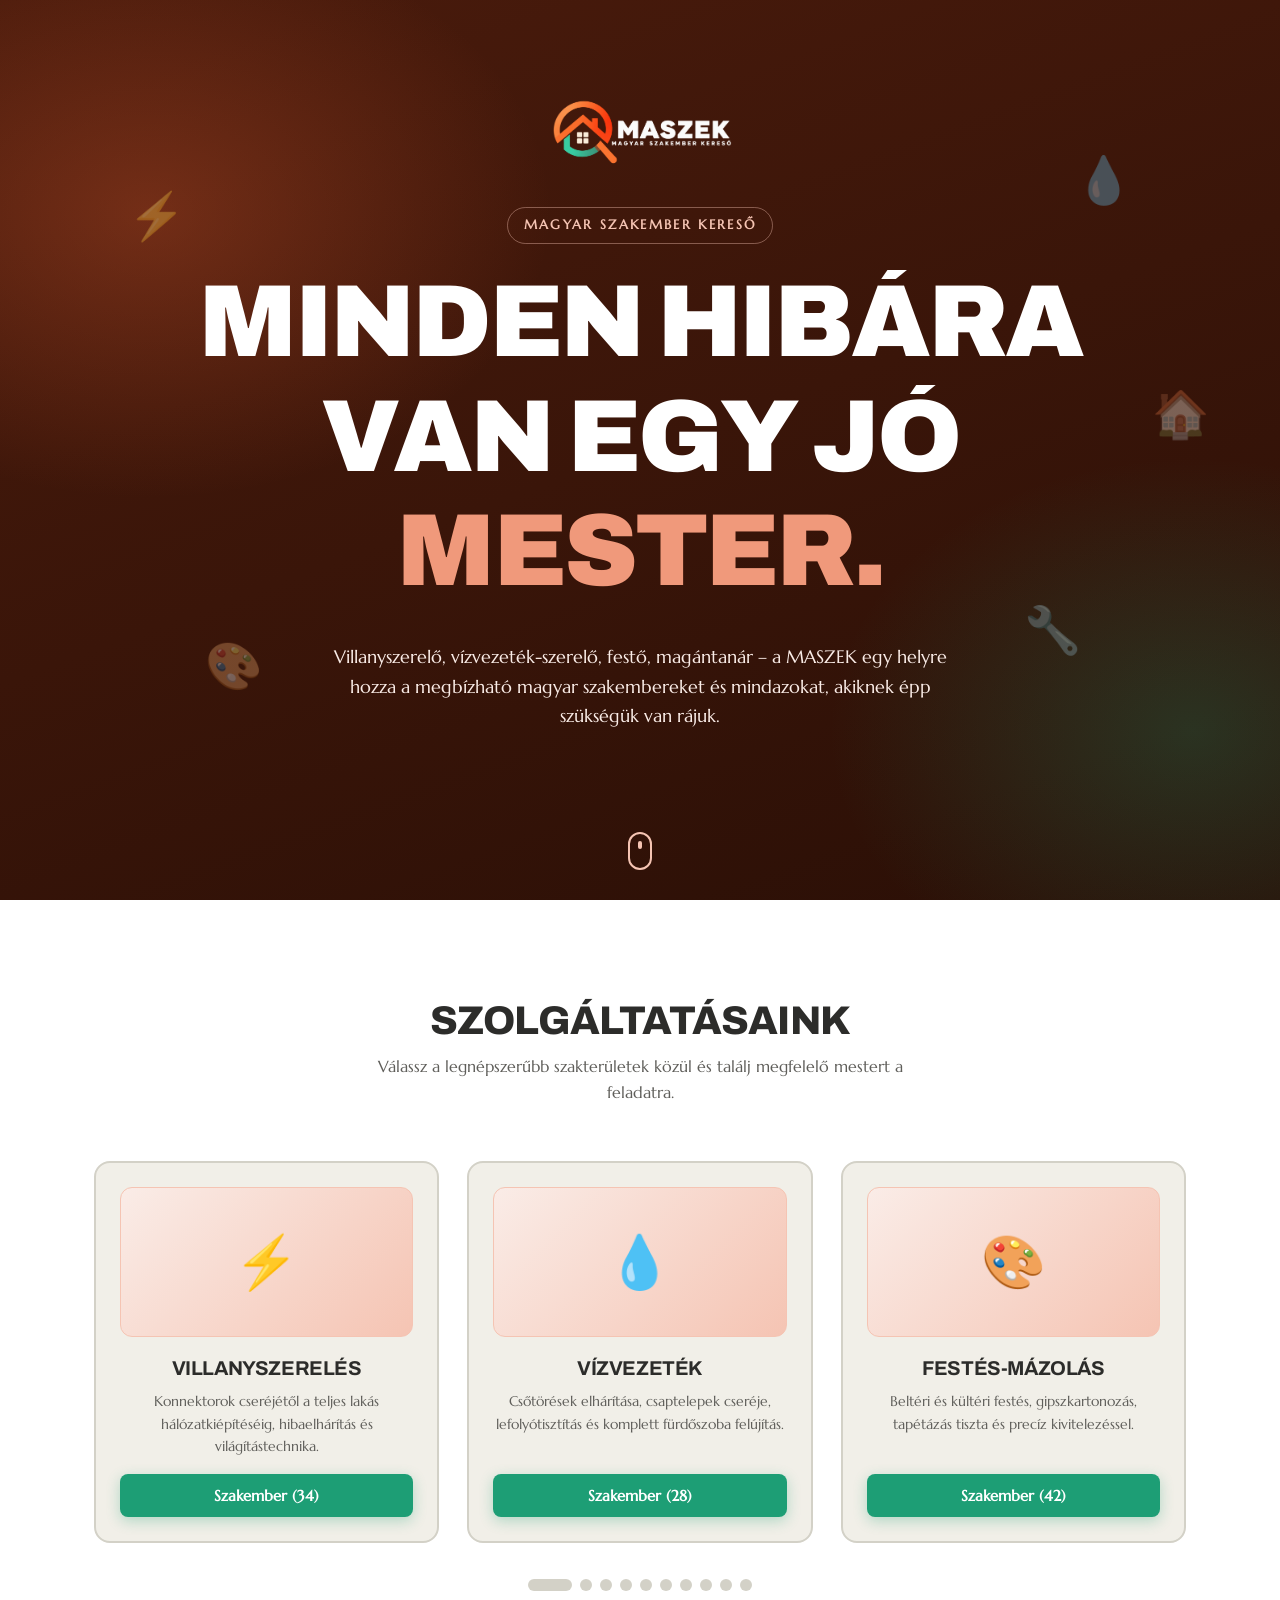
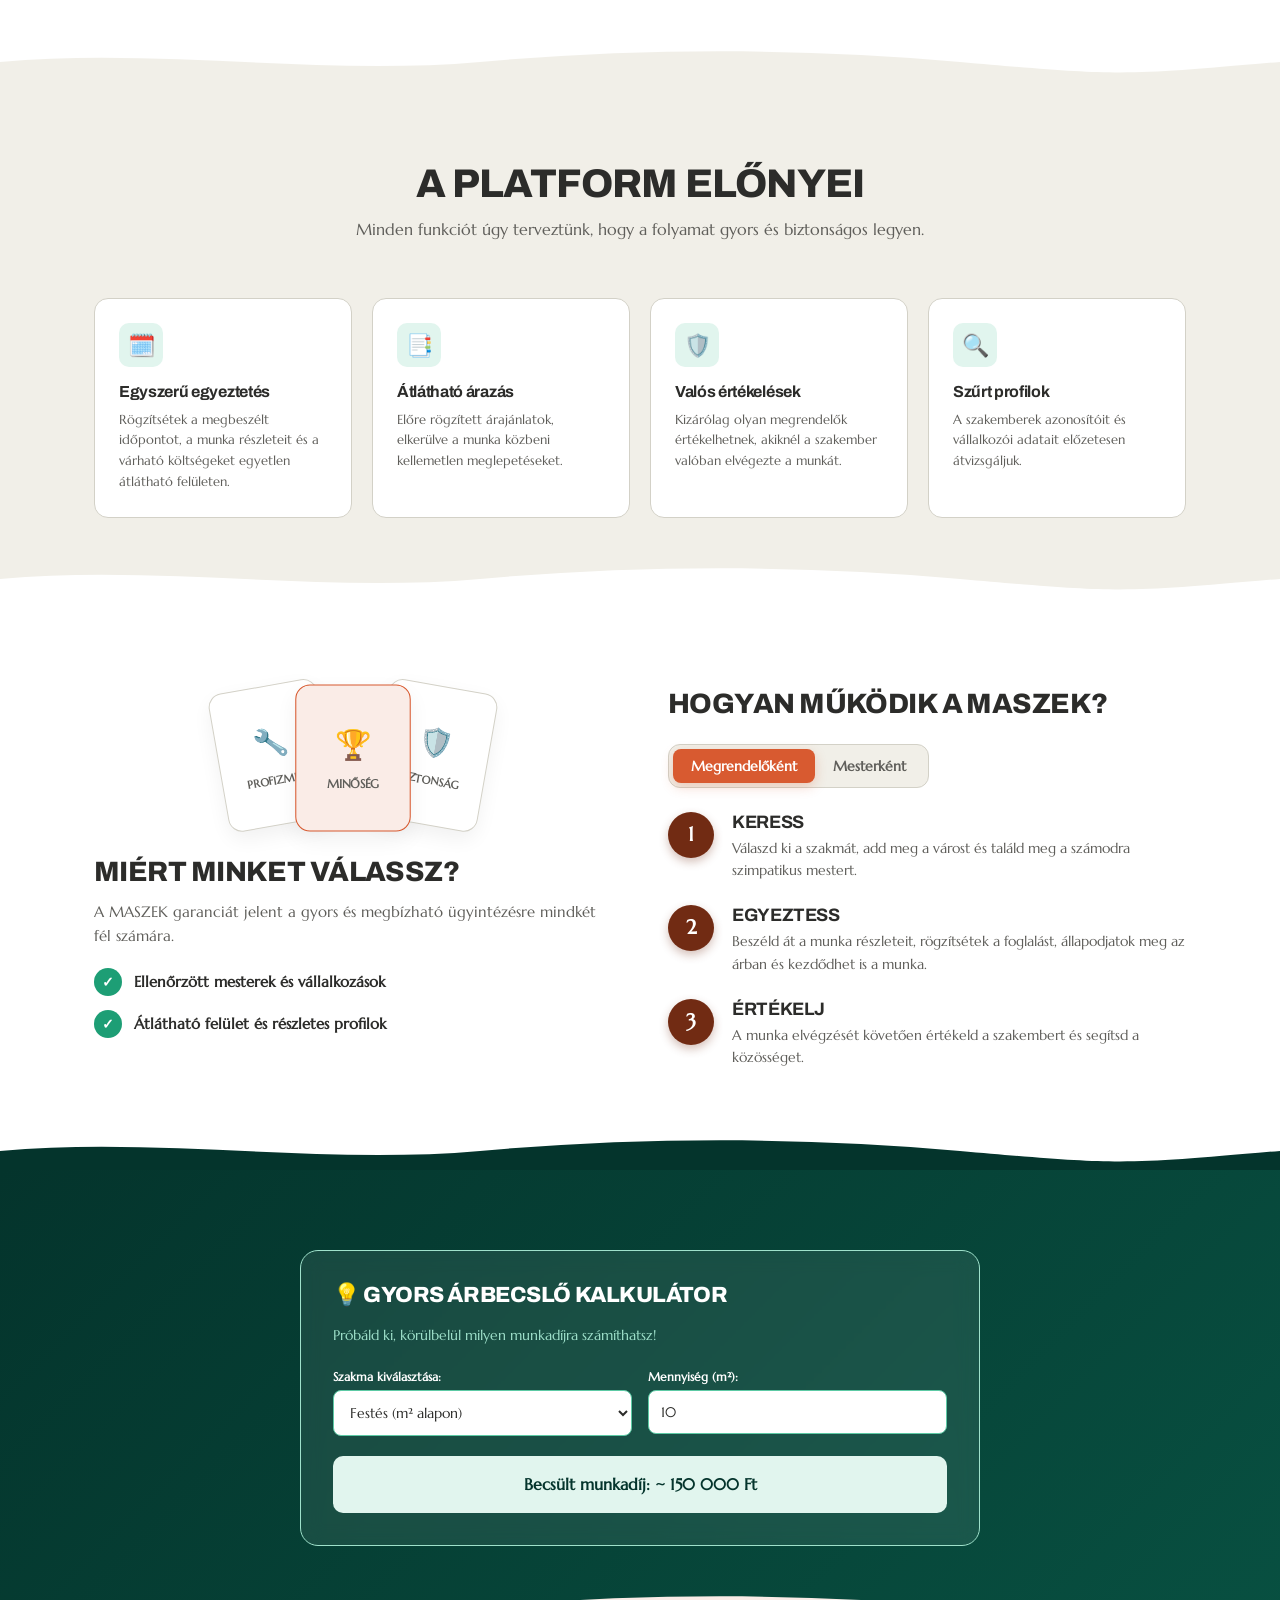
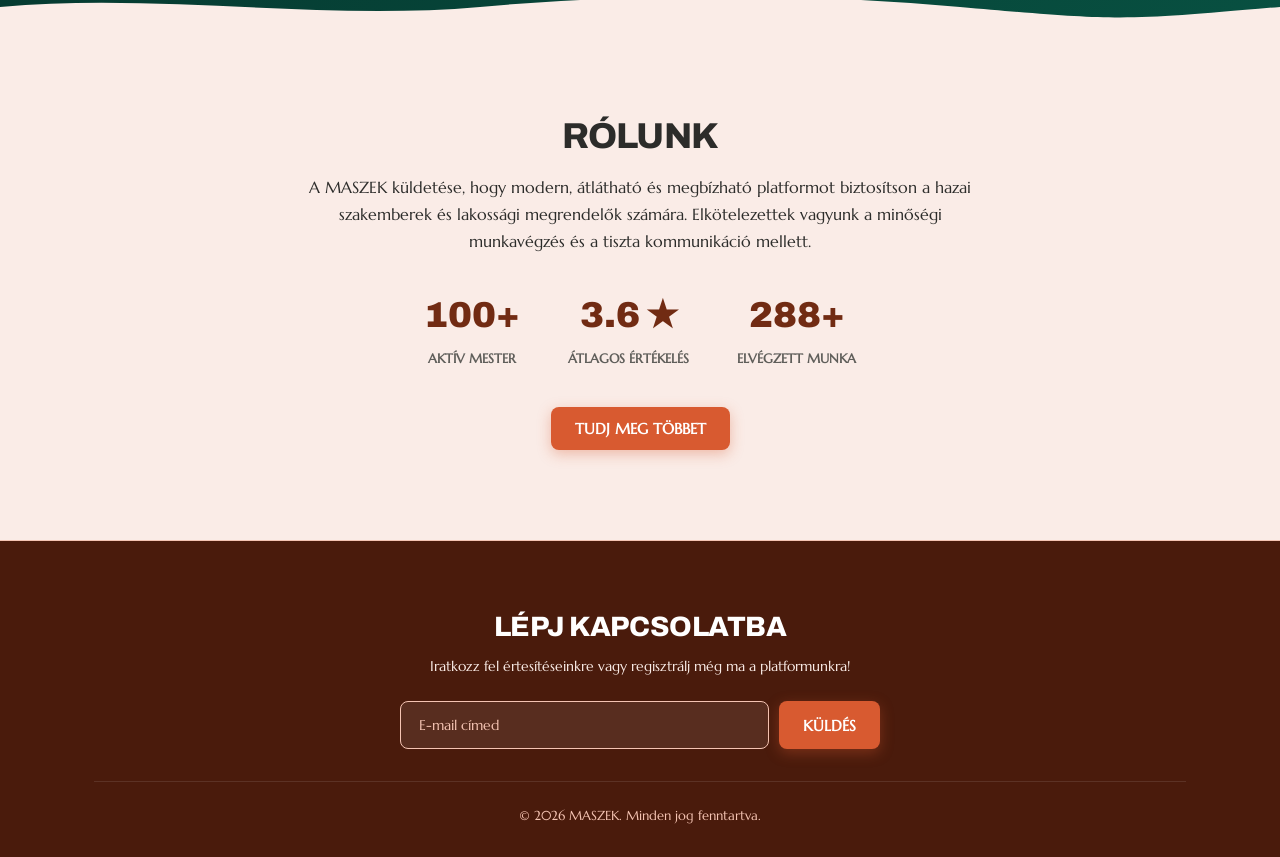
<file: index.html>
<!DOCTYPE html>
<html lang="hu">
<head>
    <meta charset="UTF-8">
    <meta name="viewport" content="width=device-width, initial-scale=1.0, viewport-fit=cover">
    <title>MASZEK</title>
    <link rel="icon" type="image/png" href="assets/image/maszek_logo.svg">
    <script>
        (function () {
            var r = document.documentElement, f = '';
            try { f = sessionStorage.getItem('maszek_pt') || ''; sessionStorage.removeItem('maszek_pt'); } catch (e) {}
            if (f) {
                r.classList.add('pt-arrive');
                if (f === 'back') r.classList.add('pt-back');
                setTimeout(function () { r.classList.add('pt-go', 'pt-done'); }, 4000);
            }
        })();
        document.documentElement.classList.add('js');
        if (!document.documentElement.classList.contains('pt-arrive')) {
            document.documentElement.classList.add('is-covered');
        }
        setTimeout(function () {
            if (!document.documentElement.classList.contains('js-ready')) {
                document.documentElement.classList.remove('js', 'is-covered');
            }
        }, 3000);
    </script>
    <link rel="stylesheet" href="assets/style/style.css">
    <link rel="stylesheet" href="assets/style/transition.css">
    <link rel="stylesheet" href="assets/style/standby.css">
</head>
<body>
    <div class="pt" id="pt" aria-hidden="true">
        <div class="pt-inner">
            <img class="pt-logo" src="assets/image/maszek_fullLogo.png" alt="">
            <span class="pt-bar"></span>
        </div>
    </div>
    <div class="scroll-progress" aria-hidden="true"></div>
    <div class="cover" id="cover" role="region" aria-label="Üdvözlő képernyő">
        <div class="cover-icons" aria-hidden="true">
            <span style="--x:10%;--y:20%;--d:0s">⚡</span>
            <span style="--x:84%;--y:16%;--d:1.2s">💧</span>
            <span style="--x:16%;--y:70%;--d:2.1s">🎨</span>
            <span style="--x:80%;--y:66%;--d:0.7s">🔧</span>
            <span style="--x:90%;--y:42%;--d:1.8s">🏠</span>
        </div>
        <div class="cover-inner">
            <img class="cover-logo" src="assets/image/maszek_fullLogo.png" alt="MASZEK">
            <span class="cover-eyebrow">Magyar Szakember Kereső</span>
            <h2 class="cover-title" aria-label="Minden hibára van egy jó mester.">
                <span class="word" aria-hidden="true" style="--w:0"><span>Minden</span></span>
                <span class="word" aria-hidden="true" style="--w:1"><span>hibára</span></span>
                <span class="word" aria-hidden="true" style="--w:2"><span>van</span></span>
                <span class="word" aria-hidden="true" style="--w:3"><span>egy</span></span>
                <span class="word" aria-hidden="true" style="--w:4"><span>jó</span></span>
                <span class="word" aria-hidden="true" style="--w:5"><span><em>mester.</em></span></span>
            </h2>
            <p class="cover-sub">Villanyszerelő, vízvezeték-szerelő, festő, magántanár – a MASZEK egy helyre hozza a megbízható magyar szakembereket és mindazokat, akiknek épp szükségük van rájuk.</p>
        </div>
        <button class="scroll-hint" type="button" aria-label="Görgess a továbbiakért">
            <span class="mouse" aria-hidden="true"></span>
        </button>
    </div>
    <header class="topbar">
        <div class="wrap">
            <div class="brand">
                <a href="#" class="brand-mark" aria-label="MASZEK Főoldal">
                    <img class="logo-full" src="assets/image/maszek_fullLogo.png" alt="MASZEK Főoldal">
                    <img class="logo-mark" src="assets/image/maszek_logo.svg" alt="">
                </a>
            </div>
            <nav class="nav-links" aria-label="Fő navigáció">
                <a href="#szolgaltatasok" aria-label="Szolgáltatások">
                    <svg class="ico" viewBox="0 0 24 24" fill="none" stroke="currentColor" stroke-width="2" stroke-linecap="round" stroke-linejoin="round" aria-hidden="true"><rect x="3" y="3" width="7" height="7" rx="1.5"/><rect x="14" y="3" width="7" height="7" rx="1.5"/><rect x="3" y="14" width="7" height="7" rx="1.5"/><rect x="14" y="14" width="7" height="7" rx="1.5"/></svg>
                    <span class="nav-label">Szolgáltatások</span>
                </a>
                <a href="#funkciok" aria-label="Funkciók">
                    <svg class="ico" viewBox="0 0 24 24" fill="none" stroke="currentColor" stroke-width="2" stroke-linecap="round" stroke-linejoin="round" aria-hidden="true"><path d="M12 3l2.6 5.6 6.1.7-4.5 4.2 1.2 6L12 16.5l-5.4 3 1.2-6L3.3 9.3l6.1-.7z"/></svg>
                    <span class="nav-label">Funkciók</span>
                </a>
                <a href="#folyamat" aria-label="Folyamat">
                    <svg class="ico" viewBox="0 0 24 24" fill="none" stroke="currentColor" stroke-width="2" stroke-linecap="round" stroke-linejoin="round" aria-hidden="true"><path d="M9 6h11M9 12h11M9 18h11M4 6h.01M4 12h.01M4 18h.01"/></svg>
                    <span class="nav-label">Folyamat</span>
                </a>
                <a href="#kalkulator" aria-label="Árkalkulátor">
                    <svg class="ico" viewBox="0 0 24 24" fill="none" stroke="currentColor" stroke-width="2" stroke-linecap="round" stroke-linejoin="round" aria-hidden="true"><rect x="5" y="3" width="14" height="18" rx="2"/><path d="M8 7h8M8 12h.01M12 12h.01M16 12h.01M8 16h.01M12 16h.01M16 16h.01"/></svg>
                    <span class="nav-label">Árkalkulátor</span>
                </a>
                <a href="#rolunk" aria-label="Rólunk">
                    <svg class="ico" viewBox="0 0 24 24" fill="none" stroke="currentColor" stroke-width="2" stroke-linecap="round" stroke-linejoin="round" aria-hidden="true"><circle cx="12" cy="12" r="9"/><path d="M12 11v5M12 8h.01"/></svg>
                    <span class="nav-label">Rólunk</span>
                </a>
            </nav>
            <div class="auth-btns">
                <button class="btn btn-outline" data-go="registration.html#belepes" aria-label="Bejelentkezés">
                    <svg class="ico" viewBox="0 0 24 24" fill="none" stroke="currentColor" stroke-width="2" stroke-linecap="round" stroke-linejoin="round" aria-hidden="true"><circle cx="12" cy="8" r="4"/><path d="M4 21c0-4 3.6-6 8-6s8 2 8 6"/></svg>
                    <span class="btn-label">Bejelentkezés</span>
                </button>
                <button class="btn btn-primary" data-go="registration.html#regisztracio" aria-label="Regisztráció">
                    <svg class="ico" viewBox="0 0 24 24" fill="none" stroke="currentColor" stroke-width="2" stroke-linecap="round" stroke-linejoin="round" aria-hidden="true"><circle cx="9" cy="8" r="4"/><path d="M2 21c0-4 3-6 7-6s7 2 7 6M19 8v6M16 11h6"/></svg>
                    <span class="btn-label">Regisztráció</span>
                </button>
            </div>
        </div>
    </header>
    <section class="hero" id="hero">
        <div class="wrap">
            <h1>SZAKEMBER KERESŐ <span>PLATFORM</span></h1>
            <p class="hero-sub"><b>Megbízható szakembert keresel? Találd meg egyszerűen, gyorsan és biztonságosan!</b> Böngéssz a különböző területek szakemberei között, hasonlítsd össze a lehetőségeket, és találd meg azt, aki a legjobban illik az igényeidhez.</p>
            <div class="hero-search-wrap" id="heroSearch">
                <div class="search-input">
                    <span>🔍</span>
                    <input type="text" id="searchInput" autocomplete="off" role="combobox" aria-expanded="false" aria-controls="searchSuggest" placeholder="Milyen szakembert keresel? (pl. villanyszerelő, festő, stb.)">
                </div>
                <button class="btn btn-primary" type="button" id="searchBtn">Keresés</button>
                <div class="search-suggest" id="searchSuggest" role="listbox" aria-label="Javasolt szakemberek"></div>
            </div>
            <div class="search-results" id="searchResults" aria-live="polite">
                <div class="sr-inner" id="srInner"></div>
            </div>
            <div class="hero-cta">
                <button class="btn btn-teal" type="button" id="startBtn">VÁGJUNK BELE</button>
            </div>
            <div class="platform-preview-grid">
                <div class="preview-card">
                    <span class="badge">1. lépés: Keresés & kapcsolat</span>
                    <strong style="display: block; margin-top: 4px;">Megkeresem a jó szakembert</strong>
                    <div class="chat-bubble">
                        "Szia! Villanyszerelőt keresek 3 új konnektor kiépítéséhez. Mikor tudnál jönni?"
                    </div>
                </div>
                <div class="preview-card">
                    <span class="badge" style="background-color: var(--terrakotta-base);">2. lépés: Egyeztetés</span>
                    <strong style="display: block; margin-top: 4px;">Rögzítjük az időpontot és az árat</strong>
                    <div style="background: rgba(0,0,0,0.2); border: 1px dashed var(--terrakotta-light); border-radius: 10px; padding: 10px; margin-top: 10px; font-size: 13px;">
                    <div style="display: flex; justify-content: space-between; margin-bottom: 4px;">
                        <span style="color: var(--terrakotta-soft);">Időpont:</span>
                        <strong>Csütörtök, 14:00</strong>
                    </div>
                    <div style="display: flex; justify-content: space-between;">
                        <span style="color: var(--terrakotta-soft);">Várható munkadíj:</span>
                        <strong style="color: var(--teal-light);">25 000 Ft</strong>
                    </div>
                    </div>
                </div>
                <div class="preview-card">
                    <span class="badge" style="background-color: var(--terrakotta-mid);">3. lépés: Értékelés</span>
                    <strong style="display: block; margin-top: 4px;">Elkészült a munka, értékelem</strong>
                    <p style="font-size: 13px; color: var(--terrakotta-soft); margin-top: 8px;">
                        "Gyorsan kiérkezett, tiszta munkát végzett és pontosan annyit kért, amennyiben megegyeztünk!"
                    </p>
                    <div style="margin-top: 8px; color: #FFD700; font-size: 14px; font-weight: bold;">
                        ★★★★★ <span style="color: #FFF; font-size: 12px; margin-left: 6px;">5.0 / 5.0</span>
                    </div>
                </div>
            </div>
        </div>
    </section>
    <section class="services-section" id="szolgaltatasok">
        <div class="wrap">
            <div class="section-title-wrap" data-reveal>
                <h2>SZOLGÁLTATÁSAINK</h2>
                <p>Válassz a legnépszerűbb szakterületek közül és találj megfelelő mestert a feladatra.</p>
            </div>
            <div class="services-grid" id="servicesGrid" data-stagger>
                <div class="service-card">
                    <div>
                        <div class="service-img-placeholder">⚡</div>
                        <h3>VILLANYSZERELÉS</h3>
                        <p>Konnektorok cseréjétől a teljes lakás hálózatkiépítéséig, hibaelhárítás és világítástechnika.</p>
                    </div>
                    <button class="btn btn-teal" style="width: 100%;">Szakember (34)</button>
                </div>
                <div class="service-card">
                    <div>
                        <div class="service-img-placeholder">💧</div>
                        <h3>VÍZVEZETÉK</h3>
                        <p>Csőtörések elhárítása, csaptelepek cseréje, lefolyótisztítás és komplett fürdőszoba felújítás.</p>
                    </div>
                    <button class="btn btn-teal" style="width: 100%;">Szakember (28)</button>
                </div>
                <div class="service-card">
                    <div>
                        <div class="service-img-placeholder">🎨</div>
                        <h3>FESTÉS-MÁZOLÁS</h3>
                        <p>Beltéri és kültéri festés, gipszkartonozás, tapétázás tiszta és precíz kivitelezéssel.</p>
                    </div>
                    <button class="btn btn-teal" style="width: 100%;">Szakember (42)</button>
                </div>
            </div>
        </div>
    </section>
    <section class="features-section" id="funkciok">
        <div class="wrap">
            <div class="section-title-wrap" data-reveal>
                <h2>A PLATFORM ELŐNYEI</h2>
                <p>Minden funkciót úgy terveztünk, hogy a folyamat gyors és biztonságos legyen.</p>
            </div>
            <div class="features-grid" data-stagger>
                <div class="feature-box">
                    <div class="feature-icon">🗓️</div>
                    <h4>Egyszerű egyeztetés</h4>
                    <p>Rögzítsétek a megbeszélt időpontot, a munka részleteit és a várható költségeket egyetlen átlátható felületen.</p>
                </div>
                <div class="feature-box">
                    <div class="feature-icon">📑</div>
                    <h4>Átlátható árazás</h4>
                    <p>Előre rögzített árajánlatok, elkerülve a munka közbeni kellemetlen meglepetéseket.</p>
                </div>
                <div class="feature-box">
                    <div class="feature-icon">🛡️</div>
                    <h4>Valós értékelések</h4>
                    <p>Kizárólag olyan megrendelők értékelhetnek, akiknél a szakember valóban elvégezte a munkát.</p>
                </div>
                <div class="feature-box">
                    <div class="feature-icon">🔍</div>
                    <h4>Szűrt profilok</h4>
                    <p>A szakemberek azonosítóit és vállalkozói adatait előzetesen átvizsgáljuk.</p>
                </div>
            </div>
        </div>
    </section>
    <section class="split-section" id="folyamat">
        <div class="wrap split-grid">
            <div class="why-us-content">
                <div class="why-us-visual" data-reveal="zoom">
                    <div class="stacked-card">🔧<span>Profizmus</span></div>
                    <div class="stacked-card">🏆<span>Minőség</span></div>
                    <div class="stacked-card">🛡️<span>Biztonság</span></div>
                </div>
                <h2 data-reveal="left">MIÉRT MINKET VÁLASSZ?</h2>
                <p data-reveal="left">A MASZEK garanciát jelent a gyors és megbízható ügyintézésre mindkét fél számára.</p>
                <ul class="checklist" data-stagger="left">
                    <li><span class="check-icon">✓</span> Ellenőrzött mesterek és vállalkozások</li>
                    <li><span class="check-icon">✓</span> Átlátható felület és részletes profilok</li>
                    <li><span class="check-icon">✓</span> Széles választék a környéked szakembereiből</li>
                </ul>
            </div>
            <div class="process-content">
                <h2 data-reveal="right">HOGYAN MŰKÖDIK A MASZEK?</h2>
                <div class="role-toggle-wrap" data-reveal="right">
                    <button class="role-btn active" onclick="switchRole('user')">Megrendelőként</button>
                    <button class="role-btn" onclick="switchRole('master')">Mesterként</button>
                </div>
                <div class="process-steps role-view active" id="view-user" data-stagger="right">
                    <div class="process-step">
                        <div class="step-number">1</div>
                        <div class="step-text">
                            <h3>KERESS</h3>
                            <p>Válaszd ki a szakmát, add meg a várost és találd meg a számodra szimpatikus mestert.</p>
                        </div>
                    </div>
                    <div class="process-step">
                        <div class="step-number">2</div>
                        <div class="step-text">
                            <h3>EGYEZTESS</h3>
                            <p>Beszéld át a munka részleteit, rögzítsétek a foglalást, állapodjatok meg az árban és kezdődhet is a munka.</p>
                        </div>
                    </div>
                    <div class="process-step">
                        <div class="step-number">3</div>
                        <div class="step-text">
                            <h3>ÉRTÉKELJ</h3>
                            <p>A munka elvégzését követően értékeld a szakembert és segítsd a közösséget.</p>
                        </div>
                    </div>
                </div>
                <div class="process-steps role-view" id="view-master" data-stagger="right">
                    <div class="process-step">
                        <div class="step-number">1</div>
                        <div class="step-text">
                            <h3>REGISZTRÁLJ</h3>
                            <p>Hozd létre a szakmai profilodat, add meg a szakterületedet és a vállalási körzetedet.</p>
                        </div>
                    </div>
                    <div class="process-step">
                        <div class="step-number">2</div>
                        <div class="step-text">
                            <h3>FOGADD A MEGBÍZÁSOKAT</h3>
                            <p>Vedd fel a kapcsolatot a megrendelőkkel, egyeztesd a feladat helyszínét és végezd el a munkát.</p>
                        </div>
                    </div>
                    <div class="process-step">
                        <div class="step-number">3</div>
                        <div class="step-text">
                            <h3>ÉPÍTS KARRIERT</h3>
                            <p>Gyűjtsd a jó értékeléseket minden sikeres munka után, és szerezz folyamatosan új ügyfeleket.</p>
                        </div>
                    </div>
                </div>
            </div>
        </div>
    </section>
    <section class="calculator-section" id="kalkulator">
        <div class="wrap">
            <div class="calc-card" data-reveal="zoom">
                <h3>💡 GYORS ÁRBECSLŐ KALKULÁTOR</h3>
                <p style="color:var(--teal-light); font-size:14px; margin-bottom:20px;">Próbáld ki, körülbelül milyen munkadíjra számíthatsz!</p>
                <div class="calc-grid">
                    <div class="calc-field">
                        <label style="font-size:12px; font-weight:700; display:block; margin-bottom:4px; color:#FFF;">Szakma kiválasztása:</label>
                        <select id="calcTrade" onchange="updateCalc()">
                            <option value="15000">Festés (m² alapon)</option>
                            <option value="25000">Villanyszerelés (kiállás alapon)</option>
                            <option value="30000">Vízvezeték (pont alapon)</option>
                        </select>
                    </div>
                    <div class="calc-field">
                        <label id="calcUnitLabel" style="font-size:12px; font-weight:700; display:block; margin-bottom:4px; color:#FFF;">Mennyiség (db / m²):</label>
                        <input type="number" id="calcAmount" value="10" min="1" oninput="updateCalc()">
                    </div>
                </div>
                <div class="calc-result" id="calcOutput">
                    Becsült munkadíj: ~ 150 000 Ft
                </div>
            </div>
        </div>
    </section>
    <section class="about-section" id="rolunk">
        <div class="wrap about-content">
            <h2 data-reveal>RÓLUNK</h2>
            <p data-reveal>A MASZEK küldetése, hogy modern, átlátható és megbízható platformot biztosítson a hazai szakemberek és lakossági megrendelők számára. Elkötelezettek vagyunk a minőségi munkavégzés és a tiszta kommunikáció mellett.</p>
            <div class="stats-row" data-stagger="zoom">
                <div class="stat-item"><b>120+</b><span>AKTÍV MESTER</span></div>
                <div class="stat-item"><b>4.9 ★</b><span>ÁTLAGOS ÉRTÉKELÉS</span></div>
                <div class="stat-item"><b>500+</b><span>ELVÉGZETT MUNKA</span></div>
            </div>
            <button class="btn btn-primary" type="button" data-reveal onclick="openModal('about')" aria-haspopup="dialog" aria-controls="modal-about">TUDJ MEG TÖBBET</button>
        </div>
    </section>
    <footer id="kapcsolat">
        <div class="wrap">
            <h2 data-reveal>LÉPJ KAPCSOLATBA</h2>
            <p data-reveal>Iratkozz fel értesítéseinkre vagy regisztrálj még ma a platformunkra!</p>
            <form class="footer-form" data-reveal>
                <input type="email" placeholder="E-mail címed" required>
                <button type="submit" class="btn btn-primary">KÜLDÉS</button>
            </form>
            <div class="footer-bottom" data-reveal>
                © 2026 MASZEK. Minden jog fenntartva.
            </div>
         </div>
    </footer>
    <div class="modal" id="modal-about" role="dialog" aria-modal="true" aria-labelledby="modal-about-title" hidden>
        <div class="modal-dialog">
            <button class="modal-close" type="button" data-close aria-label="Bezárás">✕</button>

            <span class="modal-eyebrow" data-m style="--m:0">Magyar Szakember Kereső</span>
            <h2 id="modal-about-title" data-m style="--m:1">MI IS AZ A MASZEK?</h2>
            <p class="modal-lead" data-m style="--m:2">
                Egy helyre hozzuk a magyar szakembereket, mestereket, magántanárokat és induló kisvállalkozásokat.
                Néhány kattintással megtalálhatod a számodra megfelelőt – akár térképen is –, a munkakérelem,
                az ajánlatadás és a foglalás pedig könnyen és problémamentesen zajlik.
            </p>

            <h3 class="modal-section-title" data-m style="--m:3">Miben vagyunk mások?</h3>
            <div class="modal-grid">
                <div class="modal-item" data-m style="--m:4">
                    <div class="modal-icon">🗺️</div>
                    <div><h4>Térképes keresés</h4><p>Földrajzi helyzet alapján találd meg a megyédben vagy a környékeden dolgozó specialistákat.</p></div>
                </div>
                <div class="modal-item" data-m style="--m:5">
                    <div class="modal-icon">💬</div>
                    <div><h4>Szöveges értékelések</h4><p>Nem csak csillagok: a korábbi megrendelők részletes véleményét is elolvashatod.</p></div>
                </div>
                <div class="modal-item" data-m style="--m:6">
                    <div class="modal-icon">🧰</div>
                    <div><h4>Sokféle szakma</h4><p>Burkolók, villanyszerelők és kőművesek mellett magántanárok, kisebb vállalkozások is helyet kapnak.</p></div>
                </div>
                <div class="modal-item" data-m style="--m:7">
                    <div class="modal-icon">👛</div>
                    <div><h4>Virtuális tárca</h4><p>Nem a helyszínen kell a fizetéssel bajlódni, az könnyedén a weboldalon is megtörténhet.</p></div>
                </div>
                <div class="modal-item" data-m style="--m:8">
                    <div class="modal-icon">📅</div>
                    <div><h4>Naptár a mestereknek</h4><p>Az elvállalt munkák egy átlátható felületen, naptárban rendszerezhetők.</p></div>
                </div>
                <div class="modal-item" data-m style="--m:9">
                    <div class="modal-icon">🛡️</div>
                    <div><h4>Admin felügyelet</h4><p>Egy admin felület köti össze a két oldalt, és az egész platform biztonságát kezeli.</p></div>
                </div>
            </div>

            <div class="modal-note" data-m style="--m:10">
                <strong>Átlátható díjazás.</strong>
                A mesterek kevés díj fejében hirdethetik magukat: az elvégzett munka végösszegéből egy kisebb rész az oldal
                fenntartására megy, a hirdetés pedig a megjelenéstől számított hatodik hónaptól díjköteles.
            </div>
            <div class="modal-actions" data-m style="--m:13">
                <button class="btn btn-primary" type="button" data-close data-goto="#kapcsolat">Lépj kapcsolatba</button>
                <button class="btn btn-ghost" type="button" data-close>Bezárás</button>
            </div>
        </div>
    </div>

    <div class="modal" id="modal-gate" role="dialog" aria-modal="true" aria-labelledby="gate-title" hidden>
        <div class="modal-dialog gate-dialog">
            <button class="modal-close" type="button" data-close aria-label="Bezárás">✕</button>

            <div class="gate-art" data-m style="--m:0" aria-hidden="true">
                <svg class="gate-ring" viewBox="0 0 120 120"><circle cx="60" cy="60" r="56"/></svg>
                <svg class="gate-lock" viewBox="0 0 48 48">
                    <path class="gate-shackle" d="M16 21v-6a8 8 0 0 1 16 0v6"/>
                    <rect x="10" y="21" width="28" height="21" rx="5"/>
                    <circle cx="24" cy="30" r="2.6"/>
                    <path d="M24 32.5v4.5"/>
                </svg>
                <i class="gate-float" style="--x:4%;--y:20%;--fd:0s">🔧</i>
                <i class="gate-float" style="--x:84%;--y:14%;--fd:1.2s">⚡</i>
                <i class="gate-float" style="--x:90%;--y:64%;--fd:0.6s">🎨</i>
                <i class="gate-float" style="--x:2%;--y:68%;--fd:1.8s">💧</i>
            </div>

            <span class="modal-eyebrow" id="gate-eyebrow" data-m style="--m:1">Vágjunk bele!</span>
            <h2 id="gate-title" data-m style="--m:2">Lépj be a folytatáshoz</h2>
            <p class="gate-text" id="gate-text" data-m style="--m:3"></p>
            <div class="gate-chip" id="gate-chip" data-m style="--m:4" hidden></div>
            <div class="gate-actions" data-m style="--m:5">
                <button class="btn btn-primary" type="button" data-go="registration.html#belepes">Bejelentkezés</button>
                <button class="btn btn-teal" type="button" data-go="registration.html#regisztracio">Regisztráció</button>
            </div>
            <p class="gate-note" data-m style="--m:6">A regisztráció ingyenes és csak egy percet vesz igénybe.</p>
        </div>
    </div>

    <script src="assets/script/transition.js"></script>
    <script src="assets/script/standby.js"></script>
    <script src="assets/script/script.js"></script>
</body>
</html>
</file>
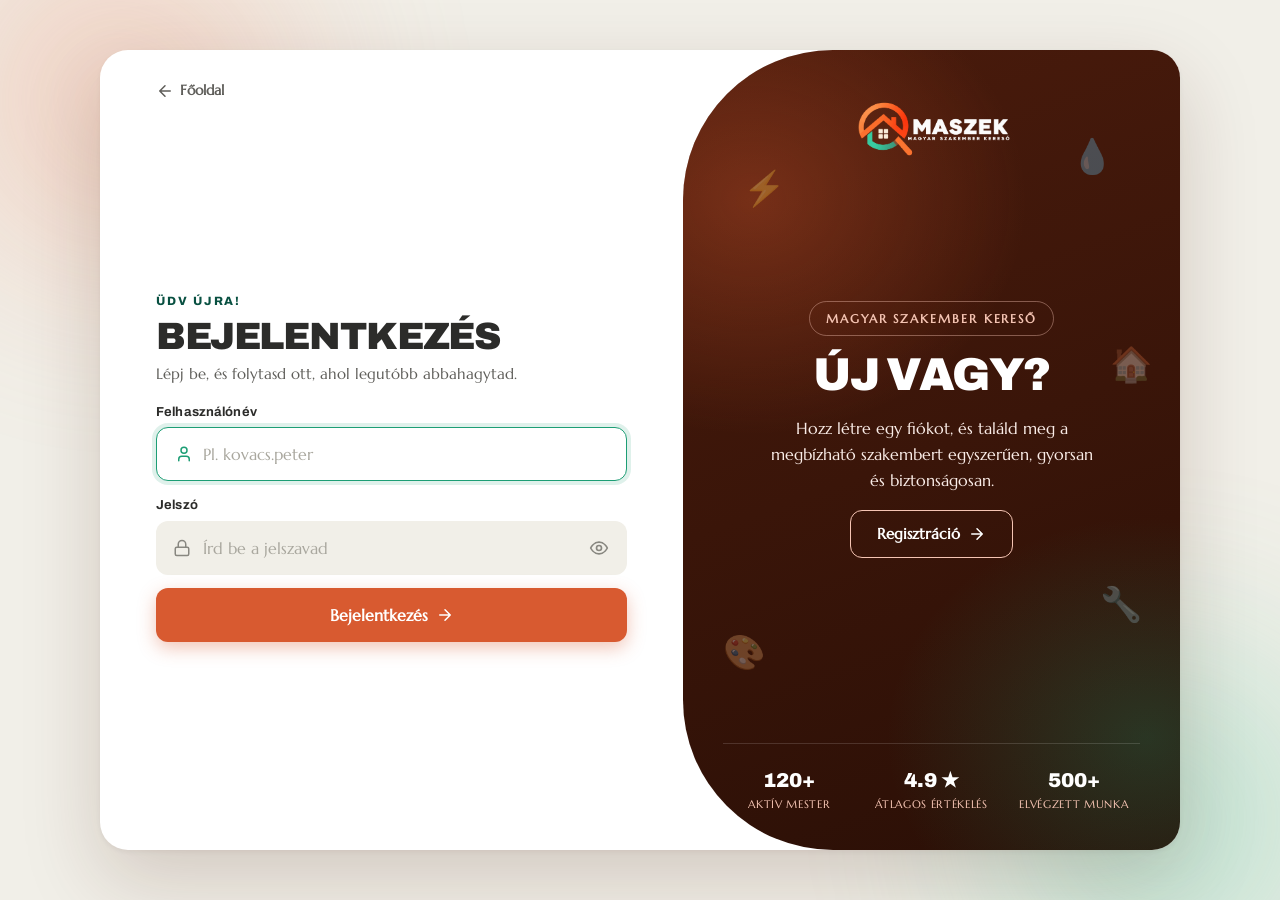
<file: registration.html>
<!DOCTYPE html>
<html lang="hu">
<head>
    <meta charset="UTF-8">
    <meta name="viewport" content="width=device-width, initial-scale=1.0, viewport-fit=cover">
    <meta name="theme-color" content="#712B13">
    <title>Belépés és regisztráció – MASZEK</title>
    <link rel="icon" type="image/png" href="assets/image/maszek_logo.svg">
    <script>
        (function () {
            var r = document.documentElement, f = '';
            try { f = sessionStorage.getItem('maszek_pt') || ''; sessionStorage.removeItem('maszek_pt'); } catch (e) {}
            if (f) {
                r.classList.add('pt-arrive');
                if (f === 'back') r.classList.add('pt-back');
                setTimeout(function () { r.classList.add('pt-go', 'pt-done'); }, 4000);
            }
            try { if (localStorage.getItem('maszek_munkamenet')) r.classList.add('is-auth'); } catch (e) {}
        })();
    </script>
    <link rel="stylesheet" href="assets/style/registration.css">
    <link rel="stylesheet" href="assets/style/transition.css">
    <link rel="stylesheet" href="assets/style/standby.css">
</head>
<body>
    <div class="pt" id="pt" aria-hidden="true">
        <div class="pt-inner">
            <img class="pt-logo" src="assets/image/maszek_fullLogo.png" alt="">
            <span class="pt-bar"></span>
        </div>
    </div>

    <svg width="0" height="0" style="position:absolute" aria-hidden="true" focusable="false">
        <defs>
            <symbol id="i-user" viewBox="0 0 24 24"><path d="M19 21v-2a4 4 0 0 0-4-4H9a4 4 0 0 0-4 4v2"/><circle cx="12" cy="7" r="4"/></symbol>
            <symbol id="i-lock" viewBox="0 0 24 24"><rect x="3" y="11" width="18" height="11" rx="2"/><path d="M7 11V7a5 5 0 0 1 10 0v4"/></symbol>
            <symbol id="i-calendar" viewBox="0 0 24 24"><rect x="3" y="4" width="18" height="18" rx="2"/><path d="M16 2v4M8 2v4M3 10h18"/></symbol>
            <symbol id="i-pin" viewBox="0 0 24 24"><path d="M20 10c0 6-8 12-8 12s-8-6-8-12a8 8 0 0 1 16 0Z"/><circle cx="12" cy="10" r="3"/></symbol>
            <symbol id="i-phone" viewBox="0 0 24 24"><path d="M22 16.92v3a2 2 0 0 1-2.18 2 19.79 19.79 0 0 1-8.63-3.07 19.5 19.5 0 0 1-6-6 19.79 19.79 0 0 1-3.07-8.67A2 2 0 0 1 4.11 2h3a2 2 0 0 1 2 1.72 12.84 12.84 0 0 0 .7 2.81 2 2 0 0 1-.45 2.11L8.09 9.91a16 16 0 0 0 6 6l1.27-1.27a2 2 0 0 1 2.11-.45 12.84 12.84 0 0 0 2.81.7A2 2 0 0 1 22 16.92z"/></symbol>
            <symbol id="i-mail" viewBox="0 0 24 24"><rect x="2" y="4" width="20" height="16" rx="2"/><path d="m22 7-10 6L2 7"/></symbol>
            <symbol id="i-note" viewBox="0 0 24 24"><path d="M14 3H6a2 2 0 0 0-2 2v14a2 2 0 0 0 2 2h12a2 2 0 0 0 2-2V9z"/><path d="M14 3v6h6M8 13h8M8 17h5"/></symbol>
            <symbol id="i-eye" viewBox="0 0 24 24"><path d="M2 12s3.5-7 10-7 10 7 10 7-3.5 7-10 7S2 12 2 12z"/><circle cx="12" cy="12" r="3"/></symbol>
            <symbol id="i-eye-off" viewBox="0 0 24 24"><path d="M9.88 9.88a3 3 0 1 0 4.24 4.24"/><path d="M10.73 5.08A10.43 10.43 0 0 1 12 5c7 0 10 7 10 7a13.16 13.16 0 0 1-1.67 2.68"/><path d="M6.61 6.61A13.526 13.526 0 0 0 2 12s3 7 10 7a9.74 9.74 0 0 0 5.39-1.61"/><line x1="2" x2="22" y1="2" y2="22"/></symbol>
            <symbol id="i-check" viewBox="0 0 24 24"><polyline points="20 6 9 17 4 12"/></symbol>
            <symbol id="i-alert" viewBox="0 0 24 24"><circle cx="12" cy="12" r="10"/><line x1="12" y1="8" x2="12" y2="12"/><line x1="12" y1="16" x2="12.01" y2="16"/></symbol>
            <symbol id="i-arrow-right" viewBox="0 0 24 24"><path d="M5 12h14M12 5l7 7-7 7"/></symbol>
            <symbol id="i-arrow-left" viewBox="0 0 24 24"><path d="M19 12H5M12 19l-7-7 7-7"/></symbol>
            <symbol id="i-close" viewBox="0 0 24 24"><path d="M18 6 6 18M6 6l12 12"/></symbol>
        </defs>
    </svg>

    <main class="shell is-booting" id="shell" data-mode="login">
        <section class="forms">
            <div class="form-view is-active" id="view-login" data-view="login">
                <div class="view-top rise" style="--i:0">
                    <a class="back-link" href="index.html" data-go="index.html" data-dir="back">
                        <svg class="ico"><use href="#i-arrow-left"/></svg> Főoldal
                    </a>
                    <button type="button" class="switch-link" data-switch="register">Nincs még fiókod? <b>Regisztráció</b></button>
                </div>

                <div class="view-body">
                    <header class="view-head rise" style="--i:1">
                        <p class="eyebrow">Üdv újra!</p>
                        <h1>Bejelentkezés</h1>
                        <p class="lead">Lépj be, és folytasd ott, ahol legutóbb abbahagytad.</p>
                    </header>

                    <form id="login-form" novalidate autocomplete="on">
                        <div class="form-alert" id="login-alert" role="alert" aria-live="assertive">
                            <div class="form-alert-inner">
                                <svg class="ico"><use href="#i-alert"/></svg>
                                <p id="login-alert-text"></p>
                                <button type="button" class="alert-action" id="login-alert-action" hidden>Regisztráció</button>
                            </div>
                        </div>

                        <div class="field rise" style="--i:2" data-field="fnev_be">
                            <label for="fnev_be">Felhasználónév</label>
                            <div class="control">
                                <svg class="ico lead-ico"><use href="#i-user"/></svg>
                                <input id="fnev_be" name="username" type="text" autocomplete="username" placeholder="Pl. kovacs.peter" autocapitalize="none" spellcheck="false">
                                <span class="state-ico ok"><svg><use href="#i-check"/></svg></span>
                                <span class="state-ico bad"><svg><use href="#i-alert"/></svg></span>
                            </div>
                            <div class="msg"><p></p></div>
                        </div>

                        <div class="field rise" style="--i:3" data-field="jelszo_be">
                            <label for="jelszo_be">Jelszó</label>
                            <div class="control">
                                <svg class="ico lead-ico"><use href="#i-lock"/></svg>
                                <input id="jelszo_be" name="password" type="password" autocomplete="current-password" placeholder="Írd be a jelszavad">
                                <button type="button" class="eye" data-eye="jelszo_be" aria-label="Jelszó megjelenítése" aria-pressed="false">
                                    <svg class="eye-on"><use href="#i-eye"/></svg>
                                    <svg class="eye-off"><use href="#i-eye-off"/></svg>
                                </button>
                            </div>
                            <div class="msg"><p></p></div>
                        </div>

                        <button type="submit" class="btn btn-primary btn-block rise" style="--i:4" id="login-submit">
                            <span class="btn-label">Bejelentkezés <svg class="ico"><use href="#i-arrow-right"/></svg></span>
                            <span class="btn-spinner" aria-hidden="true"></span>
                            <span class="btn-done" aria-hidden="true"><svg class="ico"><use href="#i-check"/></svg> Sikeres belépés</span>
                        </button>
                    </form>
                </div>
            </div>

            <div class="form-view" id="view-register" data-view="register" inert>
                <div class="view-top rise" style="--i:0">
                    <a class="back-link" href="index.html" data-go="index.html" data-dir="back">
                        <svg class="ico"><use href="#i-arrow-left"/></svg> Főoldal
                    </a>
                    <button type="button" class="switch-link" data-switch="login">Van már fiókod? <b>Bejelentkezés</b></button>
                </div>

                <div class="view-body">
                    <div class="reg-flow" id="reg-flow" data-step="1">
                        <header class="view-head rise" style="--i:1">
                            <p class="eyebrow" id="reg-eyebrow">Csatlakozz a MASZEK-hez</p>
                            <h1>Regisztráció</h1>
                            <p class="lead" id="reg-lead">Válaszd ki, hogyan használod a MASZEK-et.</p>
                        </header>

                        <ol class="stepper rise" style="--i:2" id="stepper" aria-label="Regisztráció lépései">
                            <li class="is-current" data-step="1"><button type="button" aria-label="1. lépés: Típus"><span class="dot"><b>1</b><svg><use href="#i-check"/></svg></span><span class="lbl">Típus</span></button></li>
                            <li data-step="2"><button type="button" aria-label="2. lépés: Rólad"><span class="dot"><b>2</b><svg><use href="#i-check"/></svg></span><span class="lbl">Rólad</span></button></li>
                            <li data-step="3"><button type="button" aria-label="3. lépés: Elérhetőség"><span class="dot"><b>3</b><svg><use href="#i-check"/></svg></span><span class="lbl">Elérhetőség</span></button></li>
                            <li data-step="4"><button type="button" aria-label="4. lépés: Fiók"><span class="dot"><b>4</b><svg><use href="#i-check"/></svg></span><span class="lbl">Fiók</span></button></li>
                        </ol>

                        <form id="register-form" novalidate autocomplete="on">
                            <div class="steps" id="steps">

                                <fieldset class="step is-active" data-step="1">
                                    <legend class="sr-only">Regisztráció típusa</legend>
                                    <div class="types" id="types" role="group" aria-label="Regisztráció típusa">

                                        <button type="button" class="type-card" data-type="felhasznalo" aria-pressed="false" style="--tc:#1D9E75; --tc-rgb:29,158,117; --tc-soft:#E1F5EE; --tc-mid:#5DCAA5; --k:0; --fx:-46px">
                                            <span class="tc-inner">
                                                <span class="tc-glow"></span>
                                                <span class="tc-badge"><svg><use href="#i-check"/></svg></span>
                                                <span class="tc-art">
                                                    <svg class="tc-ring" viewBox="0 0 120 120" aria-hidden="true"><circle cx="60" cy="60" r="56"/></svg>
                                                    <svg class="tc-glyph" viewBox="0 0 96 96" aria-hidden="true">
                                                        <circle cx="42" cy="32" r="14"/>
                                                        <path d="M14 80c0-15.5 12.5-26 28-26 6 0 11.5 1.7 16 4.8"/>
                                                        <circle class="lens" cx="68" cy="62" r="13"/>
                                                        <path d="m78 72 11 11"/>
                                                    </svg>
                                                    <i class="tc-float" style="--x:10%;--y:14%;--fd:0s">📍</i>
                                                    <i class="tc-float" style="--x:80%;--y:10%;--fd:1.1s">⭐</i>
                                                    <i class="tc-float" style="--x:84%;--y:66%;--fd:2s">💬</i>
                                                </span>
                                                <span class="tc-title">Felhasználó</span>
                                                <span class="tc-sub">Mestert keresek</span>
                                                <span class="tc-perks">
                                                    <span>Mesterek keresése és összehasonlítása</span>
                                                    <span>Árkalkulátor és ajánlatkérés</span>
                                                    <span>Értékelések írása</span>
                                                </span>
                                            </span>
                                        </button>

                                        <button type="button" class="type-card" data-type="mester" aria-pressed="false" style="--tc:#D85A30; --tc-rgb:216,90,48; --tc-soft:#FAECE7; --tc-mid:#F0997B; --k:1; --fx:46px">
                                            <span class="tc-inner">
                                                <span class="tc-glow"></span>
                                                <span class="tc-badge"><svg><use href="#i-check"/></svg></span>
                                                <span class="tc-art">
                                                    <svg class="tc-ring" viewBox="0 0 120 120" aria-hidden="true"><circle cx="60" cy="60" r="56"/></svg>
                                                    <svg class="tc-glyph" viewBox="0 0 96 96" aria-hidden="true">
                                                        <path d="M20 58V52a28 28 0 0 1 56 0v6"/>
                                                        <path d="M12 58h72v6a5 5 0 0 1-5 5H17a5 5 0 0 1-5-5z"/>
                                                        <path d="M42 26v16M54 26v16"/>
                                                        <path d="M30 82h36"/>
                                                    </svg>
                                                    <i class="tc-float" style="--x:10%;--y:60%;--fd:0.4s">🔧</i>
                                                    <i class="tc-float" style="--x:80%;--y:12%;--fd:1.4s">⚡</i>
                                                    <i class="tc-float" style="--x:12%;--y:12%;--fd:2.2s">🛠️</i>
                                                </span>
                                                <span class="tc-title">Mester</span>
                                                <span class="tc-sub">Munkát vállalok</span>
                                                <span class="tc-perks">
                                                    <span>Saját profil és referenciák</span>
                                                    <span>Új megbízások a környékedről</span>
                                                    <span>Értékelések gyűjtése</span>
                                                </span>
                                            </span>
                                        </button>
                                    </div>
                                </fieldset>

                                <fieldset class="step" data-step="2" inert>
                                    <legend class="sr-only">Személyes adatok</legend>
                                    <div class="field" data-field="teljnev">
                                        <label for="teljnev">Teljes név</label>
                                        <div class="control">
                                            <svg class="ico lead-ico"><use href="#i-user"/></svg>
                                            <input id="teljnev" name="name" type="text" autocomplete="name" placeholder="Pl. Kovács Péter">
                                            <span class="state-ico ok"><svg><use href="#i-check"/></svg></span>
                                            <span class="state-ico bad"><svg><use href="#i-alert"/></svg></span>
                                        </div>
                                        <div class="msg"><p></p></div>
                                    </div>
                                    <div class="field" data-field="szuldatum">
                                        <label for="szuldatum">Születési dátum</label>
                                        <div class="control">
                                            <svg class="ico lead-ico"><use href="#i-calendar"/></svg>
                                            <input id="szuldatum" name="bday" type="date" autocomplete="bday">
                                            <span class="state-ico ok"><svg><use href="#i-check"/></svg></span>
                                            <span class="state-ico bad"><svg><use href="#i-alert"/></svg></span>
                                        </div>
                                        <div class="msg"><p></p></div>
                                    </div>
                                    <div class="field" data-field="tel">
                                        <label for="tel">Telefonszám</label>
                                        <div class="control">
                                            <svg class="ico lead-ico"><use href="#i-phone"/></svg>
                                            <input id="tel" name="tel" type="tel" inputmode="tel" autocomplete="tel" placeholder="+36 20 123 4567">
                                            <span class="state-ico ok"><svg><use href="#i-check"/></svg></span>
                                            <span class="state-ico bad"><svg><use href="#i-alert"/></svg></span>
                                        </div>
                                        <p class="hint">Magyar szám: mobil (20, 30, 31, 50, 70) vagy vezetékes. A formátumot mi beállítjuk.</p>
                                        <div class="msg"><p></p></div>
                                    </div>
                                </fieldset>

                                <fieldset class="step" data-step="3" inert>
                                    <legend class="sr-only">Elérhetőségek</legend>
                                    <div class="field" data-field="email">
                                        <label for="email">E-mail cím</label>
                                        <div class="control">
                                            <svg class="ico lead-ico"><use href="#i-mail"/></svg>
                                            <input id="email" name="email" type="email" inputmode="email" autocomplete="email" placeholder="nev@email.hu" autocapitalize="none" spellcheck="false">
                                            <span class="state-ico ok"><svg><use href="#i-check"/></svg></span>
                                            <span class="state-ico bad"><svg><use href="#i-alert"/></svg></span>
                                        </div>
                                        <div class="msg"><p></p></div>
                                    </div>
                                    <div class="field" data-field="lakcim">
                                        <label for="lakcim">Lakcím</label>
                                        <div class="control">
                                            <svg class="ico lead-ico"><use href="#i-pin"/></svg>
                                            <input id="lakcim" name="street-address" type="text" autocomplete="street-address" placeholder="9700 Szombathely, Király utca 10.">
                                            <span class="state-ico ok"><svg><use href="#i-check"/></svg></span>
                                            <span class="state-ico bad"><svg><use href="#i-alert"/></svg></span>
                                        </div>
                                        <div class="msg"><p></p></div>
                                    </div>
                                    <div class="field field-wide" data-field="megjegyzes">
                                        <label for="megjegyzes">Egyéb megjegyzés <span class="opt">nem kötelező</span><span class="count" id="note-count">0/200</span></label>
                                        <div class="control is-area">
                                            <svg class="ico lead-ico"><use href="#i-note"/></svg>
                                            <textarea id="megjegyzes" name="megjegyzes" maxlength="200" rows="2" placeholder="Pl. mozgássérült vagyok, akadálymentes hozzáférés kell…"></textarea>
                                        </div>
                                        <div class="chips" id="note-chips">
                                            <button type="button" class="chip-add" data-add="Mozgássérült">♿ Mozgássérült</button>
                                            <button type="button" class="chip-add" data-add="Hallássérült">🦻 Hallássérült</button>
                                            <button type="button" class="chip-add" data-add="Látássérült">🦯 Látássérült</button>
                                        </div>
                                        <div class="msg"><p></p></div>
                                    </div>
                                </fieldset>

                                <fieldset class="step" data-step="4" inert>
                                    <legend class="sr-only">Fiók adatai</legend>
                                    <div class="field" data-field="felhasznalonev">
                                        <label for="felhasznalonev">Felhasználónév</label>
                                        <div class="control">
                                            <svg class="ico lead-ico"><use href="#i-user"/></svg>
                                            <input id="felhasznalonev" name="new-username" type="text" autocomplete="username" placeholder="Pl. kovacs.peter" autocapitalize="none" spellcheck="false">
                                            <span class="state-ico ok"><svg><use href="#i-check"/></svg></span>
                                            <span class="state-ico bad"><svg><use href="#i-alert"/></svg></span>
                                        </div>
                                        <p class="hint">3–20 karakter: betű, szám, pont, kötőjel vagy alsóvonás. Ezzel fogsz belépni.</p>
                                        <div class="msg"><p></p></div>
                                    </div>
                                    <div class="field" data-field="jelszo">
                                        <label for="jelszo">Jelszó</label>
                                        <div class="control-wrap">
                                            <div class="control">
                                                <svg class="ico lead-ico"><use href="#i-lock"/></svg>
                                                <input id="jelszo" name="new-password" type="password" autocomplete="new-password" placeholder="Válassz erős jelszót">
                                                <button type="button" class="eye" data-eye="jelszo" aria-label="Jelszó megjelenítése" aria-pressed="false">
                                                    <svg class="eye-on"><use href="#i-eye"/></svg>
                                                    <svg class="eye-off"><use href="#i-eye-off"/></svg>
                                                </button>
                                            </div>
                                            <div class="pw-pop" id="pw-panel">
                                                <div class="meter" id="meter" data-level="0">
                                                    <div class="meter-bars"><i></i><i></i><i></i><i></i></div>
                                                    <span class="meter-label" id="meter-label">Add meg a jelszavad</span>
                                                </div>
                                                <ul class="rules" id="rules">
                                                    <li data-rule="hossz"><span class="rule-dot"><svg><use href="#i-check"/></svg></span>8+ karakter</li>
                                                    <li data-rule="nagybetu"><span class="rule-dot"><svg><use href="#i-check"/></svg></span>Nagybetű</li>
                                                    <li data-rule="szam"><span class="rule-dot"><svg><use href="#i-check"/></svg></span>Szám</li>
                                                    <li data-rule="specialis"><span class="rule-dot"><svg><use href="#i-check"/></svg></span>Speciális jel</li>
                                                </ul>
                                            </div>
                                        </div>
                                        <div class="msg"><p></p></div>
                                    </div>
                                    <div class="field" data-field="jelszomegegyszer">
                                        <label for="jelszomegegyszer">Jelszó megerősítése</label>
                                        <div class="control">
                                            <svg class="ico lead-ico"><use href="#i-lock"/></svg>
                                            <input id="jelszomegegyszer" name="confirm-password" type="password" autocomplete="new-password" placeholder="Írd be még egyszer">
                                            <button type="button" class="eye" data-eye="jelszomegegyszer" aria-label="Jelszó megjelenítése" aria-pressed="false">
                                                <svg class="eye-on"><use href="#i-eye"/></svg>
                                                <svg class="eye-off"><use href="#i-eye-off"/></svg>
                                            </button>
                                            <span class="state-ico ok"><svg><use href="#i-check"/></svg></span>
                                            <span class="state-ico bad"><svg><use href="#i-alert"/></svg></span>
                                        </div>
                                        <div class="msg"><p></p></div>
                                    </div>
                                </fieldset>
                            </div>

                            <div class="actions" id="actions" hidden>
                                <button type="button" class="btn btn-ghost" id="btn-back">
                                    <svg class="ico"><use href="#i-arrow-left"/></svg> Vissza
                                </button>
                                <button type="submit" class="btn btn-primary" id="btn-next">
                                    <span class="btn-label"><span id="btn-next-text">Tovább</span> <svg class="ico"><use href="#i-arrow-right"/></svg></span>
                                    <span class="btn-spinner" aria-hidden="true"></span>
                                </button>
                            </div>
                        </form>
                    </div>

                    <div class="success" id="success" hidden>
                        <div class="confetti" id="confetti" aria-hidden="true"></div>
                        <svg class="success-mark" viewBox="0 0 52 52" aria-hidden="true">
                            <circle class="sm-circle" cx="26" cy="26" r="24"/>
                            <path class="sm-check" d="M14 27l8 8 16-17"/>
                        </svg>
                        <h2 id="success-title">Sikeres regisztráció!</h2>
                        <p id="success-text">A fiókod elkészült.</p>
                        <div class="sum" id="success-sum"></div>
                        <button type="button" class="btn btn-teal" id="success-go">
                            Tovább a bejelentkezéshez <svg class="ico"><use href="#i-arrow-right"/></svg>
                        </button>
                    </div>
                </div>
            </div>
        </section>

        <aside class="panel" aria-label="MASZEK">
            <div class="panel-glow" aria-hidden="true"></div>
            <div class="panel-icons" aria-hidden="true">
                <span style="--x:12%;--y:14%;--d:0s">⚡</span>
                <span style="--x:78%;--y:10%;--d:1.2s">💧</span>
                <span style="--x:8%;--y:72%;--d:2.1s">🎨</span>
                <span style="--x:84%;--y:66%;--d:0.7s">🔧</span>
                <span style="--x:86%;--y:36%;--d:1.8s">🏠</span>
            </div>

            <div class="panel-inner">
                <img class="panel-logo" src="assets/image/maszek_fullLogo.png" alt="MASZEK">

                <div class="panel-copies">
                    <div class="panel-copy for-login">
                        <span class="chip rise-p" style="--p:0">Magyar Szakember Kereső</span>
                        <h2 class="rise-p" style="--p:1">Új vagy?</h2>
                        <p class="rise-p" style="--p:2">Hozz létre egy fiókot, és találd meg a megbízható szakembert egyszerűen, gyorsan és biztonságosan.</p>
                        <button type="button" class="btn btn-outline rise-p" style="--p:3" data-switch="register">Regisztráció <svg class="ico"><use href="#i-arrow-right"/></svg></button>
                    </div>
                    <div class="panel-copy for-register">
                        <span class="chip rise-p" style="--p:0">Magyar Szakember Kereső</span>
                        <h2 class="rise-p" style="--p:1">Van már fiókod?</h2>
                        <p class="rise-p" style="--p:2">Jelentkezz be, és folytasd ott, ahol legutóbb abbahagytad: a mestereid és a munkáid várnak.</p>
                        <button type="button" class="btn btn-outline rise-p" style="--p:3" data-switch="login"><svg class="ico"><use href="#i-arrow-left"/></svg> Bejelentkezés</button>
                    </div>
                </div>

                <ul class="trust" aria-label="MASZEK számokban">
                    <li><b>120+</b><span>aktív mester</span></li>
                    <li><b>4.9 ★</b><span>átlagos értékelés</span></li>
                    <li><b>500+</b><span>elvégzett munka</span></li>
                </ul>
            </div>
        </aside>

        <div class="toast" id="toast" role="status" aria-live="polite">
            <svg class="ico"><use href="#i-check"/></svg>
            <span id="toast-text"></span>
            <button type="button" class="toast-action" id="toast-action" hidden></button>
        </div>
    </main>

    <script src="assets/script/transition.js"></script>
    <script src="assets/script/standby.js"></script>
    <script src="assets/script/registration.js"></script>
</body>
</html>
</file>
<file: assets/style/style.css>
@import url('https://fonts.googleapis.com/css2?family=Abril+Fatface&family=Archivo:ital,wght@0,100..900;1,100..900&family=Inter:ital,opsz,wght@0,14..32,100..900;1,14..32,100..900&family=Marcellus&family=Oswald:wght@200..700&family=Protest+Guerrilla&family=Tagesschrift&display=swap');

:root{
    --terrakotta-base: #D85A30;
    --terrakotta-dark: #712B13;
    --terrakotta-deep: #4A1B0C;
    --terrakotta-light: #F5C4B3;
    --terrakotta-soft: #FAECE7;
    --terrakotta-mid: #F0997B;

    --teal-base: #1D9E75;
    --teal-dark: #085041;
    --teal-deep: #04342C;
    --teal-light: #9FE1CB;
    --teal-soft: #E1F5EE;
    --teal-mid: #5DCAA5;

    --ink-primary: #2C2C2A;
    --ink-secondary: #5F5E5A;
    --ink-muted: #888780;
    --bg-light: #F1EFE8;
    --border-color: #D3D1C7;
    --card-bg: #FFFFFF;

    --ease-out: cubic-bezier(0.16, 1, 0.3, 1);
    --ease-spring: cubic-bezier(0.34, 1.56, 0.64, 1);

    --topbar-h: 13dvh;

    font-family: "Marcellus", serif;
}

*{
    padding: 0;
    margin: 0;
    box-sizing: border-box;
}

html{
    scroll-behavior: smooth;
    scroll-padding-top: 40px;
    overflow-anchor: none;
}

body{
    background: var(--bg-light);
    color: var(--ink-primary);
    line-height: 1.6;
    overflow-x: hidden;
}

h1,
h2,
h3,
h4{
    font-family: "Archivo", serif;
    letter-spacing: -0.02em;
    color: var(--ink-primary);
    line-height: 1.15;
}

p{
    color: var(--ink-secondary);
}

a{
    text-decoration: none;
    color: inherit;
}

button,
input,
select{
    font-family: inherit;
}

:focus-visible{
    outline: 3px solid var(--teal-mid);
    outline-offset: 3px;
}

.wrap{
    max-width: 1140px;
    margin: 0 auto;
    padding: 0 24px;
}

.topbar{
    background-color: var(--terrakotta-dark);
    color: #FFF;
    padding: 25px 0;
    position: sticky;
    top: 0;
    z-index: 100;
    box-shadow: 0 4px 20px rgba(0, 0, 0, 0.15);
    height: 13dvh;
    transition: translate 1.1s var(--ease-out) 0.45s, opacity 0.9s ease 0.45s;
}

.topbar .wrap{
    display: flex;
    align-items: center;
    justify-content: space-between;
    gap: 100px;
}

.brand{
    display: flex;
    align-items: center;
    gap: 10px;
    font-weight: 800;
    font-size: 22px;
    color: #FFF;
}

.brand-mark{
    width: 38px;
    height: 38px;
    display: flex;
    align-items: center;
    justify-content: center;
    margin-right: 10px;
}

.nav-links{
    display: flex;
    gap: 24px;
    font-size: 20px;
    font-weight: 600;
}

.nav-links a{
    color: var(--terrakotta-soft);
    transition: color 0.2s;
    position: relative;
    padding: 4px 0;
}

.nav-links a:hover{
    color: #FFF;
}

.nav-links a::after{
    content: "";
    position: absolute;
    left: 0;
    right: 0;
    bottom: -2px;
    height: 2px;
    border-radius: 2px;
    background: var(--terrakotta-mid);
    transform: scaleX(0);
    transform-origin: left;
    transition: transform 0.35s var(--ease-out), opacity 0.25s;
}

.nav-links a:hover::after,
.nav-links a.active::after{
    transform: scaleX(1);
}

.nav-links a.active{
    color: #FFF;
}

.auth-btns{
    display: flex;
    align-items: center;
    gap: 12px;
}

.btn{
    display: inline-flex;
    align-items: center;
    justify-content: center;
    gap: 8px;
    border: none;
    border-radius: 8px;
    padding: 12px 24px;
    font-size: 15px;
    font-weight: 700;
    cursor: pointer;
    transition: all 0.2s cubic-bezier(0.16, 1, 0.3, 1);
}

.btn:hover{
    transform: translateY(-2px);
}

.btn:active{
    transform: translateY(0);
}

.btn-primary{
    background: var(--terrakotta-base);
    color: #FFF;
    box-shadow: 0 4px 14px rgba(216, 90, 48, 0.35);
}

.btn-primary:hover{
    background: #C24D26;
}

.btn-teal{
    background: var(--teal-base);
    color: #FFF;
    box-shadow: 0 4px 14px rgba(29, 158, 117, 0.3);
}

.btn-teal:hover{
    background: #168562;
}

.btn-outline{
    background: transparent;
    border: 1.5px solid var(--terrakotta-light);
    color: #FFF;
}

.btn-outline:hover{
    background: rgba(255, 255, 255, 0.1);
}

.btn-ghost{
    background: transparent;
    border: 1.5px solid var(--border-color);
    color: var(--ink-primary);
}

.btn-ghost:hover{
    background: var(--bg-light);
}

.hero{
    background: linear-gradient(180deg, var(--terrakotta-dark) 0%, var(--terrakotta-deep) 100%);
    color: #FFF;
    padding: 80px 0 100px;
    text-align: center;
    position: relative;
    border-bottom: 1px solid rgba(255, 255, 255, 0.1);
    overflow: clip;
    --hullam-szin: var(--card-bg);
}

.hero > .wrap{
    position: relative;
    z-index: 1;
}

.hero::before{
    content: "";
    position: absolute;
    inset: -10%;
    z-index: 0;
    pointer-events: none;
    background: radial-gradient(520px 380px at 15% 25%, rgba(216, 90, 48, 0.28), transparent 65%),
                radial-gradient(480px 360px at 88% 78%, rgba(29, 158, 117, 0.20), transparent 65%);
    animation: glowDrift 16s ease-in-out infinite alternate;
}

.hero h1{
    font-size: clamp(38px, 5.5vw, 62px);
    color: #FFF;
    font-weight: 900;
    margin-bottom: 18px;
    text-transform: uppercase;
    letter-spacing: -0.03em;
}

.hero h1 span{
    color: var(--terrakotta-mid);
}

.hero-sub{
    font-size: 18px;
    color: var(--terrakotta-soft);
    max-width: 680px;
    margin: 0 auto 36px;
    line-height: 1.6;
}

.hero-search-wrap{
    max-width: 720px;
    margin: 0 auto 40px;
    background: var(--card-bg);
    padding: 8px;
    border-radius: 14px;
    display: flex;
    gap: 8px;
    box-shadow: 0 20px 40px rgba(0, 0, 0, 0.3);
    transition: 0.3s ease;
    position: relative;
    z-index: 5;
}

.hero-search-wrap:focus-within{
    transform: translateY(-3px);
    box-shadow: 0 0 0 3px rgba(29, 158, 117, 0.35), 0 0 25px rgba(216, 90, 48, 0.4);
}

.hero-search-wrap:focus-within .search-input span{
    transform: scale(1.2) rotate(-12deg);
}

.search-input{
    flex: 1;
    display: flex;
    align-items: center;
    gap: 10px;
    padding: 0 16px;
    background: var(--terrakotta-soft);
    border-radius: 10px;
}

.search-input input{
    width: 100%;
    border: none;
    background: transparent;
    padding: 14px 0;
    font-size: 15px;
    color: var(--ink-primary);
    outline: none;
}

.search-input span{
    display: inline-block;
    transition: 0.3s ease;
}

.platform-preview-grid{
    display: grid;
    grid-template-columns: repeat(3, 1fr);
    gap: 20px;
    margin-top: 50px;
    text-align: left;
}

.preview-card{
    background: rgba(255, 255, 255, 0.08);
    backdrop-filter: blur(12px);
    border: 1px solid rgba(255, 255, 255, 0.15);
    border-radius: 16px;
    padding: 20px;
    color: #FFF;
    transition: opacity 0.9s var(--ease-out), translate 1s var(--ease-out);
    transition-delay: calc(1.15s + var(--i, 0) * 0.14s);
}

.preview-card:nth-child(2){
    --i: 1;
}

.preview-card:nth-child(3){
    --i: 2;
}

.preview-card .badge{
    display: inline-block;
    background: var(--teal-base);
    color: #FFF;
    font-size: 15px;
    font-weight: 800;
    padding: 8px 10px;
    border-radius: 12px;
    margin-bottom: 12px;
    text-transform: uppercase;
}

.chat-bubble{
    background: var(--terrakotta-soft);
    color: var(--ink-primary);
    padding: 10px 14px;
    border-radius: 12px;
    font-size: 13px;
    margin-top: 8px;
    border-left: 4px solid var(--terrakotta-base);
}

.services-section{
    padding: 90px 0;
    background: var(--card-bg);
    border-bottom: 1px solid var(--border-color);
    --hullam-szin: var(--bg-light);
}

.section-title-wrap{
    text-align: center;
    margin-bottom: 56px;
}

.section-title-wrap h2{
    font-size: clamp(28px, 3.5vw, 40px);
    font-weight: 800;
    text-transform: uppercase;
    margin-bottom: 10px;
}

.section-title-wrap p{
    font-size: 16px;
    max-width: 580px;
    margin: 0 auto;
}

.services-grid{
    display: grid;
    grid-template-columns: repeat(3, 1fr);
    gap: 28px;
}

.service-card{
    background: var(--bg-light);
    border: 2px solid var(--border-color);
    border-radius: 16px;
    padding: 24px;
    text-align: center;
    transition: all 0.3s ease;
    display: flex;
    flex-direction: column;
    justify-content: space-between;
}

.service-card:hover{
    transform: translateY(-6px);
    border-color: transparent;
    box-shadow: 0 16px 30px rgba(0, 0, 0, 0.08);
    background: radial-gradient(circle 180px at var(--x, -300px) var(--y, -300px), rgba(216, 90, 48, 0.20), transparent 80%) padding-box,
                linear-gradient(var(--bg-light), var(--bg-light)) padding-box,
                linear-gradient(90deg, #D85A30, #1D9E75, #D85A30) border-box;
    background-size: 100% 100%, 100% 100%, 200% 100%;
    animation: movingBorder 3s linear infinite;
}

.service-img-placeholder{
    width: 100%;
    height: 150px;
    background: linear-gradient(135deg, var(--terrakotta-soft) 0%, var(--terrakotta-light) 100%);
    border: 1px solid var(--terrakotta-light);
    border-radius: 12px;
    display: flex;
    align-items: center;
    justify-content: center;
    font-size: 52px;
    margin-bottom: 20px;
}

.service-card h3{
    font-size: 20px;
    font-weight: 700;
    text-transform: uppercase;
    margin-bottom: 10px;
}

.service-card p{
    font-size: 14px;
    line-height: 1.6;
    margin-bottom: 16px;
}

.features-section{
    padding: 80px 0;
    background: var(--bg-light);
    border-bottom: 1px solid var(--border-color);
    --hullam-szin: var(--card-bg);
}

.features-grid{
    display: grid;
    grid-template-columns: repeat(4, 1fr);
    gap: 20px;
}

.feature-box{
    background-color: var(--card-bg);
    border: 1px solid var(--border-color);
    border-radius: 14px;
    padding: 24px;
    transition: transform 0.2s;
}

.feature-box:hover{
    transform: translateY(-4px);
}

.feature-icon{
    width: 44px;
    height: 44px;
    border-radius: 10px;
    background: var(--teal-soft);
    color: var(--teal-dark);
    display: flex;
    align-items: center;
    justify-content: center;
    font-size: 22px;
    font-weight: 800;
    margin-bottom: 16px;
}

.feature-box h4{
    font-size: 16px;
    font-weight: 700;
    margin-bottom: 8px;
}

.feature-box p{
    font-size: 13px;
    color: var(--ink-secondary);
}

.role-toggle-wrap{
    display: inline-flex;
    background: var(--bg-light);
    border: 1px solid var(--border-color);
    border-radius: 12px;
    padding: 4px;
    margin-bottom: 24px;
}

.role-btn{
    border: none;
    background: transparent;
    padding: 8px 18px;
    border-radius: 8px;
    font-size: 14px;
    font-weight: 700;
    color: var(--ink-secondary);
    cursor: pointer;
    transition: all 0.25s ease;
}

.role-btn.active{
    background: var(--terrakotta-base);
    color: #FFF;
    box-shadow: 0 4px 12px rgba(216, 90, 48, 0.25);
}

.role-view{
    display: none !important;
}

.role-view.active{
    display: flex !important;
    flex-direction: column;
    gap: 24px;
    animation: fadeIn 0.35s ease;
}

.split-section{
    padding: 90px 0;
    background: var(--card-bg);
    border-bottom: 1px solid var(--border-color);
    --hullam-szin: var(--teal-deep);
}

.split-grid{
    display: grid;
    grid-template-columns: 1fr 1fr;
    gap: 56px;
    align-items: start;
}

.why-us-visual{
    display: flex;
    gap: 0;
    margin-bottom: 28px;
    justify-content: center;
    align-items: center;
}

.stacked-card{
    width: 110px;
    height: 140px;
    background: var(--card-bg);
    border: 1px solid var(--border-color);
    border-radius: 14px;
    box-shadow: 0 8px 20px rgba(0, 0, 0, 0.06);
    display: flex;
    flex-direction: column;
    align-items: center;
    justify-content: center;
    font-size: 28px;
    gap: 6px;
    position: relative;
    cursor: pointer;
    transition: transform 0.4s cubic-bezier(0.34, 1.56, 0.64, 1),
                box-shadow 0.35s ease,
                border-color 0.35s ease;
}

.stacked-card span{
    font-size: 11px;
    font-weight: 700;
    color: var(--ink-secondary);
    text-transform: uppercase;
}

.stacked-card:nth-child(1){
    transform: rotate(-10deg) translateX(15px);
    z-index: 1;
}

.stacked-card:nth-child(2){
    transform: rotate(0deg) scale(1.05);
    z-index: 2;
    border-color: var(--terrakotta-base);
    background: var(--terrakotta-soft);
    margin-left: -15px;
    margin-right: -15px;
}

.stacked-card:nth-child(3){
    transform: rotate(10deg) translateX(-15px);
    z-index: 1;
}

.stacked-card:hover{
    z-index: 10 !important;
    transform: rotate(0deg) translateY(-16px) scale(1.18) !important;
    border-color: var(--terrakotta-base);
    background: var(--card-bg);
    box-shadow: 0 20px 40px rgba(216, 90, 48, 0.28);
}

.why-us-content h2{
    font-size: 28px;
    font-weight: 800;
    text-transform: uppercase;
    margin-bottom: 12px;
}

.why-us-content p{
    font-size: 15px;
    margin-bottom: 20px;
}

.checklist{
    list-style: none;
    display: flex;
    flex-direction: column;
    gap: 14px;
}

.checklist li{
    display: flex;
    align-items: center;
    gap: 12px;
    font-weight: 600;
    font-size: 15px;
}

.check-icon{
    width: 28px;
    height: 28px;
    border-radius: 50%;
    background: var(--teal-base);
    color: #FFF;
    display: flex;
    align-items: center;
    justify-content: center;
    font-size: 14px;
    font-weight: 800;
    flex-shrink: 0;
}

.process-content h2{
    font-size: 28px;
    font-weight: 800;
    text-transform: uppercase;
    margin-bottom: 24px;
}

.process-steps{
    display: flex;
    flex-direction: column;
    gap: 24px;
}

.process-step{
    display: flex;
    gap: 18px;
    align-items: flex-start;
}

.step-number{
    width: 46px;
    height: 46px;
    border-radius: 50%;
    background: var(--terrakotta-dark);
    color: #FFF;
    font-family: "Marcellus", sans-serif;
    font-size: 20px;
    font-weight: 800;
    display: flex;
    align-items: center;
    justify-content: center;
    flex-shrink: 0;
    box-shadow: 0 4px 10px rgba(113, 43, 19, 0.3);
}

.step-text h3{
    font-size: 18px;
    font-weight: 700;
    text-transform: uppercase;
    margin-bottom: 4px;
}

.step-text p{
    font-size: 14px;
}

.calculator-section{
    padding: 80px 0;
    background: linear-gradient(135deg, var(--teal-deep) 0%, var(--teal-dark) 100%);
    color: #FFF;
    border-bottom: 1px solid var(--border-color);
    --hullam-szin: var(--terrakotta-soft);
}

.calc-card{
    max-width: 680px;
    margin: 0 auto;
    background: rgba(255, 255, 255, 0.08);
    border: 1px solid var(--teal-light);
    border-radius: 18px;
    padding: 32px;
    backdrop-filter: blur(10px);
}

.calc-card h3{
    color: #FFF;
    font-size: 22px;
    font-weight: 800;
    margin-bottom: 16px;
    text-transform: uppercase;
}

.calc-grid{
    display: grid;
    grid-template-columns: 1fr 1fr;
    gap: 16px;
    margin-bottom: 20px;
}

.calc-field select,
.calc-field input{
    width: 100%;
    padding: 12px;
    border-radius: 8px;
    border: 1px solid var(--teal-mid);
    background: var(--card-bg);
    color: var(--ink-primary);
    font-size: 14px;
    outline: none;
}

.calc-result{
    background: var(--teal-soft);
    color: var(--teal-deep);
    padding: 16px;
    border-radius: 10px;
    font-weight: 700;
    text-align: center;
    font-size: 16px;
}

.calc-result.pulse{
    animation: calcPulse 0.5s var(--ease-out);
}

.about-section{
    padding: 90px 0;
    background: var(--terrakotta-soft);
    border-bottom: 1px solid var(--terrakotta-light);
    text-align: center;
}

.about-content{
    max-width: 720px;
    margin: 0 auto;
}

.about-section h2{
    font-size: 36px;
    font-weight: 800;
    text-transform: uppercase;
    margin-bottom: 16px;
}

.about-section p{
    font-size: 16px;
    color: var(--ink-primary);
    line-height: 1.7;
    margin-bottom: 32px;
}

.stats-row{
    display: flex;
    justify-content: center;
    gap: 48px;
    margin-bottom: 36px;
    flex-wrap: wrap;
}

.stat-item b{
    font-family: "Archivo", sans-serif;
    font-size: 36px;
    color: var(--terrakotta-dark);
    display: block;
    font-weight: 900;
    font-variant-numeric: tabular-nums;
}

.stat-item span{
    font-size: 13px;
    color: var(--ink-secondary);
    font-weight: 700;
    text-transform: uppercase;
}

footer{
    background: var(--terrakotta-deep);
    color: #FFF;
    padding: 70px 0 30px;
    text-align: center;
}

footer h2{
    color: #FFF;
    font-size: 28px;
    font-weight: 800;
    text-transform: uppercase;
    margin-bottom: 12px;
}

footer p{
    color: var(--terrakotta-soft);
    font-size: 14px;
    margin-bottom: 24px;
}

.footer-form{
    display: flex;
    justify-content: center;
    gap: 10px;
    max-width: 480px;
    margin: 0 auto 32px;
}

.footer-form input{
    flex: 1;
    padding: 14px 18px;
    border-radius: 8px;
    border: 1px solid var(--terrakotta-light);
    background: rgba(255, 255, 255, 0.08);
    color: #FFF;
    font-size: 14px;
    outline: none;
}

.footer-form input::placeholder{
    color: var(--terrakotta-light);
}

.footer-bottom{
    font-size: 13px;
    color: var(--terrakotta-light);
    border-top: 1px solid rgba(255, 255, 255, 0.1);
    padding-top: 24px;
}

.scroll-progress{
    position: fixed;
    top: 0;
    left: 0;
    right: 0;
    height: 3px;
    z-index: 200;
    pointer-events: none;
    transform-origin: 0 50%;
    transform: scaleX(var(--p, 0));
    background: linear-gradient(90deg, var(--teal-mid), var(--terrakotta-base));
}

html.is-covered body{
    overflow: hidden;
}

.cover{
    --leave-ease: cubic-bezier(0.77, 0, 0.18, 1);
    position: fixed;
    inset: 0;
    z-index: 500;
    display: flex;
    align-items: center;
    justify-content: center;
    text-align: center;
    padding: 32px 24px 110px;
    color: #FFF;
    overflow: hidden;
    background: linear-gradient(160deg, var(--terrakotta-deep) 0%, #2a0f06 100%);
    transition: translate 1.25s var(--leave-ease), border-radius 1.25s var(--leave-ease);
    will-change: translate;
}

.cover::before{
    content: "";
    position: absolute;
    inset: -10%;
    pointer-events: none;
    background: radial-gradient(620px 440px at 18% 28%, rgba(216, 90, 48, 0.32), transparent 65%),
                radial-gradient(560px 420px at 86% 76%, rgba(29, 158, 117, 0.24), transparent 65%);
    animation: glowDrift 16s ease-in-out infinite alternate;
}

.cover.is-leaving{
    translate: 0 -105%;
    border-radius: 0 0 50% 50% / 0 0 14vh 14vh;
}

.cover-inner{
    position: relative;
    z-index: 1;
    max-width: 960px;
    transition: translate 1.1s var(--leave-ease), opacity 0.7s ease;
}

.cover.is-leaving .cover-inner{
    translate: 0 -14vh;
    opacity: 0;
}

.cover-logo{
    display: block;
    width: 200px;
    height: auto;
    margin: 0 auto 36px;
    animation: heroIn 1s var(--ease-out) 0.1s backwards;
}

.cover-eyebrow{
    display: inline-block;
    padding: 7px 16px;
    border: 1px solid rgba(245, 196, 179, 0.4);
    border-radius: 999px;
    color: var(--terrakotta-light);
    font-size: 13px;
    font-weight: 700;
    letter-spacing: 0.18em;
    text-transform: uppercase;
    margin-bottom: 26px;
    animation: heroIn 1s var(--ease-out) 0.2s backwards;
}

.cover-title{
    font-family: "Archivo", serif;
    font-size: clamp(42px, 8vw, 104px);
    font-weight: 900;
    line-height: 1.02;
    letter-spacing: -0.03em;
    text-transform: uppercase;
    color: #FFF;
}

.cover-title .word{
    display: inline-block;
    overflow: hidden;
    vertical-align: top;
    padding: 0 0.12em 0.1em;
    margin: 0 -0.12em;
}

.cover-title .word > span{
    display: inline-block;
    animation: wordUp 1.1s var(--ease-out) calc(0.35s + var(--w, 0) * 0.11s) backwards;
}

.cover-title em{
    font-style: normal;
    color: var(--terrakotta-mid);
}

.cover-sub{
    max-width: 640px;
    margin: 28px auto 0;
    font-size: 18px;
    line-height: 1.65;
    color: var(--terrakotta-soft);
    animation: heroIn 1s var(--ease-out) 1.1s backwards;
}

.cover-icons span{
    position: absolute;
    left: var(--x);
    top: var(--y);
    font-size: clamp(28px, 4vw, 46px);
    opacity: 0.35;
    filter: saturate(0.8);
    animation: floaty 7s ease-in-out var(--d, 0s) infinite alternate;
    pointer-events: none;
}

.scroll-hint{
    position: absolute;
    left: 0;
    right: 0;
    bottom: 30px;
    margin-inline: auto;
    width: max-content;
    z-index: 2;
    display: flex;
    flex-direction: column;
    align-items: center;
    gap: 12px;
    background: none;
    border: 0;
    color: var(--terrakotta-light);
    font-size: 12px;
    font-weight: 700;
    letter-spacing: 0.22em;
    text-transform: uppercase;
    cursor: pointer;
    transition: color 0.3s ease, opacity 0.5s ease;
    animation: heroIn 1s var(--ease-out) 1.6s backwards;
}

.scroll-hint:hover{
    color: #FFF;
}

.cover.is-leaving .scroll-hint{
    opacity: 0;
}

.scroll-hint .mouse{
    position: relative;
    width: 24px;
    height: 38px;
    border: 2px solid currentColor;
    border-radius: 14px;
}

.scroll-hint .mouse::after{
    content: "";
    position: absolute;
    left: 50%;
    top: 7px;
    width: 4px;
    height: 8px;
    margin-left: -2px;
    border-radius: 2px;
    background: currentColor;
    animation: wheel 1.6s ease-in-out infinite;
}

html.is-covered .topbar{
    translate: 0 -100%;
    opacity: 0;
    transition: none;
}

html.is-covered .scroll-progress{
    opacity: 0;
}

html.is-covered .hero h1,
html.is-covered .hero .hero-sub,
html.is-covered .hero-search-wrap,
html.is-covered .hero-cta{
    opacity: 0;
}

html:not(.is-covered) .hero h1,
html:not(.is-covered) .hero .hero-sub,
html:not(.is-covered) .hero-search-wrap,
html:not(.is-covered) .hero-cta{
    animation: heroIn 1.1s var(--ease-out) backwards;
}

html:not(.is-covered) .hero h1{
    animation-delay: 0.55s;
}

html:not(.is-covered) .hero .hero-sub{
    animation-delay: 0.70s;
}

html:not(.is-covered) .hero-search-wrap{
    animation-delay: 0.85s;
}

html:not(.is-covered) .hero-cta{
    animation-delay: 1.00s;
}

html.is-covered .preview-card{
    opacity: 0;
    translate: 0 40px;
    transition: none;
}

.js [data-reveal]{
    opacity: 0;
}

.js [data-reveal].is-visible{
    opacity: 1;
    animation: reveal-up 0.95s var(--ease-out) var(--reveal-delay, 0s) backwards;
}

.js [data-reveal="left"].is-visible{
    animation-name: reveal-left;
}

.js [data-reveal="right"].is-visible{
    animation-name: reveal-right;
}

.js [data-reveal="zoom"].is-visible{
    animation-name: reveal-zoom;
}

.js [data-reveal="fade"].is-visible{
    animation-name: reveal-fade;
}

.modal{
    position: fixed;
    inset: 0;
    z-index: 300;
    display: flex;
    align-items: center;
    justify-content: center;
    padding: 24px;
    background: rgba(74, 27, 12, 0.55);
    backdrop-filter: blur(8px);
    opacity: 0;
    transition: opacity 0.4s ease;
}

.modal[hidden]{
    display: none;
}

.modal.is-open{
    opacity: 1;
}

.modal-dialog{
    position: relative;
    width: 100%;
    max-width: 820px;
    max-height: calc(100dvh - 48px);
    overflow-y: auto;
    overscroll-behavior: contain;
    background: var(--card-bg);
    border-radius: 22px;
    padding: 44px 44px 36px;
    box-shadow: 0 40px 90px rgba(0, 0, 0, 0.45);
    opacity: 0;
    scale: 0.96;
    translate: 0 40px;
    transition: opacity 0.4s ease, scale 0.6s var(--ease-out), translate 0.6s var(--ease-out);
}

.modal.is-open .modal-dialog{
    opacity: 1;
    scale: 1;
    translate: 0 0;
}

.modal.is-open [data-m]{
    animation: reveal-up 0.8s var(--ease-out) calc(0.15s + var(--m, 0) * 0.06s) backwards;
}

.modal-close{
    position: absolute;
    top: 16px;
    right: 16px;
    width: 40px;
    height: 40px;
    border: 0;
    border-radius: 50%;
    background: var(--bg-light);
    color: var(--ink-primary);
    font-size: 16px;
    cursor: pointer;
    transition: transform 0.35s var(--ease-spring), background 0.2s;
}

.modal-close:hover{
    background: var(--terrakotta-soft);
    transform: rotate(90deg);
}

.modal-eyebrow{
    display: inline-block;
    padding: 6px 12px;
    border-radius: 999px;
    background: var(--terrakotta-soft);
    color: var(--terrakotta-dark);
    font-size: 12px;
    font-weight: 700;
    letter-spacing: 0.08em;
    text-transform: uppercase;
    margin-bottom: 14px;
}

.modal-dialog h2{
    font-size: clamp(26px, 4vw, 36px);
    font-weight: 800;
    text-transform: uppercase;
    margin-bottom: 12px;
}

.modal-lead{
    font-size: 16px;
    line-height: 1.7;
    color: var(--ink-primary);
    margin-bottom: 28px;
}

.modal-section-title{
    font-family: "Archivo", sans-serif;
    font-size: 13px;
    font-weight: 800;
    letter-spacing: 0.14em;
    text-transform: uppercase;
    color: var(--teal-dark);
    margin: 4px 0 14px;
}

.modal-grid{
    display: grid;
    grid-template-columns: 1fr 1fr;
    gap: 14px;
    margin-bottom: 24px;
}

.modal-item{
    display: flex;
    gap: 14px;
    align-items: flex-start;
    background: var(--bg-light);
    border: 1px solid var(--border-color);
    border-radius: 14px;
    padding: 16px;
    transition: transform 0.3s var(--ease-out), border-color 0.3s, box-shadow 0.3s;
}

.modal-item:hover{
    transform: translateY(-3px);
    border-color: var(--teal-mid);
    box-shadow: 0 10px 24px rgba(0, 0, 0, 0.07);
}

.modal-icon{
    flex-shrink: 0;
    width: 42px;
    height: 42px;
    border-radius: 10px;
    background: var(--teal-soft);
    display: flex;
    align-items: center;
    justify-content: center;
    font-size: 21px;
}

.modal-item h4{
    font-size: 15px;
    font-weight: 700;
    margin-bottom: 3px;
}

.modal-item p{
    font-size: 13px;
    line-height: 1.5;
}

.modal-note{
    background: var(--teal-soft);
    color: var(--teal-deep);
    border-left: 4px solid var(--teal-base);
    border-radius: 10px;
    padding: 14px 18px;
    font-size: 14px;
    line-height: 1.6;
    margin-bottom: 26px;
}

.modal-actions{
    display: flex;
    flex-wrap: wrap;
    gap: 12px;
    padding-top: 22px;
    border-top: 1px solid var(--border-color);
}

.service-card.swap-out{
    animation: swapOut 0.6s var(--ease-out) var(--sd, 0s) forwards;
}

.service-card.swap-in{
    animation: swapIn 0.9s var(--ease-out) var(--sd, 0s) backwards;
}

.services-pager{
    display: flex;
    justify-content: center;
    align-items: center;
    gap: 8px;
    margin-top: 36px;
}

.pager-dot{
    position: relative;
    width: 12px;
    height: 12px;
    padding: 0;
    border: 0;
    border-radius: 999px;
    background: var(--border-color);
    cursor: pointer;
    overflow: hidden;
    transition: width 0.5s var(--ease-out), background 0.3s;
}

.pager-dot:hover{
    background: var(--terrakotta-light);
}

.pager-dot i{
    position: absolute;
    inset: 0;
    background: var(--terrakotta-base);
    transform: scaleX(0);
    transform-origin: left;
}

.pager-dot.is-active{
    width: 44px;
}

.logo-mark,
.ico{
    display: none;
}

.logo-full{
    width: 200px;
}

.services-pager.is-compact{
    gap: 14px;
}

.services-pager.is-compact .pager-dot:not(.is-active){
    display: none;
}

.services-pager.is-compact .pager-dot.is-active{
    width: 120px;
}

.pager-count{
    display: none;
    font: 700 13px"Archivo" , sans-serif;
    color: var(--ink-secondary);
    font-variant-numeric: tabular-nums;
}

.services-pager.is-compact .pager-count{
    display: block;
}

@keyframes fadeIn{
    from{
        opacity: 0;
        transform: translateY(6px);
    }

    to{
        opacity: 1;
        transform: translateY(0);
    }
}

@keyframes glowDrift{
    to{
        transform: translate3d(2%, -3%, 0) scale(1.08);
    }
}

@keyframes wordUp{
    from{
        translate: 0 115%;
    }

    to{
        translate: 0 0;
    }
}

@keyframes floaty{
    from{
        translate: 0 -10px;
        rotate: -6deg;
    }

    to{
        translate: 0 14px;
        rotate: 6deg;
    }
}

@keyframes wheel{
    0%{
        opacity: 0;
        translate: 0 0;
    }

    30%{
        opacity: 1;
    }

    100%{
        opacity: 0;
        translate: 0 12px;
    }
}

@keyframes heroIn{
    from{
        opacity: 0;
        translate: 0 36px;
    }

    to{
        opacity: 1;
        translate: 0 0;
    }
}

@keyframes reveal-up{
    from{
        opacity: 0;
        translate: 0 48px;
    }

    to{
        opacity: 1;
        translate: 0 0;
    }
}

@keyframes reveal-left{
    from{
        opacity: 0;
        translate: -56px 0;
    }

    to{
        opacity: 1;
        translate: 0 0;
    }
}

@keyframes reveal-right{
    from{
        opacity: 0;
        translate: 56px 0;
    }

    to{
        opacity: 1;
        translate: 0 0;
    }
}

@keyframes reveal-zoom{
    from{
        opacity: 0;
        scale: 0.88;
        translate: 0 32px;
    }

    to{
        opacity: 1;
        scale: 1;
        translate: 0 0;
    }
}

@keyframes reveal-fade{
    from{
        opacity: 0;
    }

    to{
        opacity: 1;
    }
}

@keyframes swapOut{
    to{
        opacity: 0;
        translate: 0 -28px;
        scale: 0.96;
    }
}

@keyframes swapIn{
    from{
        opacity: 0;
        translate: 0 36px;
        scale: 0.96;
    }

    to{
        opacity: 1;
        translate: 0 0;
        scale: 1;
    }
}

@keyframes calcPulse{
    0%{
        scale: 1;
    }

    40%{
        scale: 1.04;
        background: var(--teal-mid);
    }

    100%{
        scale: 1;
    }
}

@keyframes movingBorder{
    from{
        background-position: 0 0, 0 0, 0% 50%;
    }

    to{
        background-position: 0 0, 0 0, 100% 50%;
    }
}

@media (max-width: 1024px){
    html.is-covered .topbar{
        translate: none;
    }

    .topbar{
        transition: opacity .9s ease .45s;
    }

    .nav-links .ico,
    .auth-btns .ico{
        display: block;
        width: 24px;
        height: 24px;
        flex-shrink: 0;
    }

    .nav-links a::after{
        transform: none;
        opacity: 0;
    }

    .nav-links a:hover::after,
    .nav-links a.active::after{
        transform: none;
        opacity: 1;
    }

    .split-grid{
        grid-template-columns: 1fr;
        gap: 48px;
    }

    .platform-preview-grid{
        grid-template-columns: 1fr;
        max-width: 560px;
        margin-inline: auto;
    }

    .hero-cta .btn{
        min-width: 220px;
    }

    .why-us-visual{
        display: none;
    }

    .why-us-content,
    .process-content{
        text-align: center;
    }

    .checklist{
        width: fit-content;
        max-width: 100%;
        margin-inline: auto;
        text-align: left;
    }

    .process-steps{
        max-width: 520px;
        margin-inline: auto;
        text-align: left;
    }

    .services-grid{
        touch-action: pan-y;
        user-select: none;
        -webkit-user-select: none;
    }

    .service-card{
        -webkit-user-drag: none;
    }
}

@media (min-width: 641px) and (max-width: 1024px){
    html{
        scroll-padding-top: 16px;
    }

    body{
        padding-left: 100px;
    }

    .scroll-progress{
        left: 100px;
    }

    .topbar{
        position: fixed;
        top: 0;
        left: 0;
        bottom: 0;
        width: 100px;
        height: auto;
        padding: 16px 0;
        overflow-y: auto;
        scrollbar-width: none;
    }

    .topbar .wrap{
        height: 100%;
        max-width: none;
        padding: 0 8px;
        gap: 16px;
        flex-direction: column;
        justify-content: space-between;
        align-items: center;
    }

    .brand-mark{
        width: 52px;
        height: 52px;
        margin: 0;
    }

    .logo-full{
        display: none;
    }

    .logo-mark{
        display: block;
        width: 48px;
        height: 48px;
    }

    .nav-links{
        flex-direction: column;
        gap: 6px;
        width: 100%;
        font-size: 10px;
    }

    .nav-links a{
        display: flex;
        flex-direction: column;
        align-items: center;
        gap: 5px;
        padding: 10px 2px;
        border-radius: 14px;
        text-align: center;
        font-weight: 700;
        line-height: 1.15;
        letter-spacing: -.01em;
    }

    .nav-links a:hover,
    .nav-links a.active{
        background: rgba(255, 255, 255, .12);
    }

    .nav-links a::after{
        top: 22%;
        bottom: 22%;
        left: -8px;
        right: auto;
        width: 4px;
        height: auto;
        border-radius: 0 4px 4px 0;
    }

    .auth-btns{
        flex-direction: column;
        width: 100%;
        gap: 8px;
    }

    .auth-btns .btn{
        flex-direction: column;
        gap: 4px;
        width: 100%;
        padding: 9px 2px;
        font-size: 10px;
        border-radius: 14px;
    }

    .services-grid,
    .features-grid{
        grid-template-columns: repeat(2, 1fr);
    }

    .hero{
        padding: 64px 0 80px;
    }
}

@media (max-width: 640px){
    html{
        scroll-padding-top: 76px;
    }

    body{
        padding-bottom: calc(68px + env(safe-area-inset-bottom, 0px));
    }

    .wrap{
        padding: 0 18px;
    }

    .topbar{
        height: auto;
        padding: 10px 0;
    }

    .topbar .wrap{
        gap: 12px;
    }

    .brand-mark{
        width: auto;
        height: auto;
        margin: 0;
    }

    .logo-full{
        width: 128px;
    }

    .auth-btns{
        gap: 8px;
    }

    .auth-btns .btn{
        width: 42px;
        height: 42px;
        padding: 0;
        border-radius: 12px;
    }

    .auth-btns .btn-label{
        display: none;
    }

    .nav-links{
        position: fixed;
        left: 0;
        right: 0;
        bottom: 0;
        z-index: 150;
        display: flex;
        justify-content: space-around;
        gap: 0;
        font-size: 0;
        padding: 6px 8px calc(6px + env(safe-area-inset-bottom, 0px));
        background: rgba(74, 27, 12, .94);
        backdrop-filter: blur(14px);
        border-top: 1px solid rgba(255, 255, 255, .12);
    }

    .nav-links a{
        flex: 1;
        height: 52px;
        display: flex;
        align-items: center;
        justify-content: center;
        border-radius: 14px;
    }

    .nav-links a.active{
        background: rgba(255, 255, 255, .12);
    }

    .nav-links .ico{
        width: 27px;
        height: 27px;
    }

    .nav-label{
        display: none;
    }

    .nav-links a::after{
        top: 1px;
        bottom: auto;
        left: 50%;
        right: auto;
        width: 24px;
        height: 3px;
        margin-left: -12px;
    }

    .hero{
        padding: 44px 0 56px;
    }

    .hero-sub{
        font-size: 16px;
        margin-bottom: 28px;
    }

    .hero-search-wrap{
        flex-direction: column;
        border-radius: 16px;
        margin-bottom: 28px;
    }

    .hero-search-wrap .btn,
    .hero-cta .btn{
        width: 100%;
    }

    .platform-preview-grid{
        margin-top: 36px;
    }

    .preview-card .badge{
        font-size: 13px;
    }

    .services-section,
    .features-section,
    .split-section,
    .calculator-section,
    .about-section{
        padding: 56px 0;
    }

    .section-title-wrap{
        margin-bottom: 32px;
    }

    .services-grid,
    .features-grid{
        grid-template-columns: 1fr;
    }

    .service-img-placeholder{
        height: 130px;
    }

    .stacked-card{
        width: 92px;
        height: 120px;
        font-size: 24px;
    }

    .role-toggle-wrap{
        display: flex;
    }

    .role-btn{
        flex: 1;
    }

    .calc-card{
        padding: 22px;
    }

    .calc-grid{
        grid-template-columns: 1fr;
    }

    .stats-row{
        gap: 24px;
    }

    .stat-item b{
        font-size: 30px;
    }

    footer{
        padding: 48px 0 24px;
    }

    .footer-form{
        flex-direction: column;
    }

    .footer-form .btn{
        width: 100%;
    }

    .modal-actions .btn{
        flex: 1;
    }

    .process-steps{
        text-align: center;
    }

    .process-step{
        flex-direction: column;
        align-items: center;
        gap: 10px;
    }

    .why-us-content h2,
    .process-content h2{
        font-size: 24px;
    }

    .modal{
        padding: 12px;
    }

    .modal-dialog{
        padding: 36px 22px 26px;
        max-height: calc(100dvh - 24px);
    }

    .modal-grid{
        grid-template-columns: 1fr;
    }
}

@media (min-width: 1025px) and (max-width: 1199px){
    .topbar .wrap{
        gap: clamp(16px, 2.5vw, 40px);
    }

    .brand-mark{
        width: auto;
        height: auto;
        margin: 0;
    }

    .logo-full{
        width: clamp(130px, 14vw, 160px);
    }

    .nav-links{
        font-size: clamp(14px, 1.55vw, 18px);
        gap: clamp(10px, 1.5vw, 18px);
        white-space: nowrap;
    }

    .auth-btns{
        gap: 8px;
    }

    .auth-btns .btn{
        padding: 10px clamp(10px, 1.4vw, 16px);
        font-size: 14px;
        white-space: nowrap;
    }
}

@media (prefers-reduced-motion: reduce){
    html{
        scroll-behavior: auto;
    }

    *,
    *::before,
    *::after{
        animation-duration: 0.01ms !important;
        animation-delay: 0s !important;
        animation-iteration-count: 1 !important;
        transition-duration: 0.01ms !important;
        transition-delay: 0s !important;
    }
}

.hero-search-wrap.is-shaking{
    animation: searchShake 0.5s cubic-bezier(0.36, 0.07, 0.19, 0.97);
}

@keyframes searchShake{
    10%, 90%{
        translate: -1px 0;
    }

    20%, 80%{
        translate: 3px 0;
    }

    30%, 50%, 70%{
        translate: -6px 0;
    }

    40%, 60%{
        translate: 6px 0;
    }
}

.search-suggest{
    position: absolute;
    top: calc(100% + 10px);
    left: 0;
    right: 0;
    z-index: 30;
    padding: 8px;
    max-height: 340px;
    overflow-y: auto;
    text-align: left;
    background: #FFF;
    border-radius: 14px;
    box-shadow: 0 26px 54px rgba(0, 0, 0, 0.38);
    opacity: 0;
    visibility: hidden;
    translate: 0 -10px;
    scale: 0.985;
    transform-origin: top center;
    transition: opacity 0.25s ease,
                translate 0.45s var(--ease-out),
                scale 0.45s var(--ease-out),
                visibility 0s 0.25s;
}

.search-suggest.is-open{
    opacity: 1;
    visibility: visible;
    translate: 0 0;
    scale: 1;
    transition-delay: 0s;
}

.suggest-head{
    padding: 8px 12px 6px;
    font: 800 11px"Archivo" , sans-serif;
    letter-spacing: 0.14em;
    text-transform: uppercase;
    color: var(--ink-muted);
}

.suggest-item{
    display: flex;
    align-items: center;
    gap: 12px;
    width: 100%;
    padding: 10px 12px;
    border: 0;
    border-radius: 10px;
    background: transparent;
    color: var(--ink-primary);
    font-size: 14px;
    text-align: left;
    cursor: pointer;
    transition: background 0.2s, translate 0.35s var(--ease-out);
}

.suggest-item:hover,
.suggest-item.is-active{
    background: var(--terrakotta-soft);
    translate: 4px 0;
}

.suggest-main{
    flex: 1;
    min-width: 0;
}

.suggest-name{
    display: block;
    font-weight: 700;
}

.suggest-sub{
    display: block;
    overflow: hidden;
    font-size: 12.5px;
    color: var(--ink-secondary);
    text-overflow: ellipsis;
    white-space: nowrap;
}

.suggest-rating{
    font-size: 13px;
    font-weight: 700;
    color: #B26A10;
    white-space: nowrap;
}

.suggest-lock{
    display: grid;
    place-items: center;
    flex-shrink: 0;
    width: 28px;
    height: 28px;
    border-radius: 50%;
    background: var(--bg-light);
    font-size: 13px;
}

.suggest-empty,
.suggest-more{
    padding: 12px;
    font-size: 13.5px;
    color: var(--ink-secondary);
}

.suggest-more{
    padding-top: 6px;
    font-size: 12.5px;
    color: var(--ink-muted);
}

.search-suggest mark{
    padding: 0 1px;
    border-radius: 3px;
    background: rgba(216, 90, 48, 0.2);
    color: inherit;
}

.pro-avatar{
    display: grid;
    place-items: center;
    flex-shrink: 0;
    width: 40px;
    height: 40px;
    border-radius: 50%;
    background: linear-gradient(135deg, var(--terrakotta-base), var(--terrakotta-dark));
    color: #FFF;
    font: 800 14px"Archivo" , sans-serif;
}

.search-results{
    display: grid;
    grid-template-rows: 0fr;
    max-width: 920px;
    margin: 0 auto;
    transition: grid-template-rows 0.7s var(--ease-out), margin 0.7s var(--ease-out);
}

.search-results.is-open{
    grid-template-rows: 1fr;
    margin-bottom: 40px;
    margin-top: -12px;
}

.sr-inner{
    min-height: 0;
    overflow: hidden;
    text-align: left;
}

.sr-head{
    display: flex;
    align-items: center;
    justify-content: space-between;
    gap: 12px;
    padding: 4px 2px 14px;
}

.sr-head h3{
    color: #FFF;
    font-size: 20px;
    font-weight: 800;
}

.sr-head h3 span{
    font-weight: 400;
    font-size: 15px;
    color: var(--terrakotta-light);
}

.sr-close{
    width: 36px;
    height: 36px;
    border: 0;
    border-radius: 50%;
    background: rgba(255, 255, 255, 0.12);
    color: #FFF;
    cursor: pointer;
    transition: transform 0.35s var(--ease-spring), background 0.2s;
}

.sr-close:hover{
    background: rgba(255, 255, 255, 0.22);
    transform: rotate(90deg);
}

.sr-empty{
    padding: 16px 2px;
    color: var(--terrakotta-soft);
}

.pro-grid{
    display: grid;
    grid-template-columns: repeat(2, 1fr);
    gap: 14px;
}

.pro-card{
    display: flex;
    flex-direction: column;
    gap: 12px;
    padding: 16px;
    background: rgba(255, 255, 255, 0.08);
    backdrop-filter: blur(12px);
    border: 1px solid rgba(255, 255, 255, 0.15);
    border-radius: 16px;
    color: #FFF;
    animation: swapIn 0.8s var(--ease-out) var(--sd, 0s) backwards;
    transition: transform 0.3s var(--ease-out), border-color 0.3s;
}

.pro-card:hover{
    transform: translateY(-3px);
    border-color: var(--teal-mid);
}

.pro-top{
    display: flex;
    align-items: center;
    gap: 12px;
}

.pro-who{
    flex: 1;
    min-width: 0;
}

.pro-who h4{
    color: #FFF;
    font-size: 16px;
    font-weight: 700;
}

.pro-who span{
    font-size: 13px;
    color: var(--terrakotta-light);
}

.pro-rating{
    font-size: 14px;
    font-weight: 700;
    color: #FFD700;
    white-space: nowrap;
}

.pro-meta{
    display: flex;
    flex-wrap: wrap;
    justify-content: space-between;
    gap: 4px 12px;
    font-size: 13px;
    color: var(--terrakotta-soft);
}

.pro-pick{
    width: 100%;
    padding: 10px 16px;
}

.pro-pick.is-selected{
    background: #FFF;
    color: var(--teal-dark);
}

.gate-dialog{
    max-width: 500px;
    text-align: center;
    padding-top: 36px;
}

.gate-art{
    position: relative;
    display: grid;
    place-items: center;
    width: 100%;
    height: 132px;
    margin-bottom: 10px;
}

.gate-art::before{
    content: "";
    position: absolute;
    width: 104px;
    height: 104px;
    border-radius: 50%;
    background: radial-gradient(circle at 30% 25%, #FFF, var(--terrakotta-soft) 70%);
    box-shadow: 0 14px 34px rgba(216, 90, 48, 0.26);
}

.gate-ring{
    position: absolute;
    width: 128px;
    height: 128px;
    fill: none;
    stroke: var(--terrakotta-mid);
    stroke-width: 1.5;
    stroke-dasharray: 3 8;
    stroke-linecap: round;
    animation: gateSpin 22s linear infinite;
}

@keyframes gateSpin{
    to{
        rotate: 360deg;
    }
}

.gate-lock{
    position: relative;
    width: 58px;
    height: 58px;
    fill: var(--terrakotta-soft);
    stroke: var(--terrakotta-base);
    stroke-width: 2.6;
    stroke-linecap: round;
    stroke-linejoin: round;
}

.gate-lock rect{
    fill: var(--terrakotta-base);
    stroke: var(--terrakotta-base);
}

.gate-lock circle{
    fill: #FFF;
    stroke: none;
}

.gate-lock path:last-child{
    stroke: #FFF;
}

.gate-lock .gate-shackle{
    fill: none;
}

.modal.is-open .gate-lock{
    animation: lockPop 0.9s var(--ease-spring) 0.2s backwards;
}

.modal.is-open .gate-shackle{
    animation: lockClick 0.9s var(--ease-spring) 0.65s backwards;
}

@keyframes lockPop{
    from{
        scale: 0.4;
        rotate: -14deg;
        opacity: 0;
    }

    to{
        scale: 1;
        rotate: 0deg;
        opacity: 1;
    }
}

@keyframes lockClick{
    from{
        translate: 0 -5px;
    }

    to{
        translate: 0 0;
    }
}

.gate-float{
    position: absolute;
    left: var(--x);
    top: var(--y);
    font-style: normal;
    font-size: 24px;
    opacity: 0.8;
    pointer-events: none;
    animation: floaty 5s ease-in-out var(--fd, 0s) infinite alternate;
}

.gate-text{
    max-width: 380px;
    margin: 0 auto 18px;
    font-size: 15.5px;
    line-height: 1.65;
}

.gate-chip{
    display: flex;
    align-items: center;
    gap: 12px;
    max-width: 380px;
    margin: 0 auto 20px;
    padding: 10px 16px;
    background: var(--bg-light);
    border: 1px solid var(--border-color);
    border-radius: 14px;
    text-align: left;
}

.gate-chip[hidden]{
    display: none;
}

.gc-ico{
    display: grid;
    place-items: center;
    flex-shrink: 0;
    width: 40px;
    height: 40px;
    border-radius: 50%;
    background: var(--terrakotta-soft);
    font-size: 18px;
}

.gc-main{
    min-width: 0;
}

.gc-main b{
    display: block;
    overflow: hidden;
    font-size: 15px;
    text-overflow: ellipsis;
    white-space: nowrap;
}

.gc-main small{
    display: block;
    font-size: 12.5px;
    color: var(--ink-secondary);
}

.gate-actions{
    display: flex;
    flex-wrap: wrap;
    justify-content: center;
    gap: 12px;
}

.gate-actions .btn{
    flex: 1;
    min-width: 150px;
    padding: 14px 24px;
    font-size: 16px;
}

.gate-note{
    margin-top: 16px;
    font-size: 13px;
    color: var(--ink-muted);
}

@media (max-width: 760px){
    .pro-grid{
        grid-template-columns: 1fr;
    }
}

@media (max-width: 640px){
    .search-suggest{
        max-height: 260px;
    }

    .suggest-rating{
        display: none;
    }

    .gate-dialog{
        padding: 32px 20px 24px;
    }

    .gate-actions .btn{
        width: 100%;
    }
}

@media (prefers-reduced-motion: reduce){
    .search-results,
    .search-suggest{
        transition-duration: 0.01ms !important;
    }
}

@media (min-width: 1500px){
    .wrap{
        max-width: 1254px;
    }

    .topbar .wrap{
        gap: 110px;
        justify-content: center;
    }

    .brand-mark{
        width: 41.8px;
        height: 41.8px;
        margin-right: 11px;
    }

    .logo-full{
        width: 220px;
    }

    .nav-links{
        font-size: 22px;
        gap: 26.4px;
    }

    .btn{
        font-size: 16.5px;
        padding: 13.2px 26.4px;
    }

    .hero{
        padding: 88px 0 110px;
    }

    .hero h1{
        font-size: clamp(41.8px, 5.5vw, 68.2px);
        margin-bottom: 19.8px;
    }

    .hero-sub{
        font-size: 19.8px;
        max-width: 748px;
        margin: 0 auto 39.6px;
    }

    .hero-search-wrap{
        max-width: 792px;
        margin: 0 auto 44px;
        padding: 8.8px;
        gap: 8.8px;
    }

    .search-input{
        gap: 11px;
        padding: 0 17.6px;
    }

    .search-input input{
        font-size: 16.5px;
        padding: 15.4px 0;
    }

    .platform-preview-grid{
        gap: 22px;
        margin-top: 55px;
    }

    .preview-card{
        padding: 22px;
    }

    .preview-card .badge{
        font-size: 16.5px;
        padding: 8.8px 11px;
        margin-bottom: 13.2px;
    }

    .chat-bubble{
        padding: 11px 15.4px;
        font-size: 14.3px;
        margin-top: 8.8px;
    }

    .services-section{
        padding: 99px 0;
    }

    .section-title-wrap{
        margin-bottom: 61.6px;
    }

    .section-title-wrap h2{
        font-size: clamp(30.8px, 3.5vw, 44px);
        margin-bottom: 11px;
    }

    .section-title-wrap p{
        font-size: 17.6px;
        max-width: 638px;
    }

    .services-grid{
        gap: 30.8px;
    }

    .service-card{
        padding: 26.4px;
    }

    .service-img-placeholder{
        height: 165px;
        font-size: 57.2px;
        margin-bottom: 22px;
    }

    .service-card h3{
        font-size: 22px;
        margin-bottom: 11px;
    }

    .service-card p{
        font-size: 15.4px;
        margin-bottom: 17.6px;
    }

    .services-pager{
        margin-top: 39.6px;
    }

    .features-section{
        padding: 88px 0;
    }

    .features-grid{
        gap: 22px;
    }

    .feature-box{
        padding: 26.4px;
    }

    .feature-icon{
        width: 48.4px;
        height: 48.4px;
        font-size: 24.2px;
        margin-bottom: 17.6px;
    }

    .feature-box h4{
        font-size: 17.6px;
        margin-bottom: 8.8px;
    }

    .feature-box p{
        font-size: 14.3px;
    }

    .role-toggle-wrap{
        margin-bottom: 26.4px;
        padding: 4.4px;
    }

    .role-btn{
        padding: 8.8px 19.8px;
        font-size: 15.4px;
    }

    .split-section{
        padding: 99px 0;
    }

    .split-grid{
        gap: 61.6px;
    }

    .stacked-card{
        width: 121px;
        height: 154px;
        font-size: 30.8px;
        gap: 6.6px;
    }

    .stacked-card span{
        font-size: 12.1px;
    }

    .why-us-visual{
        margin-bottom: 30.8px;
    }

    .why-us-content h2{
        font-size: 30.8px;
        margin-bottom: 13.2px;
    }

    .why-us-content p{
        font-size: 16.5px;
        margin-bottom: 22px;
    }

    .checklist{
        gap: 15.4px;
    }

    .checklist li{
        gap: 13.2px;
        font-size: 16.5px;
    }

    .check-icon{
        width: 30.8px;
        height: 30.8px;
        font-size: 15.4px;
    }

    .process-content h2{
        font-size: 30.8px;
        margin-bottom: 26.4px;
    }

    .process-steps{
        gap: 26.4px;
    }

    .process-step{
        gap: 19.8px;
    }

    .step-number{
        width: 50.6px;
        height: 50.6px;
        font-size: 22px;
    }

    .step-text h3{
        font-size: 19.8px;
        margin-bottom: 4.4px;
    }

    .step-text p{
        font-size: 15.4px;
    }

    .calculator-section{
        padding: 88px 0;
    }

    .calc-card{
        max-width: 748px;
        padding: 35.2px;
    }

    .calc-card h3{
        font-size: 24.2px;
        margin-bottom: 17.6px;
    }

    .calc-grid{
        gap: 17.6px;
        margin-bottom: 22px;
    }

    .calc-field select,
    .calc-field input{
        padding: 13.2px;
        font-size: 15.4px;
    }

    .calc-result{
        padding: 17.6px;
        font-size: 17.6px;
    }

    .about-section{
        padding: 99px 0;
    }

    .about-content{
        max-width: 792px;
    }

    .about-section h2{
        font-size: 39.6px;
        margin-bottom: 17.6px;
    }

    .about-section p{
        font-size: 17.6px;
        margin-bottom: 35.2px;
    }

    .stats-row{
        gap: 52.8px;
        margin-bottom: 39.6px;
    }

    .stat-item b{
        font-size: 39.6px;
    }

    .stat-item span{
        font-size: 14.3px;
    }

    footer{
        padding: 77px 0 33px;
    }

    footer h2{
        font-size: 30.8px;
        margin-bottom: 13.2px;
    }

    footer p{
        font-size: 15.4px;
        margin-bottom: 26.4px;
    }

    .footer-form{
        max-width: 528px;
        gap: 11px;
        margin: 0 auto 35.2px;
    }

    .footer-form input{
        padding: 15.4px 19.8px;
        font-size: 15.4px;
    }

    .footer-bottom{
        font-size: 14.3px;
        padding-top: 26.4px;
    }

    .cover-inner{
        max-width: 1056px;
    }

    .cover-logo{
        width: 220px;
        margin: 0 auto 39.6px;
    }

    .cover-eyebrow{
        font-size: 14.3px;
        padding: 7.7px 17.6px;
        margin-bottom: 28.6px;
    }

    .cover-sub{
        max-width: 704px;
        font-size: 19.8px;
        margin: 30.8px auto 0;
    }

    .modal-dialog{
        max-width: 902px;
        padding: 48.4px 48.4px 39.6px;
    }

    .modal-dialog h2{
        font-size: clamp(28.6px, 4vw, 39.6px);
    }

    .modal-lead{
        font-size: 17.6px;
    }

    .modal-eyebrow{
        font-size: 13.2px;
    }

    .modal-section-title{
        font-size: 14.3px;
    }

    .modal-icon{
        width: 46.2px;
        height: 46.2px;
        font-size: 23.1px;
    }

    .modal-item h4{
        font-size: 16.5px;
    }

    .modal-item p{
        font-size: 14.3px;
    }

    .modal-note{
        font-size: 15.4px;
    }

    .gate-dialog{
        max-width: 550px;
    }

    .gate-text{
        font-size: 17.1px;
        max-width: 418px;
    }

    .gate-chip{
        max-width: 418px;
    }

    .gate-actions .btn{
        font-size: 17.6px;
        padding: 15.4px 26.4px;
        min-width: 165px;
    }

    .gate-note{
        font-size: 14.3px;
    }

    .search-suggest{
        max-height: 374px;
    }

    .suggest-item{
        font-size: 15.4px;
    }

    .suggest-sub{
        font-size: 13.8px;
    }

    .suggest-rating{
        font-size: 14.3px;
    }

    .pro-avatar{
        width: 44px;
        height: 44px;
        font-size: 15.4px;
    }

    .pro-who h4{
        font-size: 17.6px;
    }

    .pro-who span{
        font-size: 14.3px;
    }

    .pro-meta{
        font-size: 14.3px;
    }

    .pro-rating{
        font-size: 15.4px;
    }

    .search-results{
        max-width: 1012px;
    }

    .sr-head h3{
        font-size: 22px;
    }

    :root{
        --tb: 0.85;
    }
}

@media (min-width: 1800px){
    .wrap{
        max-width: 1482px;
    }

    .topbar .wrap{
        gap: 130px;
        justify-content: center;
    }

    .brand-mark{
        width: 49.4px;
        height: 49.4px;
        margin-right: 13px;
    }

    .logo-full{
        width: 260px;
    }

    .nav-links{
        font-size: 26px;
        gap: 31.2px;
    }

    .btn{
        font-size: 19.5px;
        padding: 15.6px 31.2px;
    }

    .hero{
        padding: 104px 0 130px;
    }

    .hero h1{
        font-size: clamp(49.4px, 5.5vw, 80.6px);
        margin-bottom: 23.4px;
    }

    .hero-sub{
        font-size: 23.4px;
        max-width: 884px;
        margin: 0 auto 46.8px;
    }

    .hero-search-wrap{
        max-width: 936px;
        margin: 0 auto 52px;
        padding: 10.4px;
        gap: 10.4px;
    }

    .search-input{
        gap: 13px;
        padding: 0 20.8px;
    }

    .search-input input{
        font-size: 19.5px;
        padding: 18.2px 0;
    }

    .platform-preview-grid{
        gap: 26px;
        margin-top: 65px;
    }

    .preview-card{
        padding: 26px;
    }

    .preview-card .badge{
        font-size: 19.5px;
        padding: 10.4px 13px;
        margin-bottom: 15.6px;
    }

    .chat-bubble{
        padding: 13px 18.2px;
        font-size: 16.9px;
        margin-top: 10.4px;
    }

    .services-section{
        padding: 117px 0;
    }

    .section-title-wrap{
        margin-bottom: 72.8px;
    }

    .section-title-wrap h2{
        font-size: clamp(36.4px, 3.5vw, 52px);
        margin-bottom: 13px;
    }

    .section-title-wrap p{
        font-size: 20.8px;
        max-width: 754px;
    }

    .services-grid{
        gap: 36.4px;
    }

    .service-card{
        padding: 31.2px;
    }

    .service-img-placeholder{
        height: 195px;
        font-size: 67.6px;
        margin-bottom: 26px;
    }

    .service-card h3{
        font-size: 26px;
        margin-bottom: 13px;
    }

    .service-card p{
        font-size: 18.2px;
        margin-bottom: 20.8px;
    }

    .services-pager{
        margin-top: 46.8px;
    }

    .features-section{
        padding: 104px 0;
    }

    .features-grid{
        gap: 26px;
    }

    .feature-box{
        padding: 31.2px;
    }

    .feature-icon{
        width: 57.2px;
        height: 57.2px;
        font-size: 28.6px;
        margin-bottom: 20.8px;
    }

    .feature-box h4{
        font-size: 20.8px;
        margin-bottom: 10.4px;
    }

    .feature-box p{
        font-size: 16.9px;
    }

    .role-toggle-wrap{
        margin-bottom: 31.2px;
        padding: 5.2px;
    }

    .role-btn{
        padding: 10.4px 23.4px;
        font-size: 18.2px;
    }

    .split-section{
        padding: 117px 0;
    }

    .split-grid{
        gap: 72.8px;
    }

    .stacked-card{
        width: 143px;
        height: 182px;
        font-size: 36.4px;
        gap: 7.8px;
    }

    .stacked-card span{
        font-size: 14.3px;
    }

    .why-us-visual{
        margin-bottom: 36.4px;
    }

    .why-us-content h2{
        font-size: 36.4px;
        margin-bottom: 15.6px;
    }

    .why-us-content p{
        font-size: 19.5px;
        margin-bottom: 26px;
    }

    .checklist{
        gap: 18.2px;
    }

    .checklist li{
        gap: 15.6px;
        font-size: 19.5px;
    }

    .check-icon{
        width: 36.4px;
        height: 36.4px;
        font-size: 18.2px;
    }

    .process-content h2{
        font-size: 36.4px;
        margin-bottom: 31.2px;
    }

    .process-steps{
        gap: 31.2px;
    }

    .process-step{
        gap: 23.4px;
    }

    .step-number{
        width: 59.8px;
        height: 59.8px;
        font-size: 26px;
    }

    .step-text h3{
        font-size: 23.4px;
        margin-bottom: 5.2px;
    }

    .step-text p{
        font-size: 18.2px;
    }

    .calculator-section{
        padding: 104px 0;
    }

    .calc-card{
        max-width: 884px;
        padding: 41.6px;
    }

    .calc-card h3{
        font-size: 28.6px;
        margin-bottom: 20.8px;
    }

    .calc-grid{
        gap: 20.8px;
        margin-bottom: 26px;
    }

    .calc-field select,
    .calc-field input{
        padding: 15.6px;
        font-size: 18.2px;
    }

    .calc-result{
        padding: 20.8px;
        font-size: 20.8px;
    }

    .about-section{
        padding: 117px 0;
    }

    .about-content{
        max-width: 936px;
    }

    .about-section h2{
        font-size: 46.8px;
        margin-bottom: 20.8px;
    }

    .about-section p{
        font-size: 20.8px;
        margin-bottom: 41.6px;
    }

    .stats-row{
        gap: 62.4px;
        margin-bottom: 46.8px;
    }

    .stat-item b{
        font-size: 46.8px;
    }

    .stat-item span{
        font-size: 16.9px;
    }

    footer{
        padding: 91px 0 39px;
    }

    footer h2{
        font-size: 36.4px;
        margin-bottom: 15.6px;
    }

    footer p{
        font-size: 18.2px;
        margin-bottom: 31.2px;
    }

    .footer-form{
        max-width: 624px;
        gap: 13px;
        margin: 0 auto 41.6px;
    }

    .footer-form input{
        padding: 18.2px 23.4px;
        font-size: 18.2px;
    }

    .footer-bottom{
        font-size: 16.9px;
        padding-top: 31.2px;
    }

    .cover-inner{
        max-width: 1248px;
    }

    .cover-logo{
        width: 260px;
        margin: 0 auto 46.8px;
    }

    .cover-eyebrow{
        font-size: 16.9px;
        padding: 9.1px 20.8px;
        margin-bottom: 33.8px;
    }

    .cover-sub{
        max-width: 832px;
        font-size: 23.4px;
        margin: 36.4px auto 0;
    }

    .modal-dialog{
        max-width: 1066px;
        padding: 57.2px 57.2px 46.8px;
    }

    .modal-dialog h2{
        font-size: clamp(33.8px, 4vw, 46.8px);
    }

    .modal-lead{
        font-size: 20.8px;
    }

    .modal-eyebrow{
        font-size: 15.6px;
    }

    .modal-section-title{
        font-size: 16.9px;
    }

    .modal-icon{
        width: 54.6px;
        height: 54.6px;
        font-size: 27.3px;
    }

    .modal-item h4{
        font-size: 19.5px;
    }

    .modal-item p{
        font-size: 16.9px;
    }

    .modal-note{
        font-size: 18.2px;
    }

    .gate-dialog{
        max-width: 650px;
    }

    .gate-text{
        font-size: 20.2px;
        max-width: 494px;
    }

    .gate-chip{
        max-width: 494px;
    }

    .gate-actions .btn{
        font-size: 20.8px;
        padding: 18.2px 31.2px;
        min-width: 195px;
    }

    .gate-note{
        font-size: 16.9px;
    }

    .search-suggest{
        max-height: 442px;
    }

    .suggest-item{
        font-size: 18.2px;
    }

    .suggest-sub{
        font-size: 16.2px;
    }

    .suggest-rating{
        font-size: 16.9px;
    }

    .pro-avatar{
        width: 52px;
        height: 52px;
        font-size: 18.2px;
    }

    .pro-who h4{
        font-size: 20.8px;
    }

    .pro-who span{
        font-size: 16.9px;
    }

    .pro-meta{
        font-size: 16.9px;
    }

    .pro-rating{
        font-size: 18.2px;
    }

    .search-results{
        max-width: 1196px;
    }

    .sr-head h3{
        font-size: 26px;
    }

    :root{
        --tb: 1;
    }
}

@media (min-width: 2200px){
    .wrap{
        max-width: 1767px;
    }

    .topbar .wrap{
        gap: 155px;
        justify-content: center;
    }

    .brand-mark{
        width: 58.9px;
        height: 58.9px;
        margin-right: 15.5px;
    }

    .logo-full{
        width: 310px;
    }

    .nav-links{
        font-size: 31px;
        gap: 37.2px;
    }

    .btn{
        font-size: 23.2px;
        padding: 18.6px 37.2px;
    }

    .hero{
        padding: 124px 0 155px;
    }

    .hero h1{
        font-size: clamp(58.9px, 5.5vw, 96.1px);
        margin-bottom: 27.9px;
    }

    .hero-sub{
        font-size: 27.9px;
        max-width: 1054px;
        margin: 0 auto 55.8px;
    }

    .hero-search-wrap{
        max-width: 1116px;
        margin: 0 auto 62px;
        padding: 12.4px;
        gap: 12.4px;
    }

    .search-input{
        gap: 15.5px;
        padding: 0 24.8px;
    }

    .search-input input{
        font-size: 23.2px;
        padding: 21.7px 0;
    }

    .platform-preview-grid{
        gap: 31px;
        margin-top: 77.5px;
    }

    .preview-card{
        padding: 31px;
    }

    .preview-card .badge{
        font-size: 23.2px;
        padding: 12.4px 15.5px;
        margin-bottom: 18.6px;
    }

    .chat-bubble{
        padding: 15.5px 21.7px;
        font-size: 20.2px;
        margin-top: 12.4px;
    }

    .services-section{
        padding: 139.5px 0;
    }

    .section-title-wrap{
        margin-bottom: 86.8px;
    }

    .section-title-wrap h2{
        font-size: clamp(43.4px, 3.5vw, 62px);
        margin-bottom: 15.5px;
    }

    .section-title-wrap p{
        font-size: 24.8px;
        max-width: 899px;
    }

    .services-grid{
        gap: 43.4px;
    }

    .service-card{
        padding: 37.2px;
    }

    .service-img-placeholder{
        height: 232.5px;
        font-size: 80.6px;
        margin-bottom: 31px;
    }

    .service-card h3{
        font-size: 31px;
        margin-bottom: 15.5px;
    }

    .service-card p{
        font-size: 21.7px;
        margin-bottom: 24.8px;
    }

    .services-pager{
        margin-top: 55.8px;
    }

    .features-section{
        padding: 124px 0;
    }

    .features-grid{
        gap: 31px;
    }

    .feature-box{
        padding: 37.2px;
    }

    .feature-icon{
        width: 68.2px;
        height: 68.2px;
        font-size: 34.1px;
        margin-bottom: 24.8px;
    }

    .feature-box h4{
        font-size: 24.8px;
        margin-bottom: 12.4px;
    }

    .feature-box p{
        font-size: 20.2px;
    }

    .role-toggle-wrap{
        margin-bottom: 37.2px;
        padding: 6.2px;
    }

    .role-btn{
        padding: 12.4px 27.9px;
        font-size: 21.7px;
    }

    .split-section{
        padding: 139.5px 0;
    }

    .split-grid{
        gap: 86.8px;
    }

    .stacked-card{
        width: 170.5px;
        height: 217px;
        font-size: 43.4px;
        gap: 9.3px;
    }

    .stacked-card span{
        font-size: 17.1px;
    }

    .why-us-visual{
        margin-bottom: 43.4px;
    }

    .why-us-content h2{
        font-size: 43.4px;
        margin-bottom: 18.6px;
    }

    .why-us-content p{
        font-size: 23.2px;
        margin-bottom: 31px;
    }

    .checklist{
        gap: 21.7px;
    }

    .checklist li{
        gap: 18.6px;
        font-size: 23.2px;
    }

    .check-icon{
        width: 43.4px;
        height: 43.4px;
        font-size: 21.7px;
    }

    .process-content h2{
        font-size: 43.4px;
        margin-bottom: 37.2px;
    }

    .process-steps{
        gap: 37.2px;
    }

    .process-step{
        gap: 27.9px;
    }

    .step-number{
        width: 71.3px;
        height: 71.3px;
        font-size: 31px;
    }

    .step-text h3{
        font-size: 27.9px;
        margin-bottom: 6.2px;
    }

    .step-text p{
        font-size: 21.7px;
    }

    .calculator-section{
        padding: 124px 0;
    }

    .calc-card{
        max-width: 1054px;
        padding: 49.6px;
    }

    .calc-card h3{
        font-size: 34.1px;
        margin-bottom: 24.8px;
    }

    .calc-grid{
        gap: 24.8px;
        margin-bottom: 31px;
    }

    .calc-field select,
    .calc-field input{
        padding: 18.6px;
        font-size: 21.7px;
    }

    .calc-result{
        padding: 24.8px;
        font-size: 24.8px;
    }

    .about-section{
        padding: 139.5px 0;
    }

    .about-content{
        max-width: 1116px;
    }

    .about-section h2{
        font-size: 55.8px;
        margin-bottom: 24.8px;
    }

    .about-section p{
        font-size: 24.8px;
        margin-bottom: 49.6px;
    }

    .stats-row{
        gap: 74.4px;
        margin-bottom: 55.8px;
    }

    .stat-item b{
        font-size: 55.8px;
    }

    .stat-item span{
        font-size: 20.2px;
    }

    footer{
        padding: 108.5px 0 46.5px;
    }

    footer h2{
        font-size: 43.4px;
        margin-bottom: 18.6px;
    }

    footer p{
        font-size: 21.7px;
        margin-bottom: 37.2px;
    }

    .footer-form{
        max-width: 744px;
        gap: 15.5px;
        margin: 0 auto 49.6px;
    }

    .footer-form input{
        padding: 21.7px 27.9px;
        font-size: 21.7px;
    }

    .footer-bottom{
        font-size: 20.2px;
        padding-top: 37.2px;
    }

    .cover-inner{
        max-width: 1488px;
    }

    .cover-logo{
        width: 310px;
        margin: 0 auto 55.8px;
    }

    .cover-eyebrow{
        font-size: 20.2px;
        padding: 10.8px 24.8px;
        margin-bottom: 40.3px;
    }

    .cover-sub{
        max-width: 992px;
        font-size: 27.9px;
        margin: 43.4px auto 0;
    }

    .modal-dialog{
        max-width: 1271px;
        padding: 68.2px 68.2px 55.8px;
    }

    .modal-dialog h2{
        font-size: clamp(40.3px, 4vw, 55.8px);
    }

    .modal-lead{
        font-size: 24.8px;
    }

    .modal-eyebrow{
        font-size: 18.6px;
    }

    .modal-section-title{
        font-size: 20.2px;
    }

    .modal-icon{
        width: 65.1px;
        height: 65.1px;
        font-size: 32.6px;
    }

    .modal-item h4{
        font-size: 23.2px;
    }

    .modal-item p{
        font-size: 20.2px;
    }

    .modal-note{
        font-size: 21.7px;
    }

    .gate-dialog{
        max-width: 775px;
    }

    .gate-text{
        font-size: 24px;
        max-width: 589px;
    }

    .gate-chip{
        max-width: 589px;
    }

    .gate-actions .btn{
        font-size: 24.8px;
        padding: 21.7px 37.2px;
        min-width: 232.5px;
    }

    .gate-note{
        font-size: 20.2px;
    }

    .search-suggest{
        max-height: 527px;
    }

    .suggest-item{
        font-size: 21.7px;
    }

    .suggest-sub{
        font-size: 19.4px;
    }

    .suggest-rating{
        font-size: 20.2px;
    }

    .pro-avatar{
        width: 62px;
        height: 62px;
        font-size: 21.7px;
    }

    .pro-who h4{
        font-size: 24.8px;
    }

    .pro-who span{
        font-size: 20.2px;
    }

    .pro-meta{
        font-size: 20.2px;
    }

    .pro-rating{
        font-size: 21.7px;
    }

    .search-results{
        max-width: 1426px;
    }

    .sr-head h3{
        font-size: 31px;
    }

    :root{
        --tb: 1.2;
    }
}

@media (min-width: 3000px){
    .wrap{
        max-width: 2337px;
    }

    .topbar .wrap{
        gap: 205px;
        justify-content: center;
    }

    .brand-mark{
        width: 77.9px;
        height: 77.9px;
        margin-right: 20.5px;
    }

    .logo-full{
        width: 410px;
    }

    .nav-links{
        font-size: 41px;
        gap: 49.2px;
    }

    .btn{
        font-size: 30.7px;
        padding: 24.6px 49.2px;
    }

    .hero{
        padding: 164px 0 205px;
    }

    .hero h1{
        font-size: clamp(77.9px, 5.5vw, 127.1px);
        margin-bottom: 36.9px;
    }

    .hero-sub{
        font-size: 36.9px;
        max-width: 1394px;
        margin: 0 auto 73.8px;
    }

    .hero-search-wrap{
        max-width: 1476px;
        margin: 0 auto 82px;
        padding: 16.4px;
        gap: 16.4px;
    }

    .search-input{
        gap: 20.5px;
        padding: 0 32.8px;
    }

    .search-input input{
        font-size: 30.7px;
        padding: 28.7px 0;
    }

    .platform-preview-grid{
        gap: 41px;
        margin-top: 102.5px;
    }

    .preview-card{
        padding: 41px;
    }

    .preview-card .badge{
        font-size: 30.7px;
        padding: 16.4px 20.5px;
        margin-bottom: 24.6px;
    }

    .chat-bubble{
        padding: 20.5px 28.7px;
        font-size: 26.6px;
        margin-top: 16.4px;
    }

    .services-section{
        padding: 184.5px 0;
    }

    .section-title-wrap{
        margin-bottom: 114.8px;
    }

    .section-title-wrap h2{
        font-size: clamp(57.4px, 3.5vw, 82px);
        margin-bottom: 20.5px;
    }

    .section-title-wrap p{
        font-size: 32.8px;
        max-width: 1189px;
    }

    .services-grid{
        gap: 57.4px;
    }

    .service-card{
        padding: 49.2px;
    }

    .service-img-placeholder{
        height: 307.5px;
        font-size: 106.6px;
        margin-bottom: 41px;
    }

    .service-card h3{
        font-size: 41px;
        margin-bottom: 20.5px;
    }

    .service-card p{
        font-size: 28.7px;
        margin-bottom: 32.8px;
    }

    .services-pager{
        margin-top: 73.8px;
    }

    .features-section{
        padding: 164px 0;
    }

    .features-grid{
        gap: 41px;
    }

    .feature-box{
        padding: 49.2px;
    }

    .feature-icon{
        width: 90.2px;
        height: 90.2px;
        font-size: 45.1px;
        margin-bottom: 32.8px;
    }

    .feature-box h4{
        font-size: 32.8px;
        margin-bottom: 16.4px;
    }

    .feature-box p{
        font-size: 26.6px;
    }

    .role-toggle-wrap{
        margin-bottom: 49.2px;
        padding: 8.2px;
    }

    .role-btn{
        padding: 16.4px 36.9px;
        font-size: 28.7px;
    }

    .split-section{
        padding: 184.5px 0;
    }

    .split-grid{
        gap: 114.8px;
    }

    .stacked-card{
        width: 225.5px;
        height: 287px;
        font-size: 57.4px;
        gap: 12.3px;
    }

    .stacked-card span{
        font-size: 22.5px;
    }

    .why-us-visual{
        margin-bottom: 57.4px;
    }

    .why-us-content h2{
        font-size: 57.4px;
        margin-bottom: 24.6px;
    }

    .why-us-content p{
        font-size: 30.7px;
        margin-bottom: 41px;
    }

    .checklist{
        gap: 28.7px;
    }

    .checklist li{
        gap: 24.6px;
        font-size: 30.7px;
    }

    .check-icon{
        width: 57.4px;
        height: 57.4px;
        font-size: 28.7px;
    }

    .process-content h2{
        font-size: 57.4px;
        margin-bottom: 49.2px;
    }

    .process-steps{
        gap: 49.2px;
    }

    .process-step{
        gap: 36.9px;
    }

    .step-number{
        width: 94.3px;
        height: 94.3px;
        font-size: 41px;
    }

    .step-text h3{
        font-size: 36.9px;
        margin-bottom: 8.2px;
    }

    .step-text p{
        font-size: 28.7px;
    }

    .calculator-section{
        padding: 164px 0;
    }

    .calc-card{
        max-width: 1394px;
        padding: 65.6px;
    }

    .calc-card h3{
        font-size: 45.1px;
        margin-bottom: 32.8px;
    }

    .calc-grid{
        gap: 32.8px;
        margin-bottom: 41px;
    }

    .calc-field select,
    .calc-field input{
        padding: 24.6px;
        font-size: 28.7px;
    }

    .calc-result{
        padding: 32.8px;
        font-size: 32.8px;
    }

    .about-section{
        padding: 184.5px 0;
    }

    .about-content{
        max-width: 1476px;
    }

    .about-section h2{
        font-size: 73.8px;
        margin-bottom: 32.8px;
    }

    .about-section p{
        font-size: 32.8px;
        margin-bottom: 65.6px;
    }

    .stats-row{
        gap: 98.4px;
        margin-bottom: 73.8px;
    }

    .stat-item b{
        font-size: 73.8px;
    }

    .stat-item span{
        font-size: 26.6px;
    }

    footer{
        padding: 143.5px 0 61.5px;
    }

    footer h2{
        font-size: 57.4px;
        margin-bottom: 24.6px;
    }

    footer p{
        font-size: 28.7px;
        margin-bottom: 49.2px;
    }

    .footer-form{
        max-width: 984px;
        gap: 20.5px;
        margin: 0 auto 65.6px;
    }

    .footer-form input{
        padding: 28.7px 36.9px;
        font-size: 28.7px;
    }

    .footer-bottom{
        font-size: 26.6px;
        padding-top: 49.2px;
    }

    .cover-inner{
        max-width: 1968px;
    }

    .cover-logo{
        width: 410px;
        margin: 0 auto 73.8px;
    }

    .cover-eyebrow{
        font-size: 26.6px;
        padding: 14.3px 32.8px;
        margin-bottom: 53.3px;
    }

    .cover-sub{
        max-width: 1312px;
        font-size: 36.9px;
        margin: 57.4px auto 0;
    }

    .modal-dialog{
        max-width: 1681px;
        padding: 90.2px 90.2px 73.8px;
    }

    .modal-dialog h2{
        font-size: clamp(53.3px, 4vw, 73.8px);
    }

    .modal-lead{
        font-size: 32.8px;
    }

    .modal-eyebrow{
        font-size: 24.6px;
    }

    .modal-section-title{
        font-size: 26.6px;
    }

    .modal-icon{
        width: 86.1px;
        height: 86.1px;
        font-size: 43px;
    }

    .modal-item h4{
        font-size: 30.7px;
    }

    .modal-item p{
        font-size: 26.6px;
    }

    .modal-note{
        font-size: 28.7px;
    }

    .gate-dialog{
        max-width: 1025px;
    }

    .gate-text{
        font-size: 31.8px;
        max-width: 779px;
    }

    .gate-chip{
        max-width: 779px;
    }

    .gate-actions .btn{
        font-size: 32.8px;
        padding: 28.7px 49.2px;
        min-width: 307.5px;
    }

    .gate-note{
        font-size: 26.6px;
    }

    .search-suggest{
        max-height: 697px;
    }

    .suggest-item{
        font-size: 28.7px;
    }

    .suggest-sub{
        font-size: 25.6px;
    }

    .suggest-rating{
        font-size: 26.6px;
    }

    .pro-avatar{
        width: 82px;
        height: 82px;
        font-size: 28.7px;
    }

    .pro-who h4{
        font-size: 32.8px;
    }

    .pro-who span{
        font-size: 26.6px;
    }

    .pro-meta{
        font-size: 26.6px;
    }

    .pro-rating{
        font-size: 28.7px;
    }

    .search-results{
        max-width: 1886px;
    }

    .sr-head h3{
        font-size: 41px;
    }

    :root{
        --tb: 1.6;
    }
}

@media (min-width: 1500px){
    .topbar{
        display: flex;
        align-items: center;
        padding: 0;
    }

    .topbar .wrap{
        width: 100%;
        max-width: none;
        justify-content: center;
        gap: calc(70px * var(--tb));
    }

    .brand-mark{
        width: auto;
        height: auto;
        margin-right: 0;
    }

    .logo-full{
        width: calc(200px * var(--tb));
    }

    .nav-links{
        font-size: calc(20px * var(--tb));
        gap: calc(24px * var(--tb));
    }

    .auth-btns{
        gap: calc(12px * var(--tb));
    }

    .topbar .btn{
        font-size: calc(15px * var(--tb));
        padding: calc(12px * var(--tb)) calc(24px * var(--tb));
    }
}

.hero,
.services-section,
.features-section,
.split-section,
.calculator-section{
    position: relative;
    border-bottom: 0;
}

.hero::after,
.services-section::after,
.features-section::after,
.split-section::after,
.calculator-section::after{
    content: "";
    position: absolute;
    left: 0;
    bottom: 0;
    width: 100%;
    height: 36px;
    background: var(--hullam-szin);
    pointer-events: none;
    z-index: 2;
    -webkit-mask-image: url("data:image/svg+xml,%3Csvg xmlns='http://www.w3.org/2000/svg' viewBox='0 0 1440 64' preserveAspectRatio='none'%3E%3Cpath fill='black' d='M0 30 C180 5 360 55 540 30 S900 5 1080 30 S1260 55 1440 30 V64 H0 Z'/%3E%3C/svg%3E");
    mask-image: url("data:image/svg+xml,%3Csvg xmlns='http://www.w3.org/2000/svg' viewBox='0 0 1440 64' preserveAspectRatio='none'%3E%3Cpath fill='black' d='M0 30 C180 5 360 55 540 30 S900 5 1080 30 S1260 55 1440 30 V64 H0 Z'/%3E%3C/svg%3E");
    -webkit-mask-size: 100% 100%;
    mask-size: 100% 100%;
}
</file>
<file: assets/style/transition.css>
.pt{
    position: fixed;
    inset: -12vh 0 -35vh;
    padding: 12vh 0 35vh;
    box-sizing: border-box;
    z-index: 9999;
    display: grid;
    place-items: center;
    overflow: hidden;
    color: #FFF;
    background: linear-gradient(160deg, #4A1B0C 0%, #2a0f06 100%);
    transform: translateY(100%);
    visibility: hidden;
    pointer-events: none;
    will-change: transform;
}

.pt::before{
    content: "";
    position: absolute;
    inset: -10%;
    pointer-events: none;
    background: radial-gradient(520px 380px at 18% 26%, rgba(216, 90, 48, 0.34), transparent 65%),
                radial-gradient(480px 360px at 86% 78%, rgba(29, 158, 117, 0.26), transparent 65%);
}

.pt-inner{
    position: relative;
    display: flex;
    flex-direction: column;
    align-items: center;
    gap: 22px;
}

.pt-logo{
    display: block;
    width: min(200px, 52vw);
    height: auto;
}

.pt-bar{
    position: relative;
    width: 120px;
    height: 3px;
    overflow: hidden;
    border-radius: 3px;
    background: rgba(255, 255, 255, 0.16);
}

.pt-bar::after{
    content: "";
    position: absolute;
    inset: 0;
    border-radius: 3px;
    background: linear-gradient(90deg, #5DCAA5, #F0997B);
    transform: translateX(-100%);
    animation: ptBar 1.1s cubic-bezier(0.6, 0, 0.3, 1) infinite;
}

@keyframes ptBar{
    to{
        transform: translateX(100%);
    }
}

.pt.is-on{
    visibility: visible;
    pointer-events: auto;
}

html.pt-arrive:not(.pt-done) .pt{
    visibility: visible;
    pointer-events: auto;
    transform: translateY(0);
}

html.pt-arrive:not(.pt-go) *,
html.pt-arrive:not(.pt-go) *::before,
html.pt-arrive:not(.pt-go) *::after{
    animation-play-state: paused !important;
}

@media (prefers-reduced-motion: reduce){
    .pt{
        display: none;
    }
}
</file>
<file: assets/style/standby.css>
.standby{
    position: fixed;
    inset: 0;
    z-index: 10000;
    overflow: hidden;
    color: #FFF;
    text-align: center;
    background: linear-gradient(160deg, #4A1B0C 0%, #2a0f06 100%);
    opacity: 0;
    visibility: hidden;
    pointer-events: none;
    cursor: pointer;
    transition: opacity 1.2s ease, visibility 0s 1.2s;
}

.standby.is-on{
    opacity: 1;
    visibility: visible;
    pointer-events: auto;
    transition: opacity 1.2s ease, visibility 0s;
}

.standby::before{
    content: "";
    position: absolute;
    inset: -10%;
    pointer-events: none;
    background: radial-gradient(620px 440px at 18% 28%, rgba(216, 90, 48, 0.36), transparent 65%),
                radial-gradient(560px 420px at 86% 76%, rgba(29, 158, 117, 0.28), transparent 65%);
    animation: standbyGlow 16s ease-in-out infinite alternate;
}

.standby-sparks{
    position: absolute;
    inset: 0;
    pointer-events: none;
}

.standby-sparks i{
    position: absolute;
    left: var(--x);
    bottom: -12px;
    width: var(--s);
    height: var(--s);
    border-radius: 50%;
    background: var(--terrakotta-light, #F5C4B3);
    opacity: 0;
    animation: standbyRise var(--t) linear var(--d) infinite;
}

.standby-icons{
    position: absolute;
    inset: 0;
    pointer-events: none;
}

.standby-icons span{
    position: absolute;
    left: var(--x);
    top: var(--y);
    font-size: clamp(30px, 5vw, 64px);
    opacity: 0.4;
    filter: saturate(0.85);
    animation: standbyFloat calc(8s + var(--k) * 2s) ease-in-out var(--d, 0s) infinite alternate;
}

.standby-clock{
    position: absolute;
    top: clamp(18px, 4vh, 40px);
    right: clamp(18px, 4vw, 48px);
    z-index: 2;
    display: flex;
    flex-direction: column;
    align-items: flex-end;
    line-height: 1.1;
    animation: standbyDrift 40s ease-in-out infinite alternate;
}

.standby-time{
    font-family: "Archivo", sans-serif;
    font-size: clamp(30px, 4.4vw, 60px);
    font-weight: 900;
    letter-spacing: -0.02em;
    font-variant-numeric: tabular-nums;
    color: #FFF;
}

.standby-date{
    margin-top: 4px;
    font-size: clamp(12px, 1.3vw, 17px);
    letter-spacing: 0.1em;
    text-transform: uppercase;
    color: var(--terrakotta-light, #F5C4B3);
}

.standby-inner{
    position: relative;
    z-index: 1;
    height: 100%;
    display: grid;
    grid-template-rows: 1fr auto 1fr;
    justify-items: center;
    padding: 24px;
    animation: standbyBreathe 7s ease-in-out infinite alternate;
}

.standby-top{
    align-self: end;
    display: flex;
    flex-direction: column;
    align-items: center;
    gap: 20px;
    padding-bottom: clamp(20px, 4vh, 44px);
}

.standby-logo{
    display: block;
    width: min(240px, 56vw);
    height: auto;
    animation: standbyLogo 4.5s ease-in-out infinite alternate;
}

.standby-word-mark{
    font-family: "Archivo", sans-serif;
    font-size: clamp(34px, 6vw, 64px);
    font-weight: 900;
    letter-spacing: 0.04em;
}

.standby-tag{
    display: inline-block;
    padding: 7px 16px;
    border: 1px solid rgba(245, 196, 179, 0.4);
    border-radius: 999px;
    color: var(--terrakotta-light, #F5C4B3);
    font-size: 13px;
    font-weight: 700;
    letter-spacing: 0.18em;
    text-transform: uppercase;
}

.standby-title{
    font-family: "Archivo", serif;
    font-size: clamp(30px, 6.2vw, 92px);
    font-weight: 900;
    line-height: 1.04;
    letter-spacing: -0.03em;
    text-transform: uppercase;
    color: #FFF;
    max-width: 1100px;
}

.standby-word{
    display: inline-block;
    overflow: hidden;
    vertical-align: top;
    padding: 0 0.12em 0.1em;
    margin: 0 -0.12em;
}

.standby-word > span{
    display: inline-block;
}

.standby.is-on .standby-word > span{
    animation: standbyWord 1.1s var(--ease-out, cubic-bezier(0.16, 1, 0.3, 1)) calc(0.5s + var(--w) * 0.11s) backwards;
}

.standby-title em{
    font-style: normal;
    color: var(--terrakotta-mid, #F0997B);
}

.standby-bottom{
    align-self: start;
    display: flex;
    flex-direction: column;
    align-items: center;
    gap: 22px;
    padding-top: clamp(20px, 4vh, 44px);
}

@keyframes standbyGlow{
    to{
        transform: translate3d(2%, -3%, 0) scale(1.08);
    }
}

@keyframes standbyFloat{
    from{
        translate: 0 -14px;
        rotate: -8deg;
    }
    to{
        translate: 0 18px;
        rotate: 8deg;
    }
}

@keyframes standbyRise{
    0%{
        opacity: 0;
        translate: 0 0;
    }
    15%{
        opacity: 0.7;
    }
    100%{
        opacity: 0;
        translate: 18px -105vh;
    }
}

@keyframes standbyBreathe{
    from{
        scale: 1;
    }
    to{
        scale: 1.025;
    }
}

@keyframes standbyDrift{
    from{
        translate: 0 0;
    }
    to{
        translate: -14px 10px;
    }
}

@keyframes standbyLogo{
    from{
        filter: drop-shadow(0 0 0 rgba(216, 90, 48, 0));
    }
    to{
        filter: drop-shadow(0 0 22px rgba(216, 90, 48, 0.55));
    }
}

@keyframes standbyWord{
    from{
        translate: 0 115%;
    }
    to{
        translate: 0 0;
    }
}

@keyframes standbyPulse{
    0%, 100%{
        opacity: 0.45;
    }
    50%{
        opacity: 1;
    }
}

@media (max-width: 640px){
    .standby-hint{
        font-size: 13px;
        padding: 0 12px;
    }
}

@media (prefers-reduced-motion: reduce){
    .standby,
    .standby.is-on{
        transition: none;
    }

    .standby::before,
    .standby-sparks i,
    .standby-icons span,
    .standby-clock,
    .standby-inner,
    .standby-logo,
    .standby-hint,
    .standby.is-on .standby-word > span{
        animation: none;
    }

    .standby-sparks{
        display: none;
    }
}
</file>
<file: assets/style/registration.css>
@import url('https://fonts.googleapis.com/css2?family=Archivo:ital,wght@0,100..900;1,100..900&family=Marcellus&display=swap');

*{
    padding: 0;
    margin: 0;
    box-sizing: border-box;
    -webkit-tap-highlight-color: transparent;
}

:root{
    --terrakotta-base: #D85A30;
    --terrakotta-dark: #712B13;
    --terrakotta-deep: #4A1B0C;
    --terrakotta-light: #F5C4B3;
    --terrakotta-soft: #FAECE7;
    --terrakotta-mid: #F0997B;

    --teal-base: #1D9E75;
    --teal-dark: #085041;
    --teal-deep: #04342C;
    --teal-light: #9FE1CB;
    --teal-soft: #E1F5EE;
    --teal-mid: #5DCAA5;

    --ink-primary: #2C2C2A;
    --ink-secondary: #5F5E5A;
    --ink-muted: #888780;
    --bg-light: #F1EFE8;
    --border-color: #D3D1C7;
    --card-bg: #FFFFFF;

    --danger: #C7372F;
    --danger-soft: #FDECEA;
    --amber: #E08A2B;
    --ease-out: cubic-bezier(0.16, 1, 0.3, 1);
    --ease-io: cubic-bezier(0.77, 0, 0.18, 1);
    --ease-spring: cubic-bezier(0.34, 1.56, 0.64, 1);

    --panel-radius: 150px;
    --ctl-h: clamp(38px, 6.2dvh, 54px);
    --gap: clamp(8px, 1.5dvh, 14px);
    --dot: clamp(26px, 4.2dvh, 34px);

    font-family: "Marcellus", serif;
}

html{
    -webkit-text-size-adjust: 100%;
    height: 100%;
    overflow: hidden;
}

body{
    height: 100dvh;
    display: grid;
    place-items: center;
    padding: 16px 20px;
    background: var(--bg-light);
    color: var(--ink-primary);
    line-height: 1.6;
    overflow: hidden;
    position: relative;
}

body::before,
body::after{
    content: "";
    position: fixed;
    z-index: 0;
    width: 560px;
    height: 560px;
    border-radius: 50%;
    filter: blur(80px);
    opacity: 0.45;
    pointer-events: none;
    animation: blobDrift 18s ease-in-out infinite alternate;
}

body::before{
    top: -180px;
    left: -160px;
    background: radial-gradient(circle, var(--terrakotta-mid), transparent 65%);
}

body::after{
    bottom: -200px;
    right: -160px;
    background: radial-gradient(circle, var(--teal-mid), transparent 65%);
    animation-delay: -6s;
}

@keyframes blobDrift{
    to{
        transform: translate3d(40px, 30px, 0) scale(1.1);
    }
}

h1,
h2,
h3,
h4{
    font-family: "Archivo", serif;
    letter-spacing: -0.02em;
    color: var(--ink-primary);
    line-height: 1.15;
}

p{
    color: var(--ink-secondary);
}

a{
    color: inherit;
    text-decoration: none;
}

button,
input,
textarea{
    font-family: inherit;
}

:focus-visible{
    outline: 3px solid var(--teal-mid);
    outline-offset: 3px;
}

.sr-only{
    position: absolute;
    width: 1px;
    height: 1px;
    overflow: hidden;
    clip: rect(0 0 0 0);
    white-space: nowrap;
}

.ico{
    width: 18px;
    height: 18px;
    fill: none;
    stroke: currentColor;
    stroke-width: 2;
    stroke-linecap: round;
    stroke-linejoin: round;
    flex-shrink: 0;
}

.shell{
    position: relative;
    z-index: 1;
    width: min(1080px, 100%);
    height: min(800px, calc(100dvh - 32px));
    background: var(--card-bg);
    border-radius: 28px;
    box-shadow: 0 30px 80px rgba(74, 27, 12, 0.18), 0 2px 6px rgba(74, 27, 12, 0.06);
    overflow: hidden;
    overflow: clip;
    isolation: isolate;
    --vd: 0.55s;
    --pd: 0.55s;
    animation: shellIn 1s var(--ease-out) backwards;
}

.shell.is-booting{
    --vd: 0.35s;
    --pd: 0.45s;
}

@keyframes shellIn{
    from{
        opacity: 0;
        translate: 0 40px;
        scale: 0.98;
    }

    to{
        opacity: 1;
        translate: 0 0;
        scale: 1;
    }
}

.forms{
    position: absolute;
    inset: 0 auto 0 0;
    width: 54%;
    display: grid;
    grid-template-rows: minmax(0, 1fr);
    transition: translate 1.1s var(--ease-io);
}

.shell[data-mode="register"] .forms{
    translate: 85.185% 0;
}

.form-view{
    grid-area: 1 / 1;
    display: flex;
    flex-direction: column;
    min-height: 0;
    padding: clamp(14px, 2.6dvh, 26px) 56px;
    overflow-x: hidden;
    overflow-y: auto;
    scrollbar-width: thin;
    opacity: 0;
    visibility: hidden;
    translate: 0 14px;
    transition: opacity 0.3s ease, translate 0.3s ease, visibility 0s 0.3s;
}

.form-view.is-active{
    opacity: 1;
    visibility: visible;
    translate: 0 0;
    transition: opacity 0.5s ease var(--vd),
                translate 0.8s var(--ease-out) var(--vd),
                visibility 0s;
}

.form-view.is-active .rise{
    animation: riseIn 0.85s var(--ease-out) calc(var(--vd) + 0.08s + var(--i, 0) * 0.07s) backwards;
}

@keyframes riseIn{
    from{
        opacity: 0;
        translate: 0 26px;
    }

    to{
        opacity: 1;
        translate: 0 0;
    }
}

.view-top{
    flex: none;
    display: flex;
    justify-content: space-between;
    align-items: center;
    gap: 12px;
}

.view-body{
    margin-block: auto;
    padding-block: 6px;
    display: flex;
    flex-direction: column;
}

.back-link,
.switch-link{
    display: inline-flex;
    align-items: center;
    gap: 6px;
    background: none;
    border: 0;
    font-size: 14px;
    font-weight: 700;
    color: var(--ink-secondary);
    cursor: pointer;
    padding: 6px 10px 6px 0;
    border-radius: 8px;
    transition: color 0.2s, translate 0.3s var(--ease-out);
}

.back-link:hover{
    color: var(--terrakotta-base);
    translate: -3px 0;
}

.switch-link{
    display: none;
    font-weight: 400;
    padding-right: 0;
}

.switch-link b{
    color: var(--terrakotta-base);
}

.view-head{
    margin: 0 0 clamp(8px, 1.8dvh, 16px);
}

.eyebrow{
    font-family: "Archivo", sans-serif;
    font-size: 12px;
    font-weight: 800;
    letter-spacing: 0.16em;
    text-transform: uppercase;
    color: var(--teal-dark);
    margin-bottom: 4px;
}

.view-head h1{
    font-size: clamp(24px, 4.4dvh, 38px);
    font-weight: 900;
    text-transform: uppercase;
    letter-spacing: -0.03em;
    margin-bottom: 4px;
}

.lead{
    font-size: 15px;
    line-height: 1.5;
}

.tick{
    animation: tick 0.5s var(--ease-out);
}

@keyframes tick{
    from{
        opacity: 0;
        translate: 0 6px;
    }

    to{
        opacity: 1;
        translate: 0 0;
    }
}

.field{
    margin-bottom: var(--gap);
}

.field label{
    display: flex;
    align-items: baseline;
    gap: 6px;
    font-family: "Archivo", sans-serif;
    font-size: 13px;
    font-weight: 700;
    letter-spacing: 0.01em;
    margin-bottom: 5px;
    color: var(--ink-primary);
}

.field label .opt{
    font-weight: 400;
    font-size: 12px;
    color: var(--ink-muted);
}

.field label .count{
    margin-left: auto;
    font-size: 12px;
    font-weight: 400;
    color: var(--ink-muted);
    font-variant-numeric: tabular-nums;
}

.control{
    position: relative;
    display: flex;
    align-items: center;
    height: var(--ctl-h);
    background: var(--bg-light);
    border: 1.5px solid transparent;
    border-radius: 12px;
    transition: background 0.25s, border-color 0.25s, box-shadow 0.3s;
}

.control:hover{
    border-color: var(--border-color);
}

.control .lead-ico{
    position: absolute;
    left: 16px;
    color: var(--ink-muted);
    transition: color 0.25s, translate 0.3s var(--ease-out);
    pointer-events: none;
}

.control input{
    width: 100%;
    height: 100%;
    padding: 0 48px 0 46px;
    background: none;
    border: 0;
    outline: none;
    font-size: 16px;
    color: var(--ink-primary);
    font-weight: 600;
    border-radius: 12px;
}

.control input::placeholder,
.control textarea::placeholder{
    color: #A9A79E;
    font-weight: 400;
}

.control:has(.eye) input{
    padding-right: 84px;
}

.field[data-field="szuldatum"] input{
    padding-right: 16px;
}

.control input[type="date"]{
    min-width: 0;
    display: flex;
    align-items: center;
    -webkit-appearance: none;
    appearance: none;
    text-align: left;
    height: 100%;
    min-height: 0;
    max-height: 100%;
}

.control input::-webkit-calendar-picker-indicator{
    opacity: 0.5;
    cursor: pointer;
    margin-left: auto;
    margin-right: 0;
}

.control.is-area{
    height: auto;
    align-items: flex-start;
}

.control.is-area .lead-ico{
    top: 14px;
}

.control textarea{
    display: block;
    width: 100%;
    height: calc(var(--ctl-h) * 1.5);
    padding: 11px 14px 11px 46px;
    background: none;
    border: 0;
    outline: none;
    resize: none;
    font-size: 15px;
    line-height: 1.4;
    font-weight: 600;
    color: var(--ink-primary);
    border-radius: 12px;
}

.control:focus-within{
    background: #fff;
    border-color: var(--teal-base);
    box-shadow: 0 0 0 4px rgba(29, 158, 117, 0.14);
}

.control:focus-within .lead-ico{
    color: var(--teal-base);
    translate: 2px 0;
}

.field.is-valid .control{
    border-color: rgba(29, 158, 117, 0.55);
    background: #fff;
}

.field.is-invalid .control{
    border-color: var(--danger);
    background: var(--danger-soft);
}

.field.is-invalid .control:focus-within{
    box-shadow: 0 0 0 4px rgba(199, 55, 47, 0.14);
}

.field.is-invalid .lead-ico{
    color: var(--danger);
}

.field.is-valid .lead-ico{
    color: var(--teal-base);
}

.state-ico{
    position: absolute;
    right: 14px;
    width: 24px;
    height: 24px;
    border-radius: 50%;
    display: grid;
    place-items: center;
    scale: 0;
    rotate: -90deg;
    pointer-events: none;
    transition: scale 0.45s var(--ease-spring), rotate 0.45s var(--ease-spring);
}

.state-ico svg{
    width: 14px;
    height: 14px;
    fill: none;
    stroke: #fff;
    stroke-width: 3;
    stroke-linecap: round;
    stroke-linejoin: round;
}

.state-ico.ok{
    background: var(--teal-base);
}

.state-ico.bad{
    background: var(--danger);
}

.state-ico.bad svg{
    width: 16px;
    height: 16px;
    stroke-width: 2.4;
}

.field.is-valid .state-ico.ok,
.field.is-invalid .state-ico.bad{
    scale: 1;
    rotate: 0deg;
}

.control:has(.eye) .state-ico{
    right: 50px;
}

.field[data-field="szuldatum"] .state-ico{
    right: 46px;
}

.eye{
    position: absolute;
    right: 8px;
    width: 38px;
    height: 38px;
    display: grid;
    place-items: center;
    background: none;
    border: 0;
    border-radius: 10px;
    color: var(--ink-muted);
    cursor: pointer;
    transition: color 0.2s, background 0.2s;
}

.eye:hover{
    color: var(--ink-primary);
    background: rgba(0, 0, 0, 0.05);
}

.eye svg{
    width: 20px;
    height: 20px;
    fill: none;
    stroke: currentColor;
    stroke-width: 2;
    stroke-linecap: round;
    stroke-linejoin: round;
    grid-area: 1 / 1;
    transition: opacity 0.2s, scale 0.3s var(--ease-spring);
}

.eye .eye-off{
    opacity: 0;
    scale: 0.6;
}

.eye[aria-pressed="true"] .eye-on{
    opacity: 0;
    scale: 0.6;
}

.eye[aria-pressed="true"] .eye-off{
    opacity: 1;
    scale: 1;
}

.eye[aria-pressed="true"]{
    color: var(--teal-base);
}

.hint{
    font-size: 12.5px;
    color: var(--ink-muted);
    margin-top: 5px;
    line-height: 1.4;
}

.msg{
    display: grid;
    grid-template-rows: 0fr;
    transition: grid-template-rows 0.4s var(--ease-out), margin 0.4s var(--ease-out);
}

.msg p{
    min-height: 0;
    overflow: hidden;
    font-size: 13px;
    line-height: 1.4;
    font-weight: 700;
    color: var(--danger);
    opacity: 0;
    translate: 0 -6px;
    transition: opacity 0.3s, translate 0.4s var(--ease-out);
}

.field.is-invalid .msg,
.field.show-ok .msg{
    grid-template-rows: 1fr;
    margin-top: 5px;
}

.field.is-invalid .msg p,
.field.show-ok .msg p{
    opacity: 1;
    translate: 0 0;
}

.field.show-ok:not(.is-invalid) .msg p{
    color: var(--teal-base);
}

.field.show-warn .msg{
    grid-template-rows: 1fr;
    margin-top: 5px;
}

.field.show-warn .msg p{
    opacity: 1;
    translate: 0 0;
    color: #B26A10;
}

.field.shake .control{
    animation: shake 0.5s cubic-bezier(0.36, 0.07, 0.19, 0.97);
}

@keyframes shake{
    10%, 90%{
        translate: -1px 0;
    }

    20%, 80%{
        translate: 3px 0;
    }

    30%, 50%, 70%{
        translate: -6px 0;
    }

    40%, 60%{
        translate: 6px 0;
    }
}

.chips{
    display: flex;
    flex-wrap: wrap;
    gap: 6px;
    margin-top: 6px;
}

.chip-add{
    border: 1.5px solid var(--border-color);
    background: #fff;
    border-radius: 999px;
    padding: 4px 11px;
    font-size: 12.5px;
    font-weight: 700;
    color: var(--ink-secondary);
    cursor: pointer;
    transition: background 0.2s,
                border-color 0.2s,
                color 0.2s,
                transform 0.2s var(--ease-spring);
}

.chip-add:hover{
    border-color: var(--teal-base);
    transform: translateY(-1px);
}

.chip-add.is-on{
    background: var(--teal-soft);
    border-color: var(--teal-base);
    color: var(--teal-dark);
}

.control-wrap{
    position: relative;
}

.pw-pop{
    position: absolute;
    left: 0;
    right: 0;
    top: calc(100% + 9px);
    z-index: 8;
    padding: 12px 14px 12px;
    background: #fff;
    border: 1.5px solid var(--border-color);
    border-radius: 14px;
    box-shadow: 0 18px 40px rgba(74, 27, 12, 0.18);
    opacity: 0;
    visibility: hidden;
    translate: 0 -8px;
    scale: 0.98;
    transform-origin: top center;
    pointer-events: none;
    transition: opacity 0.25s,
                translate 0.35s var(--ease-out),
                scale 0.35s var(--ease-out),
                visibility 0s 0.3s;
}

.pw-pop::before{
    content: "";
    position: absolute;
    top: -7px;
    left: 26px;
    width: 12px;
    height: 12px;
    background: #fff;
    border-left: 1.5px solid var(--border-color);
    border-top: 1.5px solid var(--border-color);
    rotate: 45deg;
}

.field.pw-open .pw-pop{
    opacity: 1;
    visibility: visible;
    translate: 0 0;
    scale: 1;
    pointer-events: auto;
    transition-delay: 0s;
}

.field.pw-up .pw-pop{
    top: auto;
    bottom: calc(100% + 30px);
    transform-origin: bottom center;
    translate: 0 8px;
}

.field.pw-up.pw-open .pw-pop{
    translate: 0 0;
}

.field.pw-up .pw-pop::before{
    display: none;
}

.meter{
    display: flex;
    align-items: center;
    gap: 12px;
}

.meter-bars{
    flex: 1;
    display: grid;
    grid-template-columns: repeat(4, 1fr);
    gap: 5px;
}

.meter-bars i{
    height: 6px;
    border-radius: 6px;
    background: var(--border-color);
    transition: background 0.4s, scale 0.4s var(--ease-spring);
    transform-origin: left;
}

.meter-label{
    min-width: 108px;
    text-align: right;
    font-size: 12.5px;
    font-weight: 700;
    color: var(--ink-muted);
    transition: color 0.3s;
}

.meter[data-level="1"] .meter-bars i:nth-child(-n+1){
    background: var(--danger);
}

.meter[data-level="2"] .meter-bars i:nth-child(-n+2){
    background: var(--amber);
}

.meter[data-level="3"] .meter-bars i:nth-child(-n+3){
    background: var(--teal-mid);
}

.meter[data-level="4"] .meter-bars i:nth-child(-n+4){
    background: var(--teal-base);
}

.meter[data-level="1"] .meter-label{
    color: var(--danger);
}

.meter[data-level="2"] .meter-label{
    color: var(--amber);
}

.meter[data-level="3"] .meter-label,
.meter[data-level="4"] .meter-label{
    color: var(--teal-base);
}

.rules{
    list-style: none;
    margin: 10px 0 0;
    display: flex;
    flex-wrap: wrap;
    gap: 6px;
}

.rules li{
    display: inline-flex;
    align-items: center;
    gap: 6px;
    padding: 4px 11px 4px 5px;
    border: 1.5px solid var(--border-color);
    border-radius: 999px;
    font-size: 12.5px;
    font-weight: 700;
    line-height: 1.2;
    color: var(--ink-muted);
    transition: color 0.3s,
                background 0.3s,
                border-color 0.3s,
                transform 0.4s var(--ease-spring);
}

.rule-dot{
    flex-shrink: 0;
    width: 16px;
    height: 16px;
    border-radius: 50%;
    border: 1.5px solid var(--border-color);
    display: grid;
    place-items: center;
    transition: background 0.3s, border-color 0.3s;
}

.rule-dot svg{
    width: 10px;
    height: 10px;
    fill: none;
    stroke: #fff;
    stroke-width: 3.6;
    stroke-linecap: round;
    stroke-linejoin: round;
    scale: 0;
    transition: scale 0.4s var(--ease-spring);
}

.rules li.is-met{
    color: var(--teal-dark);
    background: var(--teal-soft);
    border-color: rgba(29, 158, 117, 0.5);
    transform: translateY(-1px);
}

.rules li.is-met .rule-dot{
    background: var(--teal-base);
    border-color: var(--teal-base);
}

.rules li.is-met .rule-dot svg{
    scale: 1;
}

.stepper{
    position: relative;
    display: flex;
    list-style: none;
    margin: 0 0 clamp(8px, 2dvh, 18px);
    --fill: 0;
}

.stepper::before,
.stepper::after{
    content: "";
    position: absolute;
    top: calc(var(--dot) / 2 - 1.5px);
    left: 12.5%;
    height: 3px;
    border-radius: 3px;
}

.stepper::before{
    right: 12.5%;
    background: var(--border-color);
}

.stepper::after{
    width: calc(75% * var(--fill));
    background: linear-gradient(90deg, var(--teal-mid), var(--teal-base));
    transition: width 0.8s var(--ease-out);
}

.stepper li{
    position: relative;
    z-index: 1;
    flex: 1;
    display: flex;
    justify-content: center;
}

.stepper button{
    display: flex;
    flex-direction: column;
    align-items: center;
    gap: 5px;
    background: none;
    border: 0;
    cursor: default;
    color: var(--ink-muted);
}

.stepper li.is-done button,
.stepper li.is-current button{
    cursor: pointer;
}

.stepper .dot{
    width: var(--dot);
    height: var(--dot);
    border-radius: 50%;
    display: grid;
    place-items: center;
    background: #fff;
    border: 2px solid var(--border-color);
    font-family: "Archivo", sans-serif;
    font-size: 14px;
    font-weight: 800;
    transition: background 0.4s,
                border-color 0.4s,
                color 0.4s,
                scale 0.4s var(--ease-spring),
                box-shadow 0.4s;
}

.stepper .dot b,
.stepper .dot svg{
    grid-area: 1 / 1;
    transition: opacity 0.25s, scale 0.4s var(--ease-spring);
}

.stepper .dot svg{
    width: 18px;
    height: 18px;
    fill: none;
    stroke: #fff;
    stroke-width: 3.2;
    stroke-linecap: round;
    stroke-linejoin: round;
    opacity: 0;
    scale: 0.4;
}

.stepper .lbl{
    font-size: 12.5px;
    font-weight: 700;
    transition: color 0.3s;
}

.stepper li.is-current .dot{
    border-color: var(--terrakotta-base);
    color: var(--terrakotta-base);
    scale: 1.08;
    box-shadow: 0 0 0 5px rgba(216, 90, 48, 0.14);
}

.stepper li.is-current .lbl{
    color: var(--terrakotta-base);
}

.stepper li.is-done .dot{
    background: var(--teal-base);
    border-color: var(--teal-base);
    color: #fff;
}

.stepper li.is-done .dot b{
    opacity: 0;
    scale: 0.4;
}

.stepper li.is-done .dot svg{
    opacity: 1;
    scale: 1;
}

.stepper li.is-done .lbl{
    color: var(--teal-dark);
}

.steps{
    display: grid;
    align-items: start;
    transition: height 0.55s var(--ease-out);
}

.step{
    grid-area: 1 / 1;
    border: 0;
    min-width: 0;
    opacity: 0;
    visibility: hidden;
    translate: 40px 0;
    transition: opacity 0.3s ease, translate 0.5s var(--ease-out), visibility 0s 0.3s;
}

.step.is-before{
    translate: -40px 0;
}

.step.is-active{
    opacity: 1;
    visibility: visible;
    translate: 0 0;
    transition: opacity 0.5s ease 0.12s, translate 0.6s var(--ease-out) 0.12s, visibility 0s;
}

.actions{
    display: flex;
    gap: 12px;
    margin-top: 4px;
}

.actions[hidden]{
    display: none;
}

.actions .btn-primary{
    flex: 1;
}

.types{
    display: grid;
    grid-template-columns: 1fr 1fr;
    gap: 14px;
    padding-bottom: 4px;
}

.type-card{
    position: relative;
    display: block;
    padding: 0;
    border: 0;
    background: none;
    border-radius: 22px;
    cursor: pointer;
    text-align: center;
    font: inherit;
    color: inherit;
    perspective: 900px;
    transition: opacity 0.4s, scale 0.5s var(--ease-spring), filter 0.4s;
}

.form-view.is-active .type-card{
    animation: cardIn 1s var(--ease-spring) calc(var(--vd) + 0.25s + var(--k, 0) * 0.14s) backwards;
}

@keyframes cardIn{
    from{
        opacity: 0;
        translate: var(--fx, 0) 34px;
        scale: 0.88;
    }

    to{
        opacity: 1;
        translate: 0 0;
        scale: 1;
    }
}

.tc-inner{
    position: relative;
    display: flex;
    flex-direction: column;
    align-items: center;
    gap: 3px;
    height: 100%;
    padding: 10px 10px 14px;
    background: #fff;
    border: 2px solid var(--border-color);
    border-radius: 22px;
    overflow: hidden;
    transform: rotateX(var(--rx, 0deg)) rotateY(var(--ry, 0deg));
    transition: transform 0.3s var(--ease-out),
                border-color 0.3s,
                box-shadow 0.4s,
                background 0.4s;
}

.type-card:focus-visible{
    outline: none;
}

.type-card:focus-visible .tc-inner{
    outline: 3px solid var(--teal-mid);
    outline-offset: 3px;
}

.tc-glow{
    position: absolute;
    inset: 0;
    pointer-events: none;
    opacity: 0;
    background: radial-gradient(260px circle at var(--mx, 50%) var(--my, 0%), rgba(var(--tc-rgb), 0.2), transparent 70%);
    transition: opacity 0.3s;
}

.tc-badge{
    position: absolute;
    top: 14px;
    right: 14px;
    z-index: 3;
    width: 28px;
    height: 28px;
    border-radius: 50%;
    display: grid;
    place-items: center;
    background: var(--tc);
    scale: 0;
    rotate: -120deg;
    box-shadow: 0 6px 14px rgba(var(--tc-rgb), 0.4);
    transition: scale 0.5s var(--ease-spring), rotate 0.5s var(--ease-spring);
}

.tc-badge svg{
    width: 16px;
    height: 16px;
    fill: none;
    stroke: #fff;
    stroke-width: 3.4;
    stroke-linecap: round;
    stroke-linejoin: round;
}

.tc-art{
    position: relative;
    width: 100%;
    height: clamp(84px, 17dvh, 138px);
    display: grid;
    place-items: center;
    background: linear-gradient(160deg, var(--tc-soft), #fff 85%);
    border-radius: 15px;
}

.tc-ring{
    grid-area: 1 / 1;
    height: 88%;
    aspect-ratio: 1;
    fill: none;
    stroke: var(--tc-mid);
    stroke-width: 1.5;
    stroke-dasharray: 3 7;
    stroke-linecap: round;
    opacity: 0.7;
    animation: ringSpin 26s linear infinite;
}

@keyframes ringSpin{
    to{
        rotate: 360deg;
    }
}

.tc-glyph{
    grid-area: 1 / 1;
    height: 66%;
    aspect-ratio: 1;
    fill: none;
    stroke: var(--tc);
    stroke-width: 4;
    stroke-linecap: round;
    stroke-linejoin: round;
    animation: glyphBob 4.2s ease-in-out infinite alternate;
    transition: scale 0.5s var(--ease-spring), rotate 0.5s var(--ease-spring);
}

.tc-glyph .lens{
    fill: var(--tc-soft);
}

@keyframes glyphBob{
    from{
        translate: 0 -3px;
    }

    to{
        translate: 0 4px;
    }
}

.tc-float{
    position: absolute;
    left: var(--x);
    top: var(--y);
    font-style: normal;
    font-size: clamp(14px, 2.6dvh, 20px);
    opacity: 0.85;
    pointer-events: none;
    animation: floaty 5s ease-in-out var(--fd, 0s) infinite alternate;
}

.tc-title{
    margin-top: 6px;
    font-family: "Archivo", sans-serif;
    font-size: clamp(16px, 2.7dvh, 21px);
    font-weight: 900;
    text-transform: uppercase;
    letter-spacing: -0.01em;
    line-height: 1.1;
    color: var(--ink-primary);
    transition: color 0.3s;
}

.tc-sub{
    font-size: 13.5px;
    font-weight: 700;
    color: var(--ink-muted);
    line-height: 1.3;
}

.tc-perks{
    display: flex;
    flex-direction: column;
    gap: 4px;
    margin-top: 8px;
    text-align: left;
    font-size: 12.5px;
    line-height: 1.3;
    color: var(--ink-secondary);
}

.tc-perks span{
    position: relative;
    padding-left: 18px;
}

.tc-perks span::before{
    content: "✓";
    position: absolute;
    left: 0;
    font-weight: 900;
    color: var(--tc);
}

@media (hover: hover){
    .type-card:hover .tc-inner{
        border-color: rgba(var(--tc-rgb), 0.6);
        box-shadow: 0 16px 36px rgba(var(--tc-rgb), 0.2);
    }

    .type-card:hover .tc-glow{
        opacity: 1;
    }

    .type-card:hover .tc-glyph{
        scale: 1.08;
        rotate: -4deg;
    }

    .type-card:hover .tc-ring{
        animation-duration: 8s;
    }
}

.type-card:active{
    scale: 0.98;
}

.type-card.is-selected .tc-inner{
    border-color: var(--tc);
    background: linear-gradient(180deg, var(--tc-soft), #fff 60%);
    box-shadow: 0 0 0 5px rgba(var(--tc-rgb), 0.16), 0 20px 44px rgba(var(--tc-rgb), 0.28);
}

.type-card.is-selected .tc-badge{
    scale: 1;
    rotate: 0deg;
}

.type-card.is-selected .tc-title{
    color: var(--tc);
}

.type-card.is-selected .tc-glyph{
    scale: 1.14;
}

.type-card.is-selected .tc-ring{
    opacity: 1;
    stroke-dasharray: none;
}

.type-card.is-dim{
    opacity: 0.5;
    scale: 0.96;
    filter: saturate(0.5);
}

.burst{
    position: absolute;
    left: 50%;
    top: 50%;
    z-index: 4;
    width: var(--w, 8px);
    height: var(--w, 8px);
    border-radius: 50%;
    background: var(--c);
    pointer-events: none;
    animation: burst 0.95s cubic-bezier(0.2, 0.7, 0.3, 1) forwards;
}

@keyframes burst{
    from{
        opacity: 1;
        translate: -50% -50%;
        scale: 1;
    }

    to{
        opacity: 0;
        translate: calc(-50% + var(--bx)) calc(-50% + var(--by));
        scale: 0.3;
    }
}

.btn{
    position: relative;
    display: inline-flex;
    align-items: center;
    justify-content: center;
    gap: 8px;
    border: none;
    border-radius: 12px;
    padding: 0 26px;
    height: var(--ctl-h);
    font-size: 16px;
    font-weight: 700;
    cursor: pointer;
    overflow: hidden;
    transition: transform 0.2s var(--ease-out),
                background 0.25s,
                box-shadow 0.25s,
                border-color 0.25s;
}

.btn:hover{
    transform: translateY(-2px);
}

.btn:active{
    transform: translateY(0);
}

.btn-block{
    width: 100%;
}

.btn-primary{
    background: var(--terrakotta-base);
    color: #fff;
    box-shadow: 0 6px 18px rgba(216, 90, 48, 0.35);
}

.btn-primary:hover{
    background: #C24D26;
    box-shadow: 0 10px 24px rgba(216, 90, 48, 0.4);
}

.btn-teal{
    background: var(--teal-base);
    color: #fff;
    box-shadow: 0 6px 18px rgba(29, 158, 117, 0.32);
}

.btn-teal:hover{
    background: #168562;
}

.btn-ghost{
    background: transparent;
    border: 1.5px solid var(--border-color);
    color: var(--ink-primary);
}

.btn-ghost:hover{
    background: var(--bg-light);
}

.btn-outline{
    background: transparent;
    border: 1.5px solid var(--terrakotta-light);
    color: #fff;
    height: 48px;
    font-size: 15px;
}

.btn-outline:hover{
    background: rgba(255, 255, 255, 0.12);
    border-color: #fff;
}

.btn[hidden]{
    display: none;
}

.btn-label{
    display: inline-flex;
    align-items: center;
    gap: 8px;
    transition: opacity 0.25s, translate 0.35s var(--ease-out);
}

.btn-label .ico{
    transition: translate 0.3s var(--ease-out);
}

.btn:hover .btn-label .ico{
    translate: 3px 0;
}

.btn-ghost:hover .ico{
    translate: -3px 0;
}

.btn-spinner,
.btn-done{
    position: absolute;
    inset: 0;
    margin: auto;
    opacity: 0;
    pointer-events: none;
}

.btn-spinner{
    width: 22px;
    height: 22px;
    border: 3px solid rgba(255, 255, 255, 0.35);
    border-top-color: #fff;
    border-radius: 50%;
    animation: spin 0.7s linear infinite;
    transition: opacity 0.25s;
}

@keyframes spin{
    to{
        rotate: 360deg;
    }
}

.btn.is-loading{
    pointer-events: none;
}

.btn.is-loading .btn-label{
    opacity: 0;
    translate: 0 -8px;
}

.btn.is-loading .btn-spinner{
    opacity: 1;
}

.btn-done{
    height: max-content;
    display: flex;
    align-items: center;
    justify-content: center;
    gap: 8px;
    translate: 0 10px;
    transition: opacity 0.3s, translate 0.4s var(--ease-out);
}

.btn.is-done{
    background: var(--teal-base);
    box-shadow: 0 6px 18px rgba(29, 158, 117, 0.35);
    pointer-events: none;
}

.btn.is-done .btn-label,
.btn.is-done .btn-spinner{
    opacity: 0;
}

.btn.is-done .btn-done{
    opacity: 1;
    translate: 0 0;
}

.form-alert{
    display: grid;
    grid-template-rows: 0fr;
    transition: grid-template-rows 0.45s var(--ease-out), margin 0.45s var(--ease-out);
}

.form-alert-inner{
    min-height: 0;
    overflow: hidden;
    display: flex;
    align-items: center;
    gap: 10px;
    background: var(--danger-soft);
    color: var(--danger);
    border-radius: 12px;
    opacity: 0;
    transition: opacity 0.3s, padding 0.45s var(--ease-out);
}

.form-alert-inner p{
    flex: 1;
    color: var(--danger);
    font-size: 14px;
    font-weight: 700;
    line-height: 1.4;
}

.form-alert.is-open{
    grid-template-rows: 1fr;
    margin-bottom: var(--gap);
}

.form-alert.is-open .form-alert-inner{
    opacity: 1;
    padding: 10px 14px;
    box-shadow: inset 4px 0 0 var(--danger);
}

.form-alert.shake .form-alert-inner{
    animation: shake 0.5s cubic-bezier(0.36, 0.07, 0.19, 0.97);
}

.alert-action{
    flex-shrink: 0;
    background: var(--danger);
    color: #fff;
    border: 0;
    border-radius: 8px;
    padding: 7px 12px;
    font-size: 13px;
    font-weight: 700;
    cursor: pointer;
    transition: transform 0.2s var(--ease-out), background 0.2s;
}

.alert-action:hover{
    background: #a82d26;
    transform: translateY(-1px);
}

.alert-action[hidden]{
    display: none;
}

.reg-flow{
    transition: opacity 0.4s ease, translate 0.5s var(--ease-out);
}

.reg-flow.is-leaving{
    opacity: 0;
    translate: 0 -16px;
}

.reg-flow[hidden]{
    display: none;
}

.success{
    position: relative;
    display: flex;
    flex-direction: column;
    align-items: center;
    justify-content: center;
    text-align: center;
    gap: 8px;
    padding: 10px 0;
}

.success[hidden]{
    display: none;
}

.success > *:not(.confetti){
    position: relative;
    z-index: 1;
}

.success-mark{
    width: clamp(72px, 12dvh, 104px);
    height: clamp(72px, 12dvh, 104px);
    margin-bottom: 4px;
    border-radius: 50%;
    background: var(--teal-soft);
    padding: 12px;
    animation: pop 0.7s var(--ease-spring) backwards;
}

@keyframes pop{
    from{
        scale: 0.3;
        opacity: 0;
    }

    to{
        scale: 1;
        opacity: 1;
    }
}

.sm-circle,
.sm-check{
    fill: none;
    stroke: var(--teal-base);
    stroke-linecap: round;
    stroke-linejoin: round;
}

.sm-circle{
    stroke-width: 2.4;
    stroke-dasharray: 151;
    stroke-dashoffset: 151;
    animation: draw 0.9s var(--ease-out) 0.15s forwards;
}

.sm-check{
    stroke-width: 3.4;
    stroke-dasharray: 40;
    stroke-dashoffset: 40;
    animation: draw 0.5s ease 0.75s forwards;
}

@keyframes draw{
    to{
        stroke-dashoffset: 0;
    }
}

.success h2{
    font-size: clamp(22px, 3.6dvh, 32px);
    font-weight: 900;
    text-transform: uppercase;
    animation: riseIn 0.8s var(--ease-out) 0.5s backwards;
}

.success p{
    max-width: 380px;
    font-size: 15.5px;
    animation: riseIn 0.8s var(--ease-out) 0.62s backwards;
}

.sum{
    display: flex;
    flex-wrap: wrap;
    justify-content: center;
    gap: 8px;
    margin-bottom: 8px;
    animation: riseIn 0.8s var(--ease-out) 0.7s backwards;
}

.sum span{
    padding: 5px 12px;
    border-radius: 999px;
    background: var(--bg-light);
    border: 1.5px solid var(--border-color);
    font-size: 13px;
    font-weight: 700;
    color: var(--ink-secondary);
}

.sum span.is-type{
    background: rgba(var(--tc-rgb, 29, 158, 117), 0.12);
    border-color: rgba(var(--tc-rgb, 29, 158, 117), 0.5);
    color: var(--ink-primary);
}

.success .btn{
    animation: riseIn 0.8s var(--ease-out) 0.78s backwards;
}

.confetti{
    position: absolute;
    inset: -40px 0;
    overflow: hidden;
    pointer-events: none;
}

.confetti i{
    position: absolute;
    top: -14px;
    left: var(--x);
    width: 8px;
    height: 14px;
    border-radius: 2px;
    background: var(--c);
    opacity: 0;
    animation: fall var(--t) cubic-bezier(0.3, 0.6, 0.5, 1) var(--dl) forwards;
}

@keyframes fall{
    0%{
        opacity: 1;
        translate: 0 0;
        rotate: 0deg;
    }

    85%{
        opacity: 1;
    }

    100%{
        opacity: 0;
        translate: var(--dx) 620px;
        rotate: var(--r);
    }
}

.panel{
    position: absolute;
    top: 0;
    bottom: 0;
    left: 54%;
    width: 46%;
    z-index: 3;
    color: #fff;
    overflow: hidden;
    overflow: clip;
    background: linear-gradient(160deg, var(--terrakotta-deep) 0%, #2a0f06 100%);
    border-radius: var(--panel-radius) 0 0 var(--panel-radius);
    transition: translate 1.1s var(--ease-io), border-radius 1.1s var(--ease-io);
}

.shell[data-mode="register"] .panel{
    translate: -117.391% 0;
    border-radius: 0 var(--panel-radius) var(--panel-radius) 0;
}

.panel-glow{
    position: absolute;
    inset: -10%;
    pointer-events: none;
    background: radial-gradient(420px 360px at 20% 24%, rgba(216, 90, 48, 0.34), transparent 65%),
                radial-gradient(400px 340px at 86% 80%, rgba(29, 158, 117, 0.26), transparent 65%);
    animation: glowDrift 16s ease-in-out infinite alternate;
}

@keyframes glowDrift{
    to{
        transform: translate3d(2%, -3%, 0) scale(1.08);
    }
}

.panel-icons span{
    position: absolute;
    left: var(--x);
    top: var(--y);
    font-size: 34px;
    opacity: 0.32;
    filter: saturate(0.8);
    animation: floaty 7s ease-in-out var(--d, 0s) infinite alternate;
    pointer-events: none;
}

@keyframes floaty{
    from{
        translate: 0 -10px;
        rotate: -6deg;
    }

    to{
        translate: 0 14px;
        rotate: 6deg;
    }
}

.panel-inner{
    position: relative;
    z-index: 1;
    height: 100%;
    display: flex;
    flex-direction: column;
    align-items: center;
    justify-content: space-between;
    padding: 44px 40px 36px;
    text-align: center;
}

.panel-logo{
    width: 170px;
    height: auto;
    animation: riseIn 1s var(--ease-out) 0.3s backwards;
}

.wordmark{
    font-family: "Archivo", sans-serif;
    font-weight: 900;
    font-size: 30px;
    letter-spacing: 0.04em;
    color: #fff;
}

.panel-copies{
    display: grid;
    width: 100%;
}

.panel-copy{
    grid-area: 1 / 1;
    display: flex;
    flex-direction: column;
    align-items: center;
    gap: 16px;
    opacity: 0;
    visibility: hidden;
    transition: opacity 0.25s ease, visibility 0s 0.25s;
}

.shell[data-mode="login"] .for-login,
.shell[data-mode="register"] .for-register{
    opacity: 1;
    visibility: visible;
    transition: opacity 0.3s ease var(--pd), visibility 0s;
}

.chip{
    display: inline-block;
    padding: 7px 16px;
    border: 1px solid rgba(245, 196, 179, 0.4);
    border-radius: 999px;
    color: var(--terrakotta-light);
    font-size: 12px;
    font-weight: 700;
    letter-spacing: 0.16em;
    text-transform: uppercase;
}

.panel h2{
    color: #fff;
    font-size: clamp(32px, 3.6vw, 48px);
    font-weight: 900;
    line-height: 1.02;
    text-transform: uppercase;
    letter-spacing: -0.03em;
}

.panel p{
    max-width: 330px;
    font-size: 16px;
    line-height: 1.65;
    color: var(--terrakotta-soft);
}

.rise-p{
    opacity: 0;
    translate: 0 28px;
    transition: opacity 0.15s, translate 0.15s;
}

.shell[data-mode="login"] .for-login .rise-p,
.shell[data-mode="register"] .for-register .rise-p{
    opacity: 1;
    translate: 0 0;
    transition: opacity 0.8s var(--ease-out) calc(var(--pd) + var(--p) * 0.1s),
                translate 0.9s var(--ease-out) calc(var(--pd) + var(--p) * 0.1s);
}

.trust{
    width: 100%;
    list-style: none;
    display: flex;
    justify-content: space-between;
    gap: 10px;
    padding-top: 20px;
    border-top: 1px solid rgba(255, 255, 255, 0.14);
    animation: riseIn 1s var(--ease-out) 0.9s backwards;
}

.trust li{
    flex: 1;
}

.trust b{
    display: block;
    font-family: "Archivo", sans-serif;
    font-size: 20px;
    font-weight: 900;
    color: #fff;
    font-variant-numeric: tabular-nums;
}

.trust span{
    display: block;
    font-size: 11px;
    letter-spacing: 0.06em;
    text-transform: uppercase;
    color: var(--terrakotta-light);
}

.toast{
    position: absolute;
    left: 50%;
    top: 16px;
    z-index: 30;
    display: flex;
    align-items: center;
    gap: 10px;
    max-width: calc(100% - 32px);
    padding: 11px 16px;
    background: var(--ink-primary);
    color: #fff;
    border-radius: 14px;
    font-size: 14px;
    font-weight: 700;
    line-height: 1.35;
    box-shadow: 0 18px 40px rgba(0, 0, 0, 0.28);
    translate: -50% -160%;
    opacity: 0;
    pointer-events: none;
    transition: translate 0.55s var(--ease-spring), opacity 0.3s;
}

.toast.is-ok{
    background: var(--teal-dark);
}

.toast.is-open{
    translate: -50% 0;
    opacity: 1;
    pointer-events: auto;
}

.toast span{
    color: inherit;
}

.toast-action{
    flex-shrink: 0;
    border: 0;
    border-radius: 8px;
    padding: 6px 12px;
    background: #fff;
    color: var(--ink-primary);
    font-size: 13px;
    font-weight: 800;
    cursor: pointer;
}

.toast-action[hidden]{
    display: none;
}

@media (max-height: 780px){
    .hint{
        display: none;
    }

    .chips{
        display: none;
    }

    .tc-perks{
        display: none;
    }
}

@media (max-height: 700px){
    .lead{
        display: none;
    }

    .eyebrow{
        font-size: 11px;
        margin-bottom: 2px;
    }

    .stepper .lbl{
        font-size: 11.5px;
    }

    .field label{
        margin-bottom: 3px;
    }
}

@media (max-height: 600px){
    .eyebrow{
        display: none;
    }

    .stepper .lbl{
        display: none;
    }

    .stepper button{
        gap: 0;
    }

    .tc-sub{
        display: none;
    }

    .types{
        gap: 10px;
    }
}

@media (max-width: 1040px){
    .form-view{
        padding-inline: 40px;
    }

    :root{
        --panel-radius: 110px;
    }
}

@media (max-width: 900px), (max-height: 520px) and (max-width: 960px){
    body{
        padding: 14px;
        place-items: start center;
    }

    .shell{
        height: min(880px, calc(100dvh - 28px));
        display: flex;
        flex-direction: column;
        border-radius: 24px;
        --vd: 0.2s;
        --pd: 0.2s;
    }

    .panel{
        position: relative;
        flex: none;
        order: -1;
        left: auto;
        width: 100%;
        translate: none !important;
        border-radius: 0 0 30px 30px !important;
        transition: none;
    }

    .panel-inner{
        height: auto;
        justify-content: center;
        padding: 14px 24px 16px;
        flex-direction: column;
        gap: 4px;
    }

    .panel-logo{
        width: 118px;
    }

    .wordmark{
        font-size: 24px;
    }

    .panel-icons span{
        font-size: 22px;
    }

    .panel-icons span:nth-child(n+4){
        display: none;
    }

    .panel-copies,
    .trust{
        display: none;
    }

    .forms{
        position: relative;
        flex: 1;
        min-height: 0;
        width: 100%;
        translate: none !important;
        transition: none;
    }

    .form-view{
        padding: 12px 28px 14px;
    }

    .switch-link{
        display: inline-flex;
    }

    #view-register .view-body{
        margin-block: 0;
        flex: 1;
        min-height: 0;
        padding-top: clamp(6px, 2dvh, 22px);
    }

    #view-register .reg-flow{
        display: flex;
        flex-direction: column;
        flex: 1;
        min-height: 0;
    }

    #register-form{
        display: flex;
        flex-direction: column;
        flex: 1;
        min-height: 0;
    }

    #register-form .actions{
        margin-top: auto;
        padding-top: 12px;
    }

    .reg-flow[data-step="1"] .steps{
        flex: 1;
        height: auto !important;
        align-items: center;
    }
}

@media (max-width: 560px){
    body{
        padding: 0;
    }

    .shell{
        height: 100dvh;
        border-radius: 0;
        box-shadow: none;
    }

    .panel{
        border-radius: 0 0 24px 24px !important;
    }

    .panel-inner{
        padding: 12px 24px 14px;
    }

    .panel-logo{
        width: 104px;
    }

    .form-view{
        padding: 8px 18px 12px;
    }

    .types{
        gap: 10px;
    }

    .tc-inner{
        padding: 8px 8px 12px;
    }

    .tc-perks{
        display: none;
    }

    .tc-sub{
        font-size: 12.5px;
    }

    .rules li{
        font-size: 12px;
        padding-right: 9px;
    }

    .meter-label{
        min-width: 86px;
    }

    .actions .btn{
        padding: 0 18px;
    }

    .toast{
        top: 10px;
    }
}

@media (max-height: 520px) and (max-width: 960px){
    .panel{
        display: none;
    }

    .shell{
        height: calc(100dvh - 20px);
        border-radius: 18px;
    }

    body{
        padding: 10px;
    }

    .form-view{
        padding: 8px 22px 10px;
    }

    .view-head{
        margin-bottom: 6px;
    }

    .view-head h1{
        font-size: 22px;
        margin: 0;
    }

    .step{
        display: grid;
        grid-template-columns: 1fr 1fr;
        column-gap: 12px;
        align-content: start;
    }

    .step[data-step="1"]{
        display: block;
    }

    .step .field-wide{
        grid-column: 1 / -1;
    }

    .types{
        grid-template-columns: 1fr 1fr;
    }

    .tc-art{
        height: 62px;
    }

    .tc-title{
        margin-top: 2px;
        font-size: 15px;
    }

    .stepper{
        margin-bottom: 6px;
    }

    .pw-pop{
        top: auto;
        bottom: calc(100% + 8px);
        transform-origin: bottom center;
    }

    .pw-pop::before{
        display: none;
    }

    .success-mark{
        width: 56px;
        height: 56px;
    }
}

@media (max-width: 900px), (max-height: 520px) and (max-width: 960px){
    .tc-art{
        height: clamp(92px, 20dvh, 190px);
    }

    .panel-inner::after{
        content: "Magyar Szakember Kereső";
        display: none;
        font-family: "Archivo", sans-serif;
        font-size: 11px;
        font-weight: 700;
        letter-spacing: 0.18em;
        text-transform: uppercase;
        color: var(--terrakotta-light);
        opacity: 0.85;
    }
}

@media (max-width: 900px) and (min-height: 720px){
    .panel-inner{
        padding: 20px 24px 24px;
    }

    .panel-logo{
        width: 128px;
    }

    .panel-inner::after{
        display: block;
    }
}

@media (min-width: 561px) and (max-width: 900px) and (min-height: 521px){
    :root{
        --ctl-h: clamp(48px, 5.6dvh, 60px);
        --gap: clamp(12px, 1.8dvh, 18px);
        --dot: clamp(30px, 4dvh, 38px);
    }

    body{
        place-items: center;
        padding: 24px;
    }

    .shell{
        width: min(660px, 100%);
        height: min(980px, calc(100dvh - 48px));
        border-radius: 32px;
    }

    .panel{
        border-radius: 0 0 44px 44px !important;
    }

    .form-view{
        padding: 22px 56px 32px;
    }

    .view-head h1{
        font-size: clamp(30px, 4dvh, 44px);
    }

    .lead{
        font-size: 16px;
    }

    .field label{
        font-size: 14px;
    }

    .control input{
        font-size: 17px;
    }

    .btn{
        font-size: 17px;
    }

    .tc-title{
        font-size: 22px;
    }

    .tc-sub{
        font-size: 14.5px;
    }

    .tc-perks{
        font-size: 13.5px;
    }
}

@media (max-width: 560px) and (min-height: 760px){
    .tc-perks{
        display: flex;
    }

    .tc-perks span{
        font-size: 12px;
    }
}

@media (max-width: 560px){
    :root{
        --ctl-h: clamp(40px, 6.2dvh, 54px);
    }

    .panel{
        border-radius: 0 0 28px 28px !important;
    }

    .form-view{
        padding: 10px 20px max(16px, env(safe-area-inset-bottom));
    }

    .view-top{
        min-height: 34px;
    }

    .view-head h1{
        font-size: clamp(26px, 4.6dvh, 34px);
    }

    .stepper .lbl{
        font-size: 11.5px;
    }

    .tc-title{
        font-size: 18px;
    }
}

@media (hover: none){
    .btn:hover{
        transform: none;
    }
}

@media (prefers-reduced-motion: reduce){
    *,
    *::before,
    *::after{
        animation-duration: 0.01ms !important;
        animation-delay: 0s !important;
        animation-iteration-count: 1 !important;
        transition-duration: 0.01ms !important;
        transition-delay: 0s !important;
    }
}

.shell.no-trans .forms,
.shell.no-trans .panel,
.shell.no-trans .form-view,
.shell.no-trans .panel-copy,
.shell.no-trans .rise-p{
    transition: none !important;
}

#view-register .reg-flow[hidden]{
    display: none;
}

#view-register .view-body > .success:not([hidden]){
    flex: 0 0 auto;
    margin-block: auto;
}

@media (max-height: 640px){
    .success{
        gap: 4px;
        padding: 0;
    }

    .success-mark{
        width: 60px;
        height: 60px;
        padding: 8px;
        margin-bottom: 0;
    }

    .success h2{
        font-size: 20px;
    }

    .success p{
        font-size: 14px;
        line-height: 1.4;
    }

    .sum{
        margin-bottom: 4px;
    }
}

.control input[type="date"]::-webkit-date-and-time-value{
    text-align: left;
    margin: 0;
}

.control input[type="date"]::-webkit-datetime-edit{
    padding: 0;
}

.control input[type="date"]::-webkit-datetime-edit-fields-wrapper{
    padding: 0;
}

@supports (-webkit-touch-callout: none){
    .control input[type="date"]:not(.has-value)::before{
        content: "ÉÉÉÉ. HH. NN.";
        color: #A9A79E;
        font-weight: 400;
    }
}

.field[data-field="szuldatum"] .control{
    overflow: hidden;
}

.field[data-field="tel"]{
    position: relative;
    z-index: 2;
}

@media (min-width: 1500px) and (min-height: 860px){
    :root{
        --ctl-h: clamp(47.5px, 6.2dvh, 67.5px);
        --gap: clamp(10px, 1.5dvh, 17.5px);
        --dot: clamp(32.5px, 4.2dvh, 42.5px);
        --panel-radius: 187.5px;
    }

    body{
        padding: 20px 25px;
    }

    .shell{
        width: min(1350px, 100%);
        height: min(1000px, calc(100dvh - 40px));
    }

    .form-view{
        padding: clamp(17.5px, 2.6dvh, 32.5px) 70px;
    }

    .back-link,
    .switch-link{
        font-size: 17.5px;
    }

    .view-head{
        margin: 0 0 clamp(10px, 1.8dvh, 20px);
    }

    .eyebrow{
        font-size: 15px;
        margin-bottom: 5px;
    }

    .view-head h1{
        font-size: clamp(30px, 4.4dvh, 47.5px);
        margin-bottom: 5px;
    }

    .lead{
        font-size: 18.8px;
    }

    .field label{
        font-size: 16.2px;
        margin-bottom: 6.2px;
    }

    .field label .opt,
    .field label .count{
        font-size: 15px;
    }

    .control .lead-ico{
        left: 20px;
    }

    .control input{
        padding: 0 60px 0 57.5px;
        font-size: 20px;
    }

    .control:has(.eye) input{
        padding-right: 105px;
    }

    .field[data-field="szuldatum"] input{
        padding-right: 20px;
    }

    .control textarea{
        padding: 13.8px 17.5px 13.8px 57.5px;
        font-size: 18.8px;
    }

    .ico{
        width: 22.5px;
        height: 22.5px;
    }

    .state-ico{
        right: 17.5px;
        width: 30px;
        height: 30px;
    }

    .state-ico svg{
        width: 17.5px;
        height: 17.5px;
    }

    .state-ico.bad svg{
        width: 20px;
        height: 20px;
    }

    .control:has(.eye) .state-ico{
        right: 62.5px;
    }

    .field[data-field="szuldatum"] .state-ico{
        right: 57.5px;
    }

    .eye{
        right: 10px;
        width: 47.5px;
        height: 47.5px;
    }

    .eye svg{
        width: 25px;
        height: 25px;
    }

    .hint{
        font-size: 15.6px;
        margin-top: 6.2px;
    }

    .msg p{
        font-size: 16.2px;
    }

    .chip-add{
        font-size: 15.6px;
        padding: 5px 13.8px;
    }

    .pw-pop{
        padding: 15px 17.5px;
    }

    .meter-label{
        font-size: 15.6px;
        min-width: 135px;
    }

    .rules li{
        font-size: 15.6px;
        padding: 5px 13.8px 5px 6.2px;
    }

    .rule-dot{
        width: 20px;
        height: 20px;
    }

    .stepper .dot{
        font-size: 17.5px;
    }

    .stepper .dot svg{
        width: 22.5px;
        height: 22.5px;
    }

    .stepper .lbl{
        font-size: 15.6px;
    }

    .types{
        gap: 17.5px;
    }

    .tc-inner{
        padding: 12.5px 12.5px 17.5px;
    }

    .tc-badge{
        width: 35px;
        height: 35px;
    }

    .tc-art{
        height: clamp(105px, 17dvh, 172.5px);
    }

    .tc-title{
        font-size: clamp(20px, 2.7dvh, 26.2px);
    }

    .tc-sub{
        font-size: 16.9px;
    }

    .tc-perks{
        font-size: 15.6px;
    }

    .tc-float{
        font-size: clamp(17.5px, 2.6dvh, 25px);
    }

    .btn{
        padding: 0 32.5px;
        font-size: 20px;
    }

    .btn-outline{
        height: 60px;
        font-size: 18.8px;
    }

    .form-alert-inner p{
        font-size: 17.5px;
    }

    .alert-action{
        font-size: 16.2px;
        padding: 8.8px 15px;
    }

    .success h2{
        font-size: clamp(27.5px, 3.6dvh, 40px);
    }

    .success p{
        max-width: 475px;
        font-size: 19.4px;
    }

    .sum span{
        font-size: 16.2px;
        padding: 6.2px 15px;
    }

    .success-mark{
        width: clamp(90px, 12dvh, 130px);
        height: clamp(90px, 12dvh, 130px);
    }

    .panel-inner{
        padding: 55px 50px 45px;
    }

    .panel-logo{
        width: 212.5px;
    }

    .panel-copy{
        gap: 20px;
    }

    .chip{
        font-size: 15px;
        padding: 8.8px 20px;
    }

    .panel h2{
        font-size: clamp(40px, 3.6vw, 60px);
    }

    .panel p{
        max-width: 412.5px;
        font-size: 20px;
    }

    .panel-icons span{
        font-size: 42.5px;
    }

    .trust b{
        font-size: 25px;
    }

    .trust span{
        font-size: 13.8px;
    }

    .toast{
        font-size: 17.5px;
        padding: 13.8px 20px;
    }
}

@media (min-width: 1800px) and (min-height: 1000px){
    :root{
        --ctl-h: clamp(57px, 6.2dvh, 81px);
        --gap: clamp(12px, 1.5dvh, 21px);
        --dot: clamp(39px, 4.2dvh, 51px);
        --panel-radius: 225px;
    }

    body{
        padding: 24px 30px;
    }

    .shell{
        width: min(1620px, 100%);
        height: min(1200px, calc(100dvh - 48px));
    }

    .form-view{
        padding: clamp(21px, 2.6dvh, 39px) 84px;
    }

    .back-link,
    .switch-link{
        font-size: 21px;
    }

    .view-head{
        margin: 0 0 clamp(12px, 1.8dvh, 24px);
    }

    .eyebrow{
        font-size: 18px;
        margin-bottom: 6px;
    }

    .view-head h1{
        font-size: clamp(36px, 4.4dvh, 57px);
        margin-bottom: 6px;
    }

    .lead{
        font-size: 22.5px;
    }

    .field label{
        font-size: 19.5px;
        margin-bottom: 7.5px;
    }

    .field label .opt,
    .field label .count{
        font-size: 18px;
    }

    .control .lead-ico{
        left: 24px;
    }

    .control input{
        padding: 0 72px 0 69px;
        font-size: 24px;
    }

    .control:has(.eye) input{
        padding-right: 126px;
    }

    .field[data-field="szuldatum"] input{
        padding-right: 24px;
    }

    .control textarea{
        padding: 16.5px 21px 16.5px 69px;
        font-size: 22.5px;
    }

    .ico{
        width: 27px;
        height: 27px;
    }

    .state-ico{
        right: 21px;
        width: 36px;
        height: 36px;
    }

    .state-ico svg{
        width: 21px;
        height: 21px;
    }

    .state-ico.bad svg{
        width: 24px;
        height: 24px;
    }

    .control:has(.eye) .state-ico{
        right: 75px;
    }

    .field[data-field="szuldatum"] .state-ico{
        right: 69px;
    }

    .eye{
        right: 12px;
        width: 57px;
        height: 57px;
    }

    .eye svg{
        width: 30px;
        height: 30px;
    }

    .hint{
        font-size: 18.8px;
        margin-top: 7.5px;
    }

    .msg p{
        font-size: 19.5px;
    }

    .chip-add{
        font-size: 18.8px;
        padding: 6px 16.5px;
    }

    .pw-pop{
        padding: 18px 21px;
    }

    .meter-label{
        font-size: 18.8px;
        min-width: 162px;
    }

    .rules li{
        font-size: 18.8px;
        padding: 6px 16.5px 6px 7.5px;
    }

    .rule-dot{
        width: 24px;
        height: 24px;
    }

    .stepper .dot{
        font-size: 21px;
    }

    .stepper .dot svg{
        width: 27px;
        height: 27px;
    }

    .stepper .lbl{
        font-size: 18.8px;
    }

    .types{
        gap: 21px;
    }

    .tc-inner{
        padding: 15px 15px 21px;
    }

    .tc-badge{
        width: 42px;
        height: 42px;
    }

    .tc-art{
        height: clamp(126px, 17dvh, 207px);
    }

    .tc-title{
        font-size: clamp(24px, 2.7dvh, 31.5px);
    }

    .tc-sub{
        font-size: 20.2px;
    }

    .tc-perks{
        font-size: 18.8px;
    }

    .tc-float{
        font-size: clamp(21px, 2.6dvh, 30px);
    }

    .btn{
        padding: 0 39px;
        font-size: 24px;
    }

    .btn-outline{
        height: 72px;
        font-size: 22.5px;
    }

    .form-alert-inner p{
        font-size: 21px;
    }

    .alert-action{
        font-size: 19.5px;
        padding: 10.5px 18px;
    }

    .success h2{
        font-size: clamp(33px, 3.6dvh, 48px);
    }

    .success p{
        max-width: 570px;
        font-size: 23.2px;
    }

    .sum span{
        font-size: 19.5px;
        padding: 7.5px 18px;
    }

    .success-mark{
        width: clamp(108px, 12dvh, 156px);
        height: clamp(108px, 12dvh, 156px);
    }

    .panel-inner{
        padding: 66px 60px 54px;
    }

    .panel-logo{
        width: 255px;
    }

    .panel-copy{
        gap: 24px;
    }

    .chip{
        font-size: 18px;
        padding: 10.5px 24px;
    }

    .panel h2{
        font-size: clamp(48px, 3.6vw, 72px);
    }

    .panel p{
        max-width: 495px;
        font-size: 24px;
    }

    .panel-icons span{
        font-size: 51px;
    }

    .trust b{
        font-size: 30px;
    }

    .trust span{
        font-size: 16.5px;
    }

    .toast{
        font-size: 21px;
        padding: 16.5px 24px;
    }
}

@media (min-width: 2200px) and (min-height: 1240px){
    :root{
        --ctl-h: clamp(68.4px, 6.2dvh, 97.2px);
        --gap: clamp(14.4px, 1.5dvh, 25.2px);
        --dot: clamp(46.8px, 4.2dvh, 61.2px);
        --panel-radius: 270px;
    }

    body{
        padding: 28.8px 36px;
    }

    .shell{
        width: min(1944px, 100%);
        height: min(1440px, calc(100dvh - 57.6px));
    }

    .form-view{
        padding: clamp(25.2px, 2.6dvh, 46.8px) 100.8px;
    }

    .back-link,
    .switch-link{
        font-size: 25.2px;
    }

    .view-head{
        margin: 0 0 clamp(14.4px, 1.8dvh, 28.8px);
    }

    .eyebrow{
        font-size: 21.6px;
        margin-bottom: 7.2px;
    }

    .view-head h1{
        font-size: clamp(43.2px, 4.4dvh, 68.4px);
        margin-bottom: 7.2px;
    }

    .lead{
        font-size: 27px;
    }

    .field label{
        font-size: 23.4px;
        margin-bottom: 9px;
    }

    .field label .opt,
    .field label .count{
        font-size: 21.6px;
    }

    .control .lead-ico{
        left: 28.8px;
    }

    .control input{
        padding: 0 86.4px 0 82.8px;
        font-size: 28.8px;
    }

    .control:has(.eye) input{
        padding-right: 151.2px;
    }

    .field[data-field="szuldatum"] input{
        padding-right: 28.8px;
    }

    .control textarea{
        padding: 19.8px 25.2px 19.8px 82.8px;
        font-size: 27px;
    }

    .ico{
        width: 32.4px;
        height: 32.4px;
    }

    .state-ico{
        right: 25.2px;
        width: 43.2px;
        height: 43.2px;
    }

    .state-ico svg{
        width: 25.2px;
        height: 25.2px;
    }

    .state-ico.bad svg{
        width: 28.8px;
        height: 28.8px;
    }

    .control:has(.eye) .state-ico{
        right: 90px;
    }

    .field[data-field="szuldatum"] .state-ico{
        right: 82.8px;
    }

    .eye{
        right: 14.4px;
        width: 68.4px;
        height: 68.4px;
    }

    .eye svg{
        width: 36px;
        height: 36px;
    }

    .hint{
        font-size: 22.5px;
        margin-top: 9px;
    }

    .msg p{
        font-size: 23.4px;
    }

    .chip-add{
        font-size: 22.5px;
        padding: 7.2px 19.8px;
    }

    .pw-pop{
        padding: 21.6px 25.2px;
    }

    .meter-label{
        font-size: 22.5px;
        min-width: 194.4px;
    }

    .rules li{
        font-size: 22.5px;
        padding: 7.2px 19.8px 7.2px 9px;
    }

    .rule-dot{
        width: 28.8px;
        height: 28.8px;
    }

    .stepper .dot{
        font-size: 25.2px;
    }

    .stepper .dot svg{
        width: 32.4px;
        height: 32.4px;
    }

    .stepper .lbl{
        font-size: 22.5px;
    }

    .types{
        gap: 25.2px;
    }

    .tc-inner{
        padding: 18px 18px 25.2px;
    }

    .tc-badge{
        width: 50.4px;
        height: 50.4px;
    }

    .tc-art{
        height: clamp(151.2px, 17dvh, 248.4px);
    }

    .tc-title{
        font-size: clamp(28.8px, 2.7dvh, 37.8px);
    }

    .tc-sub{
        font-size: 24.3px;
    }

    .tc-perks{
        font-size: 22.5px;
    }

    .tc-float{
        font-size: clamp(25.2px, 2.6dvh, 36px);
    }

    .btn{
        padding: 0 46.8px;
        font-size: 28.8px;
    }

    .btn-outline{
        height: 86.4px;
        font-size: 27px;
    }

    .form-alert-inner p{
        font-size: 25.2px;
    }

    .alert-action{
        font-size: 23.4px;
        padding: 12.6px 21.6px;
    }

    .success h2{
        font-size: clamp(39.6px, 3.6dvh, 57.6px);
    }

    .success p{
        max-width: 684px;
        font-size: 27.9px;
    }

    .sum span{
        font-size: 23.4px;
        padding: 9px 21.6px;
    }

    .success-mark{
        width: clamp(129.6px, 12dvh, 187.2px);
        height: clamp(129.6px, 12dvh, 187.2px);
    }

    .panel-inner{
        padding: 79.2px 72px 64.8px;
    }

    .panel-logo{
        width: 306px;
    }

    .panel-copy{
        gap: 28.8px;
    }

    .chip{
        font-size: 21.6px;
        padding: 12.6px 28.8px;
    }

    .panel h2{
        font-size: clamp(57.6px, 3.6vw, 86.4px);
    }

    .panel p{
        max-width: 594px;
        font-size: 28.8px;
    }

    .panel-icons span{
        font-size: 61.2px;
    }

    .trust b{
        font-size: 36px;
    }

    .trust span{
        font-size: 19.8px;
    }

    .toast{
        font-size: 25.2px;
        padding: 19.8px 28.8px;
    }
}

@media (min-width: 3000px) and (min-height: 1700px){
    :root{
        --ctl-h: clamp(91.2px, 6.2dvh, 129.6px);
        --gap: clamp(19.2px, 1.5dvh, 33.6px);
        --dot: clamp(62.4px, 4.2dvh, 81.6px);
        --panel-radius: 360px;
    }

    body{
        padding: 38.4px 48px;
    }

    .shell{
        width: min(2592px, 100%);
        height: min(1920px, calc(100dvh - 76.8px));
    }

    .form-view{
        padding: clamp(33.6px, 2.6dvh, 62.4px) 134.4px;
    }

    .back-link,
    .switch-link{
        font-size: 33.6px;
    }

    .view-head{
        margin: 0 0 clamp(19.2px, 1.8dvh, 38.4px);
    }

    .eyebrow{
        font-size: 28.8px;
        margin-bottom: 9.6px;
    }

    .view-head h1{
        font-size: clamp(57.6px, 4.4dvh, 91.2px);
        margin-bottom: 9.6px;
    }

    .lead{
        font-size: 36px;
    }

    .field label{
        font-size: 31.2px;
        margin-bottom: 12px;
    }

    .field label .opt,
    .field label .count{
        font-size: 28.8px;
    }

    .control .lead-ico{
        left: 38.4px;
    }

    .control input{
        padding: 0 115.2px 0 110.4px;
        font-size: 38.4px;
    }

    .control:has(.eye) input{
        padding-right: 201.6px;
    }

    .field[data-field="szuldatum"] input{
        padding-right: 38.4px;
    }

    .control textarea{
        padding: 26.4px 33.6px 26.4px 110.4px;
        font-size: 36px;
    }

    .ico{
        width: 43.2px;
        height: 43.2px;
    }

    .state-ico{
        right: 33.6px;
        width: 57.6px;
        height: 57.6px;
    }

    .state-ico svg{
        width: 33.6px;
        height: 33.6px;
    }

    .state-ico.bad svg{
        width: 38.4px;
        height: 38.4px;
    }

    .control:has(.eye) .state-ico{
        right: 120px;
    }

    .field[data-field="szuldatum"] .state-ico{
        right: 110.4px;
    }

    .eye{
        right: 19.2px;
        width: 91.2px;
        height: 91.2px;
    }

    .eye svg{
        width: 48px;
        height: 48px;
    }

    .hint{
        font-size: 30px;
        margin-top: 12px;
    }

    .msg p{
        font-size: 31.2px;
    }

    .chip-add{
        font-size: 30px;
        padding: 9.6px 26.4px;
    }

    .pw-pop{
        padding: 28.8px 33.6px;
    }

    .meter-label{
        font-size: 30px;
        min-width: 259.2px;
    }

    .rules li{
        font-size: 30px;
        padding: 9.6px 26.4px 9.6px 12px;
    }

    .rule-dot{
        width: 38.4px;
        height: 38.4px;
    }

    .stepper .dot{
        font-size: 33.6px;
    }

    .stepper .dot svg{
        width: 43.2px;
        height: 43.2px;
    }

    .stepper .lbl{
        font-size: 30px;
    }

    .types{
        gap: 33.6px;
    }

    .tc-inner{
        padding: 24px 24px 33.6px;
    }

    .tc-badge{
        width: 67.2px;
        height: 67.2px;
    }

    .tc-art{
        height: clamp(201.6px, 17dvh, 331.2px);
    }

    .tc-title{
        font-size: clamp(38.4px, 2.7dvh, 50.4px);
    }

    .tc-sub{
        font-size: 32.4px;
    }

    .tc-perks{
        font-size: 30px;
    }

    .tc-float{
        font-size: clamp(33.6px, 2.6dvh, 48px);
    }

    .btn{
        padding: 0 62.4px;
        font-size: 38.4px;
    }

    .btn-outline{
        height: 115.2px;
        font-size: 36px;
    }

    .form-alert-inner p{
        font-size: 33.6px;
    }

    .alert-action{
        font-size: 31.2px;
        padding: 16.8px 28.8px;
    }

    .success h2{
        font-size: clamp(52.8px, 3.6dvh, 76.8px);
    }

    .success p{
        max-width: 912px;
        font-size: 37.2px;
    }

    .sum span{
        font-size: 31.2px;
        padding: 12px 28.8px;
    }

    .success-mark{
        width: clamp(172.8px, 12dvh, 249.6px);
        height: clamp(172.8px, 12dvh, 249.6px);
    }

    .panel-inner{
        padding: 105.6px 96px 86.4px;
    }

    .panel-logo{
        width: 408px;
    }

    .panel-copy{
        gap: 38.4px;
    }

    .chip{
        font-size: 28.8px;
        padding: 16.8px 38.4px;
    }

    .panel h2{
        font-size: clamp(76.8px, 3.6vw, 115.2px);
    }

    .panel p{
        max-width: 792px;
        font-size: 38.4px;
    }

    .panel-icons span{
        font-size: 81.6px;
    }

    .trust b{
        font-size: 48px;
    }

    .trust span{
        font-size: 26.4px;
    }

    .toast{
        font-size: 33.6px;
        padding: 26.4px 38.4px;
    }
}
</file>
